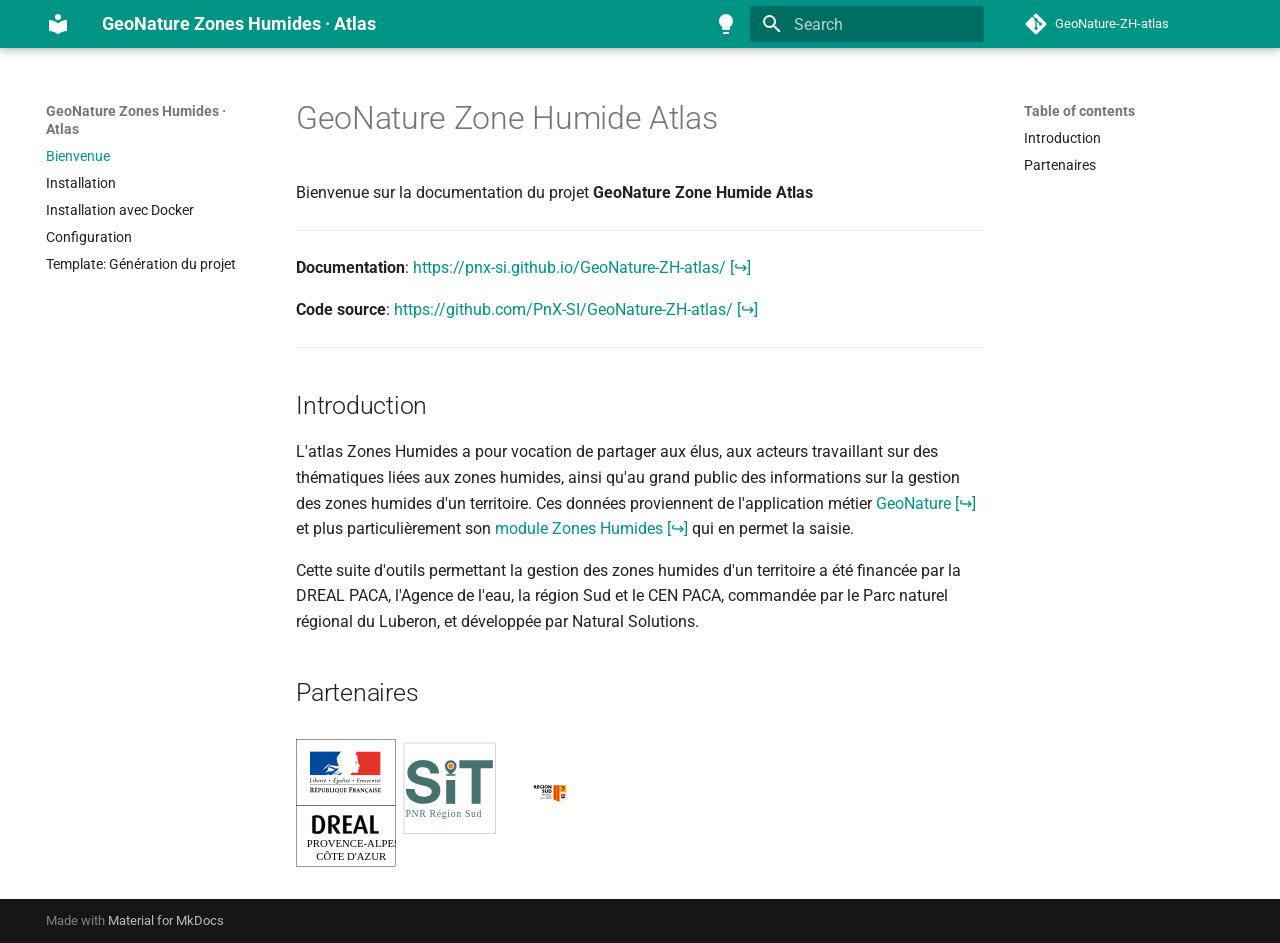
<file: index.html>
<!doctype html>
<html lang="en" class="no-js">
  <head>
    
      <meta charset="utf-8">
      <meta name="viewport" content="width=device-width,initial-scale=1">
      
      
      
      
      
        <link rel="next" href="installation/">
      
      
      <link rel="icon" href="assets/images/favicon.png">
      <meta name="generator" content="mkdocs-1.6.1, mkdocs-material-9.6.23">
    
    
      
        <title>GeoNature Zones Humides · Atlas</title>
      
    
    
      <link rel="stylesheet" href="assets/stylesheets/main.84d31ad4.min.css">
      
        
        <link rel="stylesheet" href="assets/stylesheets/palette.06af60db.min.css">
      
      


    
    
      
    
    
      
        
        
        <link rel="preconnect" href="https://fonts.gstatic.com" crossorigin>
        <link rel="stylesheet" href="https://fonts.googleapis.com/css?family=Roboto:300,300i,400,400i,700,700i%7CRoboto+Mono:400,400i,700,700i&display=fallback">
        <style>:root{--md-text-font:"Roboto";--md-code-font:"Roboto Mono"}</style>
      
    
    
      <link rel="stylesheet" href="css/termynal.css">
    
      <link rel="stylesheet" href="css/custom.css">
    
    <script>__md_scope=new URL(".",location),__md_hash=e=>[...e].reduce(((e,_)=>(e<<5)-e+_.charCodeAt(0)),0),__md_get=(e,_=localStorage,t=__md_scope)=>JSON.parse(_.getItem(t.pathname+"."+e)),__md_set=(e,_,t=localStorage,a=__md_scope)=>{try{t.setItem(a.pathname+"."+e,JSON.stringify(_))}catch(e){}}</script>
    
      

    
    
    
  </head>
  
  
    
    
      
    
    
    
    
    <body dir="ltr" data-md-color-scheme="default" data-md-color-primary="teal" data-md-color-accent="amber">
  
    
    <input class="md-toggle" data-md-toggle="drawer" type="checkbox" id="__drawer" autocomplete="off">
    <input class="md-toggle" data-md-toggle="search" type="checkbox" id="__search" autocomplete="off">
    <label class="md-overlay" for="__drawer"></label>
    <div data-md-component="skip">
      
        
        <a href="#geonature-zone-humide-atlas" class="md-skip">
          Skip to content
        </a>
      
    </div>
    <div data-md-component="announce">
      
    </div>
    
    
      

  

<header class="md-header md-header--shadow" data-md-component="header">
  <nav class="md-header__inner md-grid" aria-label="Header">
    <a href="." title="GeoNature Zones Humides · Atlas" class="md-header__button md-logo" aria-label="GeoNature Zones Humides · Atlas" data-md-component="logo">
      
  
  <svg xmlns="http://www.w3.org/2000/svg" viewBox="0 0 24 24"><path d="M12 8a3 3 0 0 0 3-3 3 3 0 0 0-3-3 3 3 0 0 0-3 3 3 3 0 0 0 3 3m0 3.54C9.64 9.35 6.5 8 3 8v11c3.5 0 6.64 1.35 9 3.54 2.36-2.19 5.5-3.54 9-3.54V8c-3.5 0-6.64 1.35-9 3.54"/></svg>

    </a>
    <label class="md-header__button md-icon" for="__drawer">
      
      <svg xmlns="http://www.w3.org/2000/svg" viewBox="0 0 24 24"><path d="M3 6h18v2H3zm0 5h18v2H3zm0 5h18v2H3z"/></svg>
    </label>
    <div class="md-header__title" data-md-component="header-title">
      <div class="md-header__ellipsis">
        <div class="md-header__topic">
          <span class="md-ellipsis">
            GeoNature Zones Humides · Atlas
          </span>
        </div>
        <div class="md-header__topic" data-md-component="header-topic">
          <span class="md-ellipsis">
            
              Bienvenue
            
          </span>
        </div>
      </div>
    </div>
    
      
        <form class="md-header__option" data-md-component="palette">
  
    
    
    
    <input class="md-option" data-md-color-media="" data-md-color-scheme="default" data-md-color-primary="teal" data-md-color-accent="amber"  aria-label="Switch to light mode"  type="radio" name="__palette" id="__palette_0">
    
      <label class="md-header__button md-icon" title="Switch to light mode" for="__palette_1" hidden>
        <svg xmlns="http://www.w3.org/2000/svg" viewBox="0 0 24 24"><path d="M12 2a7 7 0 0 0-7 7c0 2.38 1.19 4.47 3 5.74V17a1 1 0 0 0 1 1h6a1 1 0 0 0 1-1v-2.26c1.81-1.27 3-3.36 3-5.74a7 7 0 0 0-7-7M9 21a1 1 0 0 0 1 1h4a1 1 0 0 0 1-1v-1H9z"/></svg>
      </label>
    
  
    
    
    
    <input class="md-option" data-md-color-media="" data-md-color-scheme="slate" data-md-color-primary="teal" data-md-color-accent="amber"  aria-label="Switch to dark mode"  type="radio" name="__palette" id="__palette_1">
    
      <label class="md-header__button md-icon" title="Switch to dark mode" for="__palette_0" hidden>
        <svg xmlns="http://www.w3.org/2000/svg" viewBox="0 0 24 24"><path d="M12 2a7 7 0 0 1 7 7c0 2.38-1.19 4.47-3 5.74V17a1 1 0 0 1-1 1H9a1 1 0 0 1-1-1v-2.26C6.19 13.47 5 11.38 5 9a7 7 0 0 1 7-7M9 21v-1h6v1a1 1 0 0 1-1 1h-4a1 1 0 0 1-1-1m3-17a5 5 0 0 0-5 5c0 2.05 1.23 3.81 3 4.58V16h4v-2.42c1.77-.77 3-2.53 3-4.58a5 5 0 0 0-5-5"/></svg>
      </label>
    
  
</form>
      
    
    
      <script>var palette=__md_get("__palette");if(palette&&palette.color){if("(prefers-color-scheme)"===palette.color.media){var media=matchMedia("(prefers-color-scheme: light)"),input=document.querySelector(media.matches?"[data-md-color-media='(prefers-color-scheme: light)']":"[data-md-color-media='(prefers-color-scheme: dark)']");palette.color.media=input.getAttribute("data-md-color-media"),palette.color.scheme=input.getAttribute("data-md-color-scheme"),palette.color.primary=input.getAttribute("data-md-color-primary"),palette.color.accent=input.getAttribute("data-md-color-accent")}for(var[key,value]of Object.entries(palette.color))document.body.setAttribute("data-md-color-"+key,value)}</script>
    
    
    
      
      
        <label class="md-header__button md-icon" for="__search">
          
          <svg xmlns="http://www.w3.org/2000/svg" viewBox="0 0 24 24"><path d="M9.5 3A6.5 6.5 0 0 1 16 9.5c0 1.61-.59 3.09-1.56 4.23l.27.27h.79l5 5-1.5 1.5-5-5v-.79l-.27-.27A6.52 6.52 0 0 1 9.5 16 6.5 6.5 0 0 1 3 9.5 6.5 6.5 0 0 1 9.5 3m0 2C7 5 5 7 5 9.5S7 14 9.5 14 14 12 14 9.5 12 5 9.5 5"/></svg>
        </label>
        <div class="md-search" data-md-component="search" role="dialog">
  <label class="md-search__overlay" for="__search"></label>
  <div class="md-search__inner" role="search">
    <form class="md-search__form" name="search">
      <input type="text" class="md-search__input" name="query" aria-label="Search" placeholder="Search" autocapitalize="off" autocorrect="off" autocomplete="off" spellcheck="false" data-md-component="search-query" required>
      <label class="md-search__icon md-icon" for="__search">
        
        <svg xmlns="http://www.w3.org/2000/svg" viewBox="0 0 24 24"><path d="M9.5 3A6.5 6.5 0 0 1 16 9.5c0 1.61-.59 3.09-1.56 4.23l.27.27h.79l5 5-1.5 1.5-5-5v-.79l-.27-.27A6.52 6.52 0 0 1 9.5 16 6.5 6.5 0 0 1 3 9.5 6.5 6.5 0 0 1 9.5 3m0 2C7 5 5 7 5 9.5S7 14 9.5 14 14 12 14 9.5 12 5 9.5 5"/></svg>
        
        <svg xmlns="http://www.w3.org/2000/svg" viewBox="0 0 24 24"><path d="M20 11v2H8l5.5 5.5-1.42 1.42L4.16 12l7.92-7.92L13.5 5.5 8 11z"/></svg>
      </label>
      <nav class="md-search__options" aria-label="Search">
        
        <button type="reset" class="md-search__icon md-icon" title="Clear" aria-label="Clear" tabindex="-1">
          
          <svg xmlns="http://www.w3.org/2000/svg" viewBox="0 0 24 24"><path d="M19 6.41 17.59 5 12 10.59 6.41 5 5 6.41 10.59 12 5 17.59 6.41 19 12 13.41 17.59 19 19 17.59 13.41 12z"/></svg>
        </button>
      </nav>
      
        <div class="md-search__suggest" data-md-component="search-suggest"></div>
      
    </form>
    <div class="md-search__output">
      <div class="md-search__scrollwrap" tabindex="0" data-md-scrollfix>
        <div class="md-search-result" data-md-component="search-result">
          <div class="md-search-result__meta">
            Initializing search
          </div>
          <ol class="md-search-result__list" role="presentation"></ol>
        </div>
      </div>
    </div>
  </div>
</div>
      
    
    
      <div class="md-header__source">
        <a href="https://github.com/PnX-SI/GeoNature-ZH-atlas" title="Go to repository" class="md-source" data-md-component="source">
  <div class="md-source__icon md-icon">
    
    <svg xmlns="http://www.w3.org/2000/svg" viewBox="0 0 448 512"><!--! Font Awesome Free 7.1.0 by @fontawesome - https://fontawesome.com License - https://fontawesome.com/license/free (Icons: CC BY 4.0, Fonts: SIL OFL 1.1, Code: MIT License) Copyright 2025 Fonticons, Inc.--><path d="M439.6 236.1 244 40.5c-5.4-5.5-12.8-8.5-20.4-8.5s-15 3-20.4 8.4L162.5 81l51.5 51.5c27.1-9.1 52.7 16.8 43.4 43.7l49.7 49.7c34.2-11.8 61.2 31 35.5 56.7-26.5 26.5-70.2-2.9-56-37.3L240.3 199v121.9c25.3 12.5 22.3 41.8 9.1 55-6.4 6.4-15.2 10.1-24.3 10.1s-17.8-3.6-24.3-10.1c-17.6-17.6-11.1-46.9 11.2-56v-123c-20.8-8.5-24.6-30.7-18.6-45L142.6 101 8.5 235.1C3 240.6 0 247.9 0 255.5s3 15 8.5 20.4l195.6 195.7c5.4 5.4 12.7 8.4 20.4 8.4s15-3 20.4-8.4l194.7-194.7c5.4-5.4 8.4-12.8 8.4-20.4s-3-15-8.4-20.4"/></svg>
  </div>
  <div class="md-source__repository">
    GeoNature-ZH-atlas
  </div>
</a>
      </div>
    
  </nav>
  
</header>
    
    <div class="md-container" data-md-component="container">
      
      
        
          
        
      
      <main class="md-main" data-md-component="main">
        <div class="md-main__inner md-grid">
          
            
              
              <div class="md-sidebar md-sidebar--primary" data-md-component="sidebar" data-md-type="navigation" >
                <div class="md-sidebar__scrollwrap">
                  <div class="md-sidebar__inner">
                    



<nav class="md-nav md-nav--primary" aria-label="Navigation" data-md-level="0">
  <label class="md-nav__title" for="__drawer">
    <a href="." title="GeoNature Zones Humides · Atlas" class="md-nav__button md-logo" aria-label="GeoNature Zones Humides · Atlas" data-md-component="logo">
      
  
  <svg xmlns="http://www.w3.org/2000/svg" viewBox="0 0 24 24"><path d="M12 8a3 3 0 0 0 3-3 3 3 0 0 0-3-3 3 3 0 0 0-3 3 3 3 0 0 0 3 3m0 3.54C9.64 9.35 6.5 8 3 8v11c3.5 0 6.64 1.35 9 3.54 2.36-2.19 5.5-3.54 9-3.54V8c-3.5 0-6.64 1.35-9 3.54"/></svg>

    </a>
    GeoNature Zones Humides · Atlas
  </label>
  
    <div class="md-nav__source">
      <a href="https://github.com/PnX-SI/GeoNature-ZH-atlas" title="Go to repository" class="md-source" data-md-component="source">
  <div class="md-source__icon md-icon">
    
    <svg xmlns="http://www.w3.org/2000/svg" viewBox="0 0 448 512"><!--! Font Awesome Free 7.1.0 by @fontawesome - https://fontawesome.com License - https://fontawesome.com/license/free (Icons: CC BY 4.0, Fonts: SIL OFL 1.1, Code: MIT License) Copyright 2025 Fonticons, Inc.--><path d="M439.6 236.1 244 40.5c-5.4-5.5-12.8-8.5-20.4-8.5s-15 3-20.4 8.4L162.5 81l51.5 51.5c27.1-9.1 52.7 16.8 43.4 43.7l49.7 49.7c34.2-11.8 61.2 31 35.5 56.7-26.5 26.5-70.2-2.9-56-37.3L240.3 199v121.9c25.3 12.5 22.3 41.8 9.1 55-6.4 6.4-15.2 10.1-24.3 10.1s-17.8-3.6-24.3-10.1c-17.6-17.6-11.1-46.9 11.2-56v-123c-20.8-8.5-24.6-30.7-18.6-45L142.6 101 8.5 235.1C3 240.6 0 247.9 0 255.5s3 15 8.5 20.4l195.6 195.7c5.4 5.4 12.7 8.4 20.4 8.4s15-3 20.4-8.4l194.7-194.7c5.4-5.4 8.4-12.8 8.4-20.4s-3-15-8.4-20.4"/></svg>
  </div>
  <div class="md-source__repository">
    GeoNature-ZH-atlas
  </div>
</a>
    </div>
  
  <ul class="md-nav__list" data-md-scrollfix>
    
      
      
  
  
    
  
  
  
    <li class="md-nav__item md-nav__item--active">
      
      <input class="md-nav__toggle md-toggle" type="checkbox" id="__toc">
      
      
        
      
      
        <label class="md-nav__link md-nav__link--active" for="__toc">
          
  
  
  <span class="md-ellipsis">
    Bienvenue
    
  </span>
  

          <span class="md-nav__icon md-icon"></span>
        </label>
      
      <a href="." class="md-nav__link md-nav__link--active">
        
  
  
  <span class="md-ellipsis">
    Bienvenue
    
  </span>
  

      </a>
      
        

<nav class="md-nav md-nav--secondary" aria-label="Table of contents">
  
  
  
    
  
  
    <label class="md-nav__title" for="__toc">
      <span class="md-nav__icon md-icon"></span>
      Table of contents
    </label>
    <ul class="md-nav__list" data-md-component="toc" data-md-scrollfix>
      
        <li class="md-nav__item">
  <a href="#introduction" class="md-nav__link">
    <span class="md-ellipsis">
      Introduction
    </span>
  </a>
  
</li>
      
        <li class="md-nav__item">
  <a href="#partenaires" class="md-nav__link">
    <span class="md-ellipsis">
      Partenaires
    </span>
  </a>
  
</li>
      
    </ul>
  
</nav>
      
    </li>
  

    
      
      
  
  
  
  
    <li class="md-nav__item">
      <a href="installation/" class="md-nav__link">
        
  
  
  <span class="md-ellipsis">
    Installation
    
  </span>
  

      </a>
    </li>
  

    
      
      
  
  
  
  
    <li class="md-nav__item">
      <a href="installation_docker/" class="md-nav__link">
        
  
  
  <span class="md-ellipsis">
    Installation avec Docker
    
  </span>
  

      </a>
    </li>
  

    
      
      
  
  
  
  
    <li class="md-nav__item">
      <a href="configuration/" class="md-nav__link">
        
  
  
  <span class="md-ellipsis">
    Configuration
    
  </span>
  

      </a>
    </li>
  

    
      
      
  
  
  
  
    <li class="md-nav__item">
      <a href="template/" class="md-nav__link">
        
  
  
  <span class="md-ellipsis">
    Template: Génération du projet
    
  </span>
  

      </a>
    </li>
  

    
  </ul>
</nav>
                  </div>
                </div>
              </div>
            
            
              
              <div class="md-sidebar md-sidebar--secondary" data-md-component="sidebar" data-md-type="toc" >
                <div class="md-sidebar__scrollwrap">
                  <div class="md-sidebar__inner">
                    

<nav class="md-nav md-nav--secondary" aria-label="Table of contents">
  
  
  
    
  
  
    <label class="md-nav__title" for="__toc">
      <span class="md-nav__icon md-icon"></span>
      Table of contents
    </label>
    <ul class="md-nav__list" data-md-component="toc" data-md-scrollfix>
      
        <li class="md-nav__item">
  <a href="#introduction" class="md-nav__link">
    <span class="md-ellipsis">
      Introduction
    </span>
  </a>
  
</li>
      
        <li class="md-nav__item">
  <a href="#partenaires" class="md-nav__link">
    <span class="md-ellipsis">
      Partenaires
    </span>
  </a>
  
</li>
      
    </ul>
  
</nav>
                  </div>
                </div>
              </div>
            
          
          
            <div class="md-content" data-md-component="content">
              <article class="md-content__inner md-typeset">
                
                  


  
  


<h1 id="geonature-zone-humide-atlas">GeoNature Zone Humide Atlas<a class="headerlink" href="#geonature-zone-humide-atlas" title="Permanent link">&para;</a></h1>
<p>Bienvenue sur la documentation du projet <strong>GeoNature Zone Humide Atlas</strong></p>
<hr />
<p><strong>Documentation</strong>: <a class="external-link" href="https://pnx-si.github.io/GeoNature-ZH-atlas/" target="_blank">https://pnx-si.github.io/GeoNature-ZH-atlas/</a></p>
<p><strong>Code source</strong>: <a class="external-link" href="https://github.com/PnX-SI/GeoNature-ZH-atlas/" target="_blank">https://github.com/PnX-SI/GeoNature-ZH-atlas/</a></p>
<hr />
<h2 id="introduction">Introduction<a class="headerlink" href="#introduction" title="Permanent link">&para;</a></h2>
<p>L'atlas Zones Humides a pour vocation de partager aux élus, aux acteurs travaillant sur des thématiques liées aux zones humides, ainsi qu'au grand public des informations sur la gestion des zones humides d'un territoire. Ces données proviennent de l'application métier <a class="external-link" href="https://geonature.fr" target="_blank">GeoNature</a> et plus particulièrement son <a class="external-link" href="https://github.com/PnX-SI/gn_module_ZH" target="_blank">module Zones Humides</a> qui en permet la saisie.</p>
<p>Cette suite d'outils permettant la gestion des zones humides d'un territoire a été financée par la DREAL PACA, l'Agence de l'eau, la région Sud et le CEN PACA, commandée par le Parc naturel régional du Luberon, et développée par Natural Solutions.</p>
<h2 id="partenaires">Partenaires<a class="headerlink" href="#partenaires" title="Permanent link">&para;</a></h2>
<p><img alt="DREAL PACA" src="images/partenaires/dreal_paca.svg" width="100" />
<img alt="SIT" src="images/partenaires/logo_sit.svg" width="100" />
<img alt="Region Sud" src="images/partenaires/region_sud.svg" width="100" /></p>












                
              </article>
            </div>
          
          
  <script>var tabs=__md_get("__tabs");if(Array.isArray(tabs))e:for(var set of document.querySelectorAll(".tabbed-set")){var labels=set.querySelector(".tabbed-labels");for(var tab of tabs)for(var label of labels.getElementsByTagName("label"))if(label.innerText.trim()===tab){var input=document.getElementById(label.htmlFor);input.checked=!0;continue e}}</script>

<script>var target=document.getElementById(location.hash.slice(1));target&&target.name&&(target.checked=target.name.startsWith("__tabbed_"))</script>
        </div>
        
      </main>
      
        <footer class="md-footer">
  
  <div class="md-footer-meta md-typeset">
    <div class="md-footer-meta__inner md-grid">
      <div class="md-copyright">
  
  
    Made with
    <a href="https://squidfunk.github.io/mkdocs-material/" target="_blank" rel="noopener">
      Material for MkDocs
    </a>
  
</div>
      
    </div>
  </div>
</footer>
      
    </div>
    <div class="md-dialog" data-md-component="dialog">
      <div class="md-dialog__inner md-typeset"></div>
    </div>
    
    
    
      
      <script id="__config" type="application/json">{"base": ".", "features": ["search.suggest", "search.highlight", "content.tabs.link"], "search": "assets/javascripts/workers/search.973d3a69.min.js", "tags": null, "translations": {"clipboard.copied": "Copied to clipboard", "clipboard.copy": "Copy to clipboard", "search.result.more.one": "1 more on this page", "search.result.more.other": "# more on this page", "search.result.none": "No matching documents", "search.result.one": "1 matching document", "search.result.other": "# matching documents", "search.result.placeholder": "Type to start searching", "search.result.term.missing": "Missing", "select.version": "Select version"}, "version": null}</script>
    
    
      <script src="assets/javascripts/bundle.f55a23d4.min.js"></script>
      
        <script src="js/termynal.js"></script>
      
        <script src="js/custom.js"></script>
      
    
  </body>
</html>
</file>
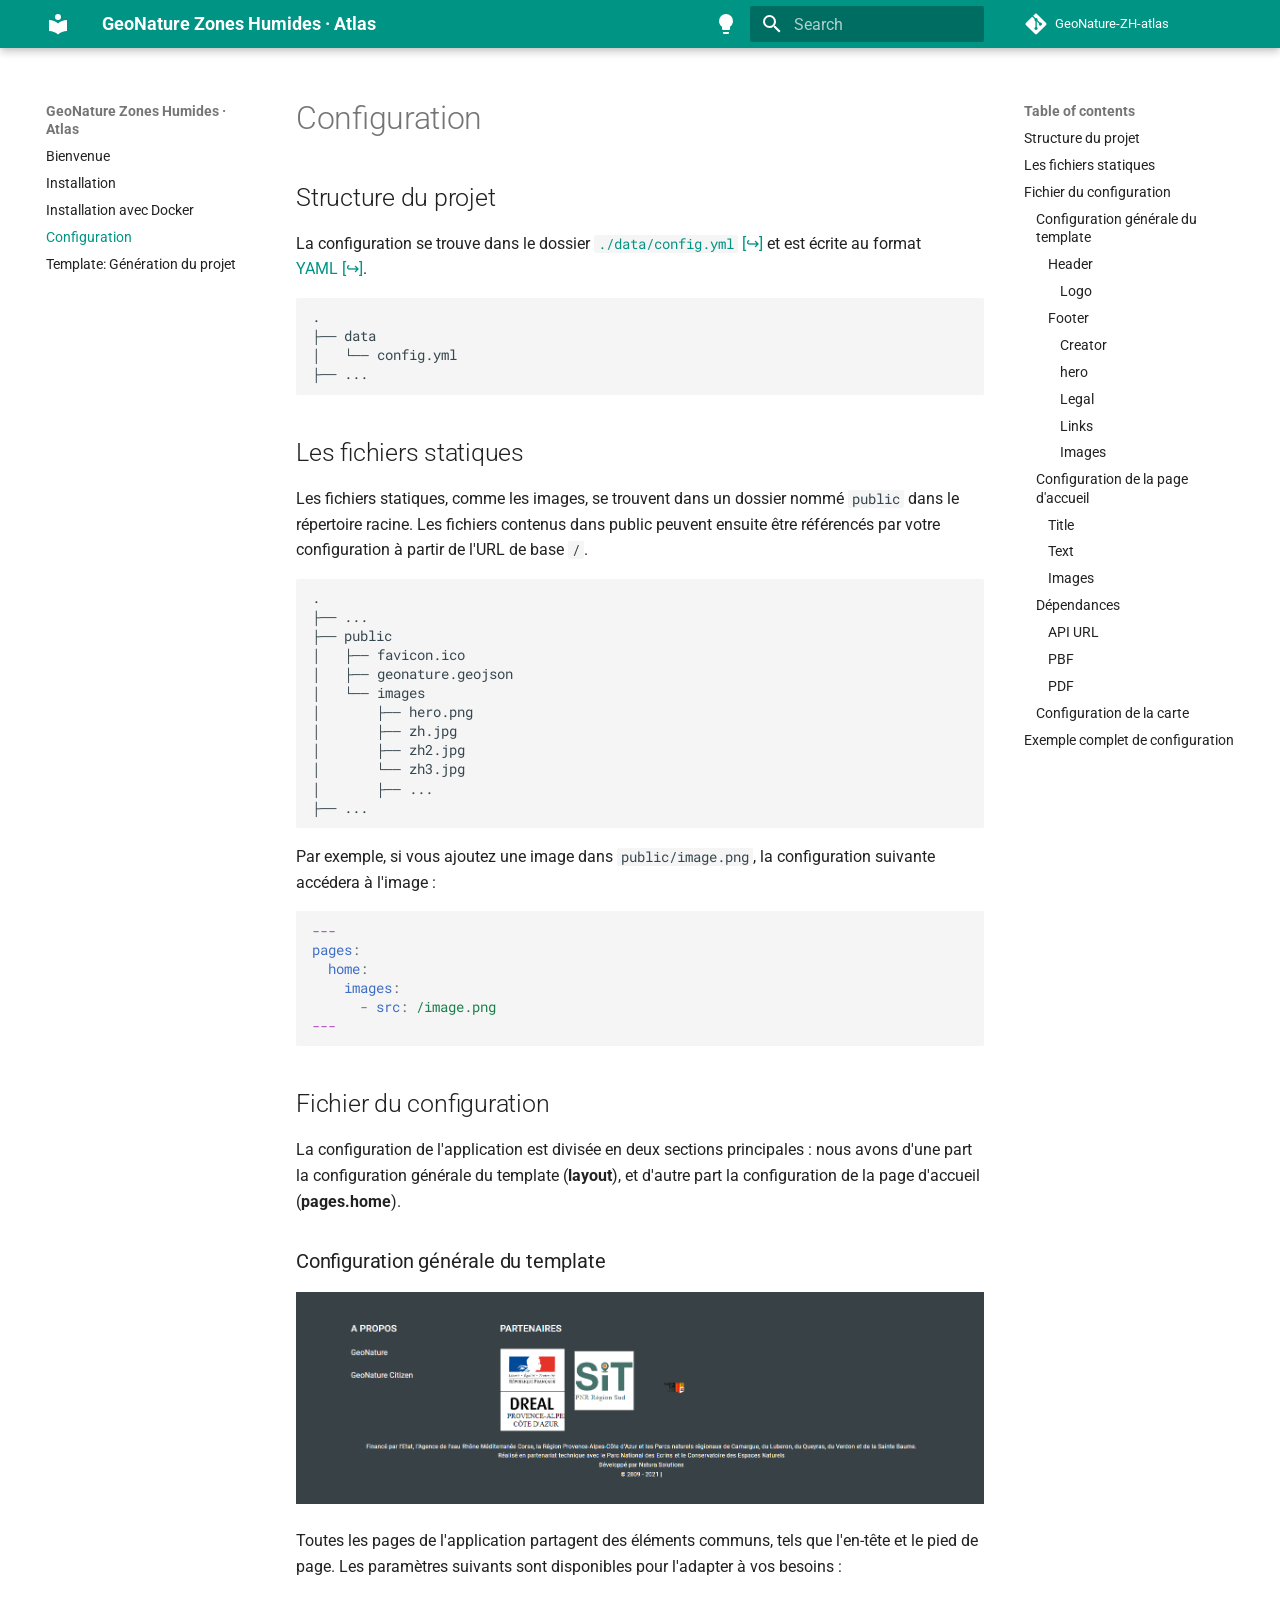
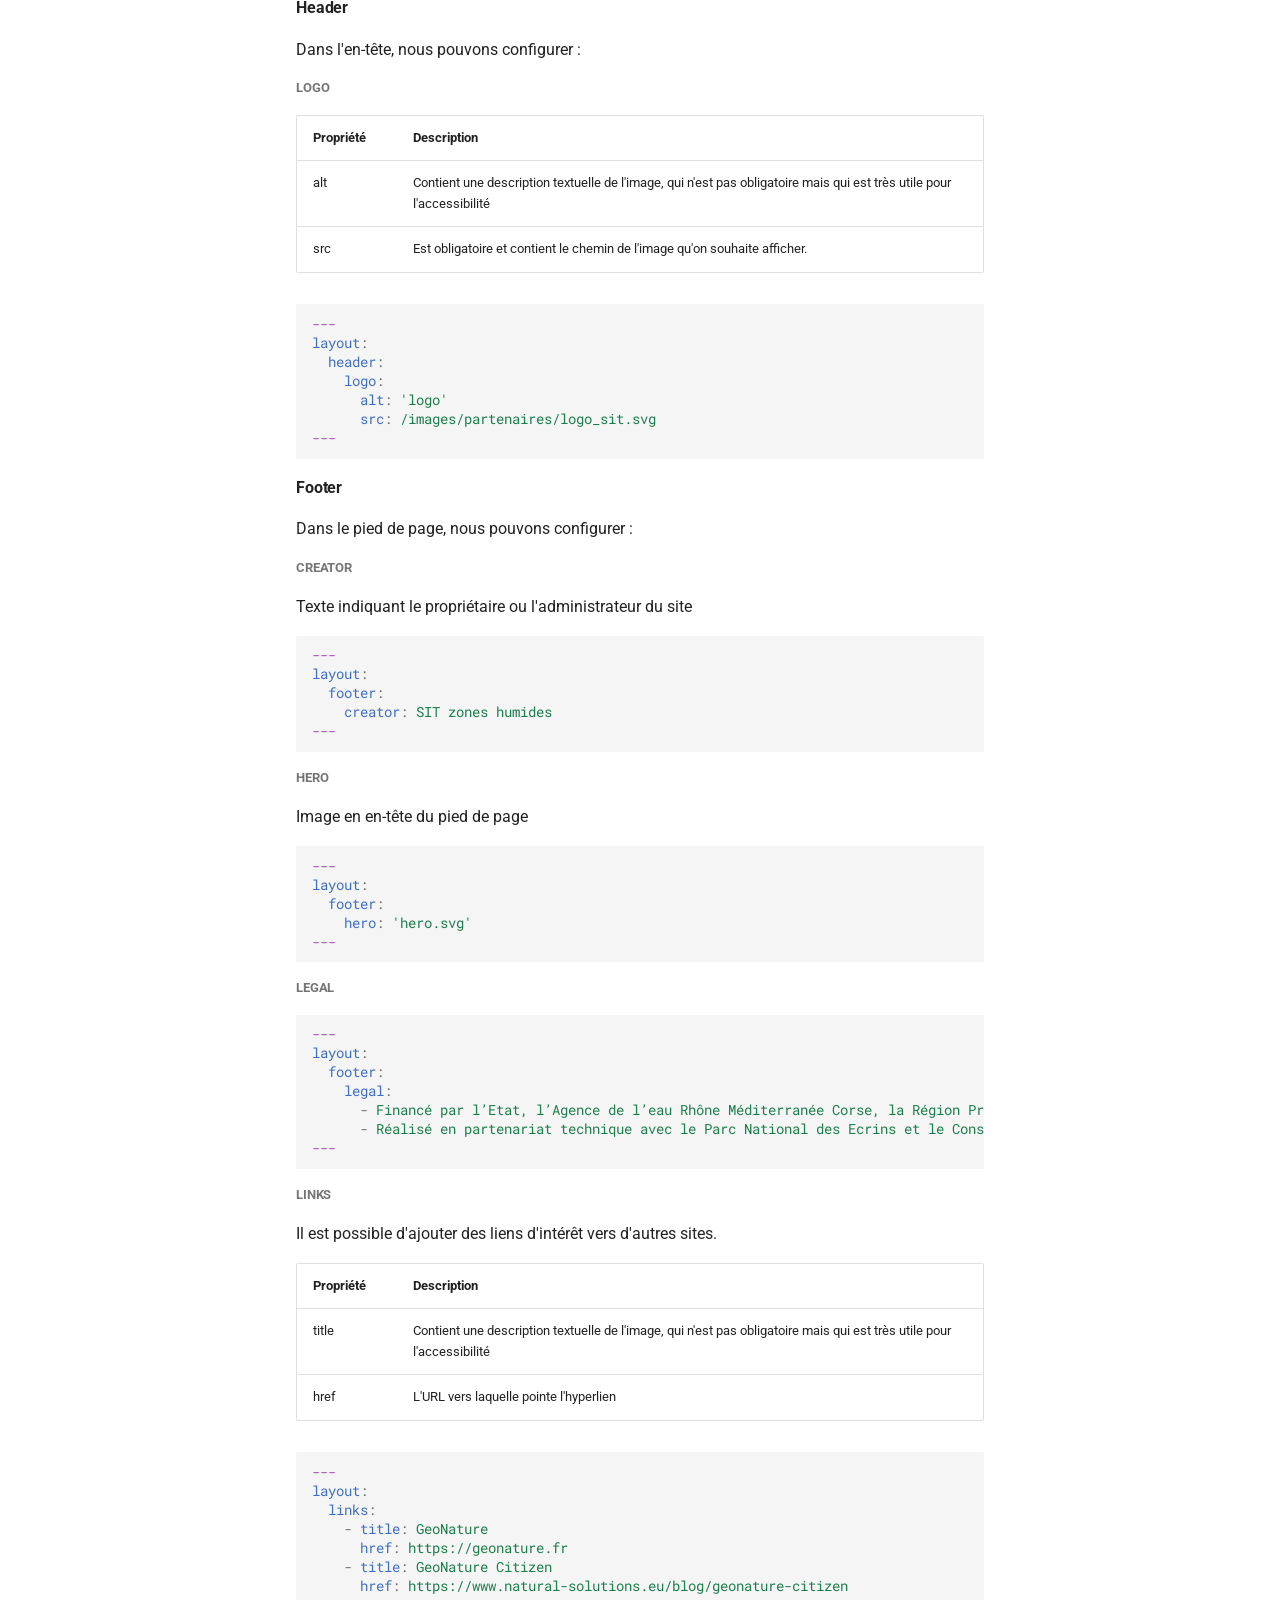
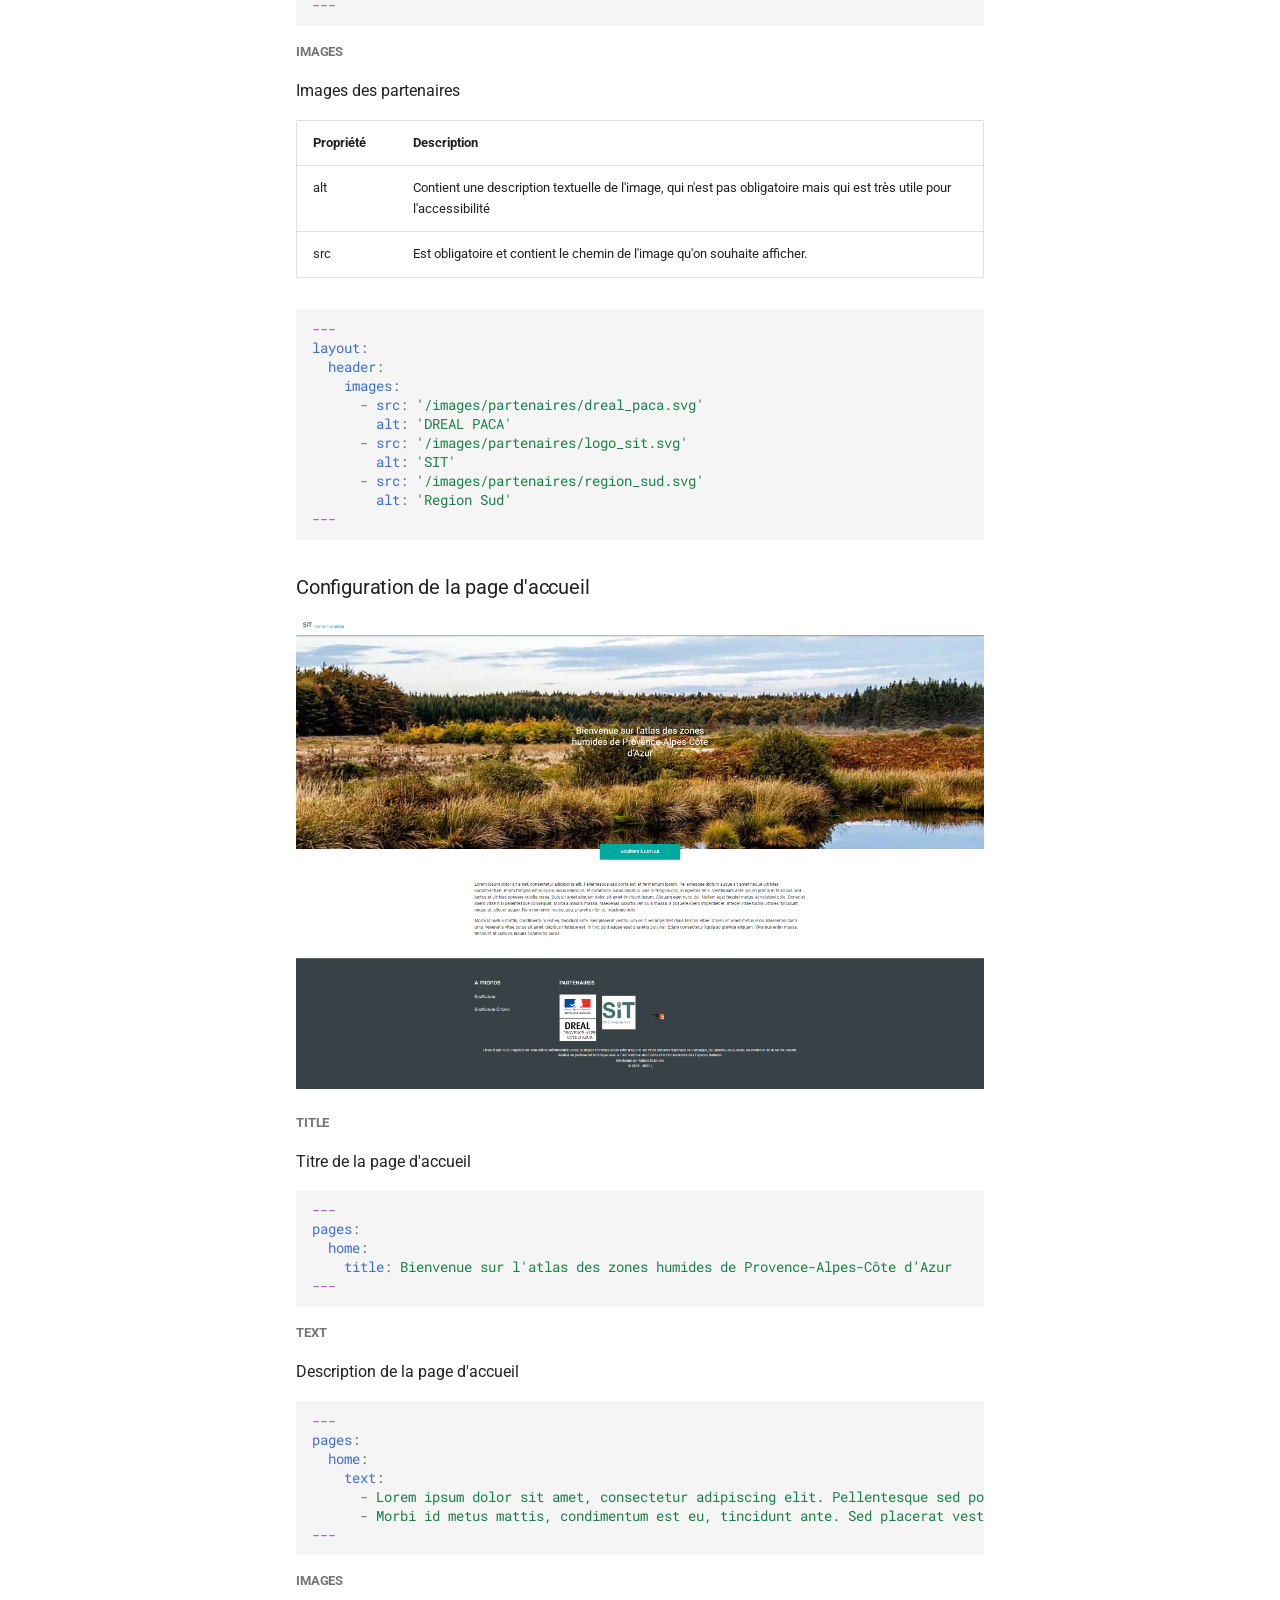
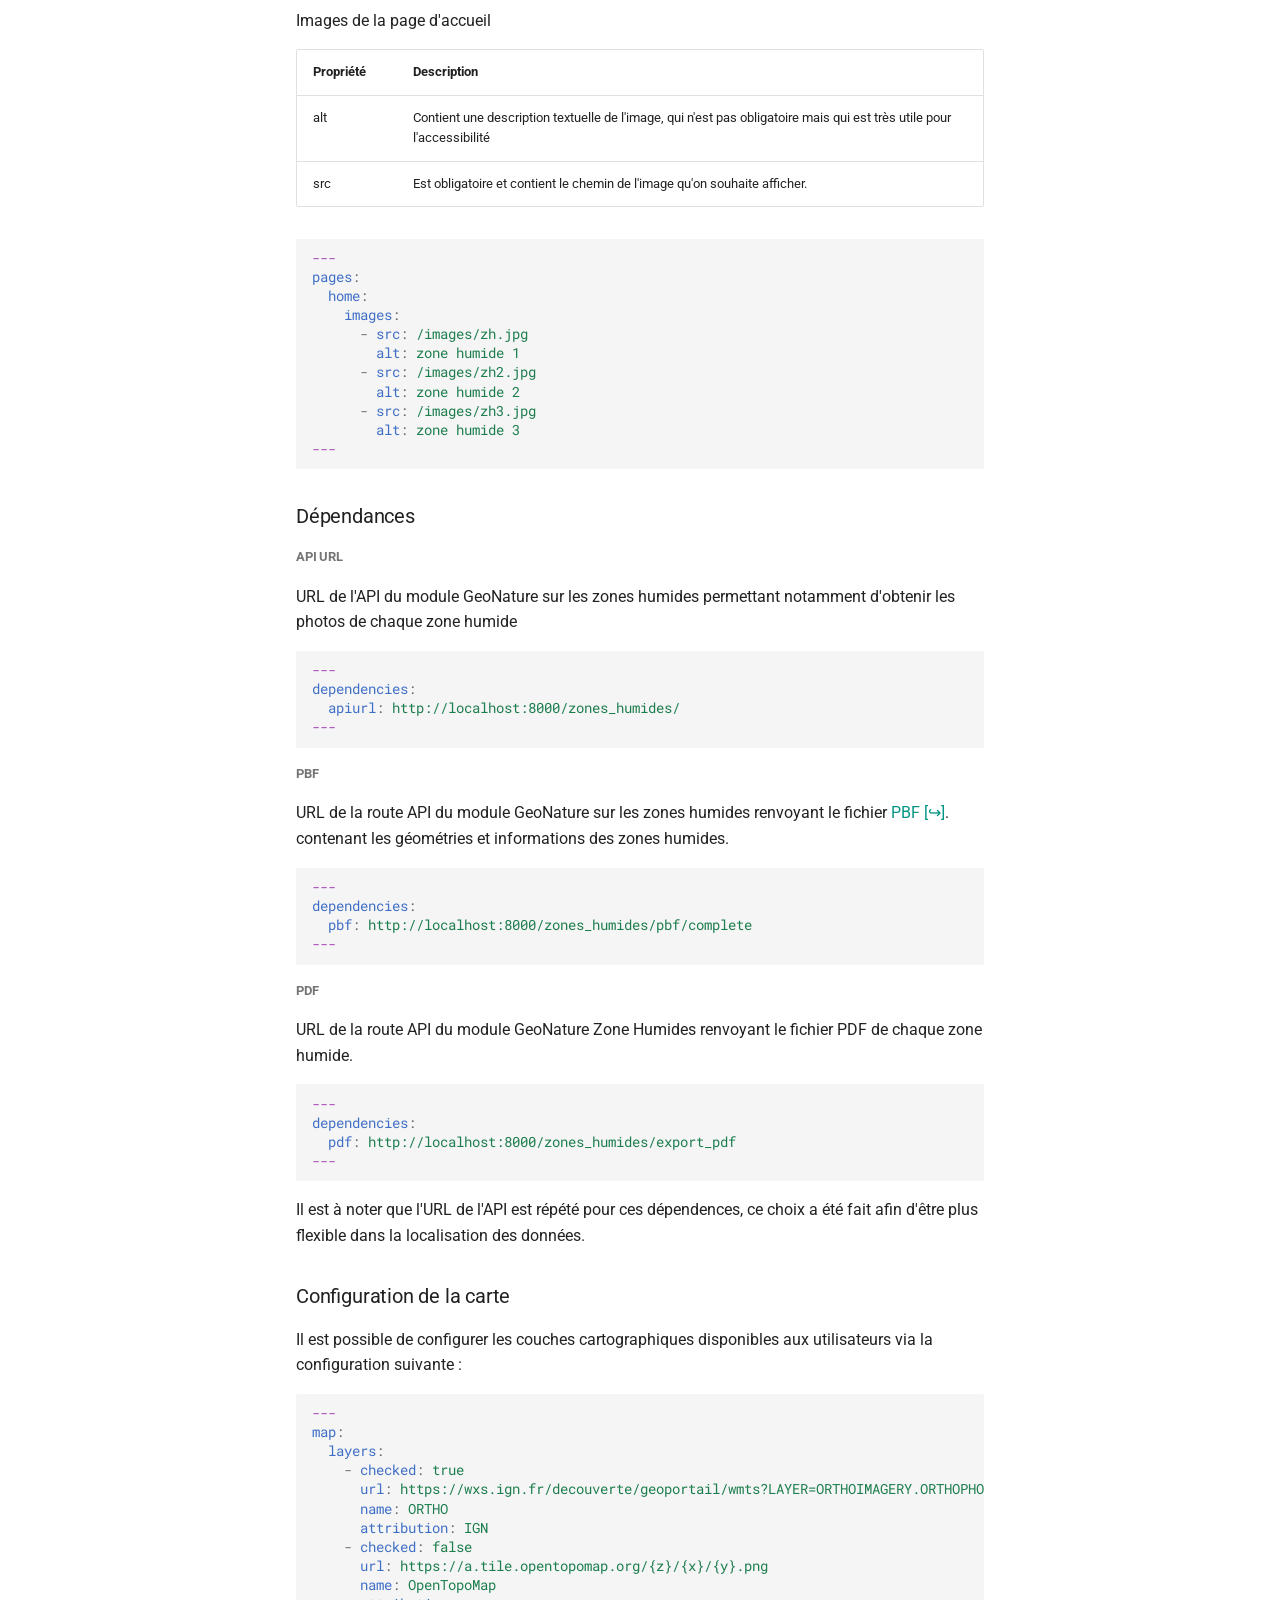
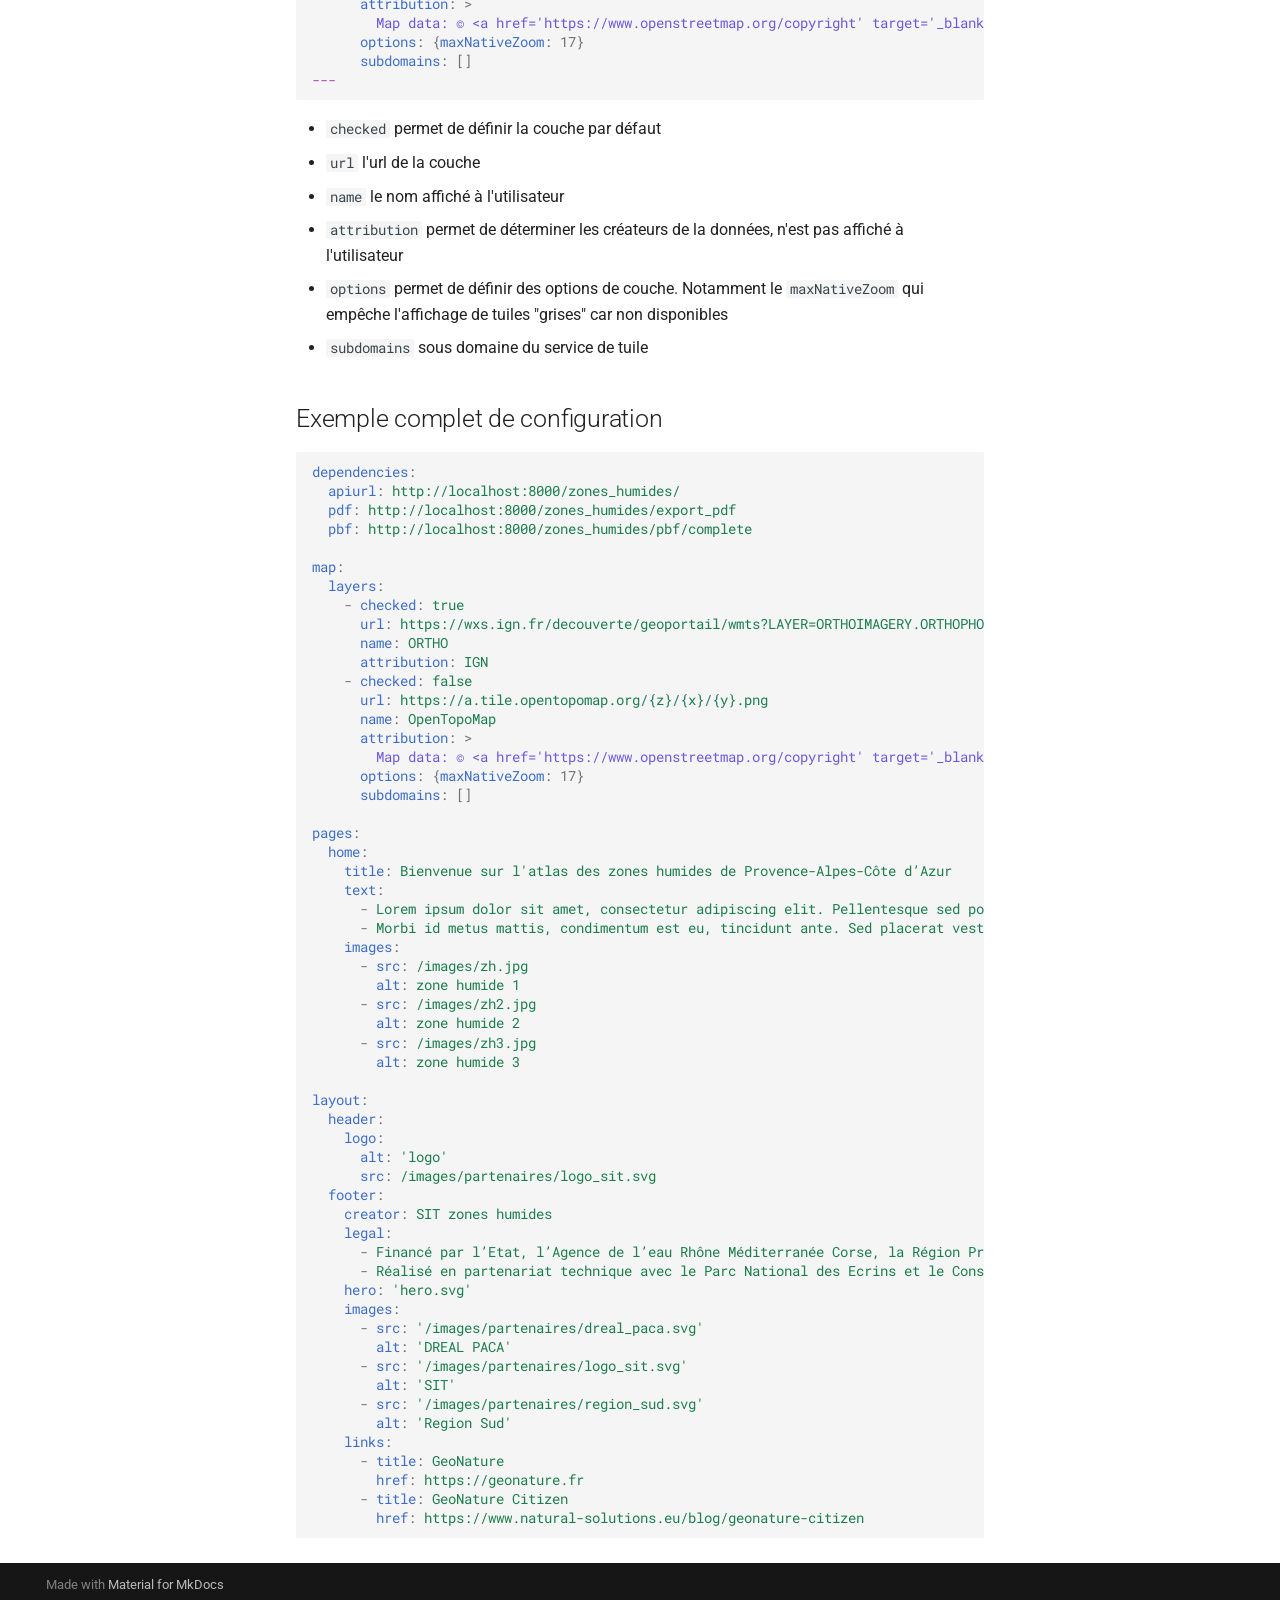
<file: configuration/index.html>
<!doctype html>
<html lang="en" class="no-js">
  <head>
    
      <meta charset="utf-8">
      <meta name="viewport" content="width=device-width,initial-scale=1">
      
      
      
      
        <link rel="prev" href="../installation_docker/">
      
      
        <link rel="next" href="../template/">
      
      
      <link rel="icon" href="../assets/images/favicon.png">
      <meta name="generator" content="mkdocs-1.6.1, mkdocs-material-9.6.23">
    
    
      
        <title>Configuration - GeoNature Zones Humides · Atlas</title>
      
    
    
      <link rel="stylesheet" href="../assets/stylesheets/main.84d31ad4.min.css">
      
        
        <link rel="stylesheet" href="../assets/stylesheets/palette.06af60db.min.css">
      
      


    
    
      
    
    
      
        
        
        <link rel="preconnect" href="https://fonts.gstatic.com" crossorigin>
        <link rel="stylesheet" href="https://fonts.googleapis.com/css?family=Roboto:300,300i,400,400i,700,700i%7CRoboto+Mono:400,400i,700,700i&display=fallback">
        <style>:root{--md-text-font:"Roboto";--md-code-font:"Roboto Mono"}</style>
      
    
    
      <link rel="stylesheet" href="../css/termynal.css">
    
      <link rel="stylesheet" href="../css/custom.css">
    
    <script>__md_scope=new URL("..",location),__md_hash=e=>[...e].reduce(((e,_)=>(e<<5)-e+_.charCodeAt(0)),0),__md_get=(e,_=localStorage,t=__md_scope)=>JSON.parse(_.getItem(t.pathname+"."+e)),__md_set=(e,_,t=localStorage,a=__md_scope)=>{try{t.setItem(a.pathname+"."+e,JSON.stringify(_))}catch(e){}}</script>
    
      

    
    
    
  </head>
  
  
    
    
      
    
    
    
    
    <body dir="ltr" data-md-color-scheme="default" data-md-color-primary="teal" data-md-color-accent="amber">
  
    
    <input class="md-toggle" data-md-toggle="drawer" type="checkbox" id="__drawer" autocomplete="off">
    <input class="md-toggle" data-md-toggle="search" type="checkbox" id="__search" autocomplete="off">
    <label class="md-overlay" for="__drawer"></label>
    <div data-md-component="skip">
      
        
        <a href="#structure-du-projet" class="md-skip">
          Skip to content
        </a>
      
    </div>
    <div data-md-component="announce">
      
    </div>
    
    
      

  

<header class="md-header md-header--shadow" data-md-component="header">
  <nav class="md-header__inner md-grid" aria-label="Header">
    <a href=".." title="GeoNature Zones Humides · Atlas" class="md-header__button md-logo" aria-label="GeoNature Zones Humides · Atlas" data-md-component="logo">
      
  
  <svg xmlns="http://www.w3.org/2000/svg" viewBox="0 0 24 24"><path d="M12 8a3 3 0 0 0 3-3 3 3 0 0 0-3-3 3 3 0 0 0-3 3 3 3 0 0 0 3 3m0 3.54C9.64 9.35 6.5 8 3 8v11c3.5 0 6.64 1.35 9 3.54 2.36-2.19 5.5-3.54 9-3.54V8c-3.5 0-6.64 1.35-9 3.54"/></svg>

    </a>
    <label class="md-header__button md-icon" for="__drawer">
      
      <svg xmlns="http://www.w3.org/2000/svg" viewBox="0 0 24 24"><path d="M3 6h18v2H3zm0 5h18v2H3zm0 5h18v2H3z"/></svg>
    </label>
    <div class="md-header__title" data-md-component="header-title">
      <div class="md-header__ellipsis">
        <div class="md-header__topic">
          <span class="md-ellipsis">
            GeoNature Zones Humides · Atlas
          </span>
        </div>
        <div class="md-header__topic" data-md-component="header-topic">
          <span class="md-ellipsis">
            
              Configuration
            
          </span>
        </div>
      </div>
    </div>
    
      
        <form class="md-header__option" data-md-component="palette">
  
    
    
    
    <input class="md-option" data-md-color-media="" data-md-color-scheme="default" data-md-color-primary="teal" data-md-color-accent="amber"  aria-label="Switch to light mode"  type="radio" name="__palette" id="__palette_0">
    
      <label class="md-header__button md-icon" title="Switch to light mode" for="__palette_1" hidden>
        <svg xmlns="http://www.w3.org/2000/svg" viewBox="0 0 24 24"><path d="M12 2a7 7 0 0 0-7 7c0 2.38 1.19 4.47 3 5.74V17a1 1 0 0 0 1 1h6a1 1 0 0 0 1-1v-2.26c1.81-1.27 3-3.36 3-5.74a7 7 0 0 0-7-7M9 21a1 1 0 0 0 1 1h4a1 1 0 0 0 1-1v-1H9z"/></svg>
      </label>
    
  
    
    
    
    <input class="md-option" data-md-color-media="" data-md-color-scheme="slate" data-md-color-primary="teal" data-md-color-accent="amber"  aria-label="Switch to dark mode"  type="radio" name="__palette" id="__palette_1">
    
      <label class="md-header__button md-icon" title="Switch to dark mode" for="__palette_0" hidden>
        <svg xmlns="http://www.w3.org/2000/svg" viewBox="0 0 24 24"><path d="M12 2a7 7 0 0 1 7 7c0 2.38-1.19 4.47-3 5.74V17a1 1 0 0 1-1 1H9a1 1 0 0 1-1-1v-2.26C6.19 13.47 5 11.38 5 9a7 7 0 0 1 7-7M9 21v-1h6v1a1 1 0 0 1-1 1h-4a1 1 0 0 1-1-1m3-17a5 5 0 0 0-5 5c0 2.05 1.23 3.81 3 4.58V16h4v-2.42c1.77-.77 3-2.53 3-4.58a5 5 0 0 0-5-5"/></svg>
      </label>
    
  
</form>
      
    
    
      <script>var palette=__md_get("__palette");if(palette&&palette.color){if("(prefers-color-scheme)"===palette.color.media){var media=matchMedia("(prefers-color-scheme: light)"),input=document.querySelector(media.matches?"[data-md-color-media='(prefers-color-scheme: light)']":"[data-md-color-media='(prefers-color-scheme: dark)']");palette.color.media=input.getAttribute("data-md-color-media"),palette.color.scheme=input.getAttribute("data-md-color-scheme"),palette.color.primary=input.getAttribute("data-md-color-primary"),palette.color.accent=input.getAttribute("data-md-color-accent")}for(var[key,value]of Object.entries(palette.color))document.body.setAttribute("data-md-color-"+key,value)}</script>
    
    
    
      
      
        <label class="md-header__button md-icon" for="__search">
          
          <svg xmlns="http://www.w3.org/2000/svg" viewBox="0 0 24 24"><path d="M9.5 3A6.5 6.5 0 0 1 16 9.5c0 1.61-.59 3.09-1.56 4.23l.27.27h.79l5 5-1.5 1.5-5-5v-.79l-.27-.27A6.52 6.52 0 0 1 9.5 16 6.5 6.5 0 0 1 3 9.5 6.5 6.5 0 0 1 9.5 3m0 2C7 5 5 7 5 9.5S7 14 9.5 14 14 12 14 9.5 12 5 9.5 5"/></svg>
        </label>
        <div class="md-search" data-md-component="search" role="dialog">
  <label class="md-search__overlay" for="__search"></label>
  <div class="md-search__inner" role="search">
    <form class="md-search__form" name="search">
      <input type="text" class="md-search__input" name="query" aria-label="Search" placeholder="Search" autocapitalize="off" autocorrect="off" autocomplete="off" spellcheck="false" data-md-component="search-query" required>
      <label class="md-search__icon md-icon" for="__search">
        
        <svg xmlns="http://www.w3.org/2000/svg" viewBox="0 0 24 24"><path d="M9.5 3A6.5 6.5 0 0 1 16 9.5c0 1.61-.59 3.09-1.56 4.23l.27.27h.79l5 5-1.5 1.5-5-5v-.79l-.27-.27A6.52 6.52 0 0 1 9.5 16 6.5 6.5 0 0 1 3 9.5 6.5 6.5 0 0 1 9.5 3m0 2C7 5 5 7 5 9.5S7 14 9.5 14 14 12 14 9.5 12 5 9.5 5"/></svg>
        
        <svg xmlns="http://www.w3.org/2000/svg" viewBox="0 0 24 24"><path d="M20 11v2H8l5.5 5.5-1.42 1.42L4.16 12l7.92-7.92L13.5 5.5 8 11z"/></svg>
      </label>
      <nav class="md-search__options" aria-label="Search">
        
        <button type="reset" class="md-search__icon md-icon" title="Clear" aria-label="Clear" tabindex="-1">
          
          <svg xmlns="http://www.w3.org/2000/svg" viewBox="0 0 24 24"><path d="M19 6.41 17.59 5 12 10.59 6.41 5 5 6.41 10.59 12 5 17.59 6.41 19 12 13.41 17.59 19 19 17.59 13.41 12z"/></svg>
        </button>
      </nav>
      
        <div class="md-search__suggest" data-md-component="search-suggest"></div>
      
    </form>
    <div class="md-search__output">
      <div class="md-search__scrollwrap" tabindex="0" data-md-scrollfix>
        <div class="md-search-result" data-md-component="search-result">
          <div class="md-search-result__meta">
            Initializing search
          </div>
          <ol class="md-search-result__list" role="presentation"></ol>
        </div>
      </div>
    </div>
  </div>
</div>
      
    
    
      <div class="md-header__source">
        <a href="https://github.com/PnX-SI/GeoNature-ZH-atlas" title="Go to repository" class="md-source" data-md-component="source">
  <div class="md-source__icon md-icon">
    
    <svg xmlns="http://www.w3.org/2000/svg" viewBox="0 0 448 512"><!--! Font Awesome Free 7.1.0 by @fontawesome - https://fontawesome.com License - https://fontawesome.com/license/free (Icons: CC BY 4.0, Fonts: SIL OFL 1.1, Code: MIT License) Copyright 2025 Fonticons, Inc.--><path d="M439.6 236.1 244 40.5c-5.4-5.5-12.8-8.5-20.4-8.5s-15 3-20.4 8.4L162.5 81l51.5 51.5c27.1-9.1 52.7 16.8 43.4 43.7l49.7 49.7c34.2-11.8 61.2 31 35.5 56.7-26.5 26.5-70.2-2.9-56-37.3L240.3 199v121.9c25.3 12.5 22.3 41.8 9.1 55-6.4 6.4-15.2 10.1-24.3 10.1s-17.8-3.6-24.3-10.1c-17.6-17.6-11.1-46.9 11.2-56v-123c-20.8-8.5-24.6-30.7-18.6-45L142.6 101 8.5 235.1C3 240.6 0 247.9 0 255.5s3 15 8.5 20.4l195.6 195.7c5.4 5.4 12.7 8.4 20.4 8.4s15-3 20.4-8.4l194.7-194.7c5.4-5.4 8.4-12.8 8.4-20.4s-3-15-8.4-20.4"/></svg>
  </div>
  <div class="md-source__repository">
    GeoNature-ZH-atlas
  </div>
</a>
      </div>
    
  </nav>
  
</header>
    
    <div class="md-container" data-md-component="container">
      
      
        
          
        
      
      <main class="md-main" data-md-component="main">
        <div class="md-main__inner md-grid">
          
            
              
              <div class="md-sidebar md-sidebar--primary" data-md-component="sidebar" data-md-type="navigation" >
                <div class="md-sidebar__scrollwrap">
                  <div class="md-sidebar__inner">
                    



<nav class="md-nav md-nav--primary" aria-label="Navigation" data-md-level="0">
  <label class="md-nav__title" for="__drawer">
    <a href=".." title="GeoNature Zones Humides · Atlas" class="md-nav__button md-logo" aria-label="GeoNature Zones Humides · Atlas" data-md-component="logo">
      
  
  <svg xmlns="http://www.w3.org/2000/svg" viewBox="0 0 24 24"><path d="M12 8a3 3 0 0 0 3-3 3 3 0 0 0-3-3 3 3 0 0 0-3 3 3 3 0 0 0 3 3m0 3.54C9.64 9.35 6.5 8 3 8v11c3.5 0 6.64 1.35 9 3.54 2.36-2.19 5.5-3.54 9-3.54V8c-3.5 0-6.64 1.35-9 3.54"/></svg>

    </a>
    GeoNature Zones Humides · Atlas
  </label>
  
    <div class="md-nav__source">
      <a href="https://github.com/PnX-SI/GeoNature-ZH-atlas" title="Go to repository" class="md-source" data-md-component="source">
  <div class="md-source__icon md-icon">
    
    <svg xmlns="http://www.w3.org/2000/svg" viewBox="0 0 448 512"><!--! Font Awesome Free 7.1.0 by @fontawesome - https://fontawesome.com License - https://fontawesome.com/license/free (Icons: CC BY 4.0, Fonts: SIL OFL 1.1, Code: MIT License) Copyright 2025 Fonticons, Inc.--><path d="M439.6 236.1 244 40.5c-5.4-5.5-12.8-8.5-20.4-8.5s-15 3-20.4 8.4L162.5 81l51.5 51.5c27.1-9.1 52.7 16.8 43.4 43.7l49.7 49.7c34.2-11.8 61.2 31 35.5 56.7-26.5 26.5-70.2-2.9-56-37.3L240.3 199v121.9c25.3 12.5 22.3 41.8 9.1 55-6.4 6.4-15.2 10.1-24.3 10.1s-17.8-3.6-24.3-10.1c-17.6-17.6-11.1-46.9 11.2-56v-123c-20.8-8.5-24.6-30.7-18.6-45L142.6 101 8.5 235.1C3 240.6 0 247.9 0 255.5s3 15 8.5 20.4l195.6 195.7c5.4 5.4 12.7 8.4 20.4 8.4s15-3 20.4-8.4l194.7-194.7c5.4-5.4 8.4-12.8 8.4-20.4s-3-15-8.4-20.4"/></svg>
  </div>
  <div class="md-source__repository">
    GeoNature-ZH-atlas
  </div>
</a>
    </div>
  
  <ul class="md-nav__list" data-md-scrollfix>
    
      
      
  
  
  
  
    <li class="md-nav__item">
      <a href=".." class="md-nav__link">
        
  
  
  <span class="md-ellipsis">
    Bienvenue
    
  </span>
  

      </a>
    </li>
  

    
      
      
  
  
  
  
    <li class="md-nav__item">
      <a href="../installation/" class="md-nav__link">
        
  
  
  <span class="md-ellipsis">
    Installation
    
  </span>
  

      </a>
    </li>
  

    
      
      
  
  
  
  
    <li class="md-nav__item">
      <a href="../installation_docker/" class="md-nav__link">
        
  
  
  <span class="md-ellipsis">
    Installation avec Docker
    
  </span>
  

      </a>
    </li>
  

    
      
      
  
  
    
  
  
  
    <li class="md-nav__item md-nav__item--active">
      
      <input class="md-nav__toggle md-toggle" type="checkbox" id="__toc">
      
      
      
        <label class="md-nav__link md-nav__link--active" for="__toc">
          
  
  
  <span class="md-ellipsis">
    Configuration
    
  </span>
  

          <span class="md-nav__icon md-icon"></span>
        </label>
      
      <a href="./" class="md-nav__link md-nav__link--active">
        
  
  
  <span class="md-ellipsis">
    Configuration
    
  </span>
  

      </a>
      
        

<nav class="md-nav md-nav--secondary" aria-label="Table of contents">
  
  
  
  
    <label class="md-nav__title" for="__toc">
      <span class="md-nav__icon md-icon"></span>
      Table of contents
    </label>
    <ul class="md-nav__list" data-md-component="toc" data-md-scrollfix>
      
        <li class="md-nav__item">
  <a href="#structure-du-projet" class="md-nav__link">
    <span class="md-ellipsis">
      Structure du projet
    </span>
  </a>
  
</li>
      
        <li class="md-nav__item">
  <a href="#les-fichiers-statiques" class="md-nav__link">
    <span class="md-ellipsis">
      Les fichiers statiques
    </span>
  </a>
  
</li>
      
        <li class="md-nav__item">
  <a href="#fichier-du-configuration" class="md-nav__link">
    <span class="md-ellipsis">
      Fichier du configuration
    </span>
  </a>
  
    <nav class="md-nav" aria-label="Fichier du configuration">
      <ul class="md-nav__list">
        
          <li class="md-nav__item">
  <a href="#configuration-generale-du-template" class="md-nav__link">
    <span class="md-ellipsis">
      Configuration générale du template
    </span>
  </a>
  
    <nav class="md-nav" aria-label="Configuration générale du template">
      <ul class="md-nav__list">
        
          <li class="md-nav__item">
  <a href="#header" class="md-nav__link">
    <span class="md-ellipsis">
      Header
    </span>
  </a>
  
    <nav class="md-nav" aria-label="Header">
      <ul class="md-nav__list">
        
          <li class="md-nav__item">
  <a href="#logo" class="md-nav__link">
    <span class="md-ellipsis">
      Logo
    </span>
  </a>
  
</li>
        
      </ul>
    </nav>
  
</li>
        
          <li class="md-nav__item">
  <a href="#footer" class="md-nav__link">
    <span class="md-ellipsis">
      Footer
    </span>
  </a>
  
    <nav class="md-nav" aria-label="Footer">
      <ul class="md-nav__list">
        
          <li class="md-nav__item">
  <a href="#creator" class="md-nav__link">
    <span class="md-ellipsis">
      Creator
    </span>
  </a>
  
</li>
        
          <li class="md-nav__item">
  <a href="#hero" class="md-nav__link">
    <span class="md-ellipsis">
      hero
    </span>
  </a>
  
</li>
        
          <li class="md-nav__item">
  <a href="#legal" class="md-nav__link">
    <span class="md-ellipsis">
      Legal
    </span>
  </a>
  
</li>
        
          <li class="md-nav__item">
  <a href="#links" class="md-nav__link">
    <span class="md-ellipsis">
      Links
    </span>
  </a>
  
</li>
        
          <li class="md-nav__item">
  <a href="#images" class="md-nav__link">
    <span class="md-ellipsis">
      Images
    </span>
  </a>
  
</li>
        
      </ul>
    </nav>
  
</li>
        
      </ul>
    </nav>
  
</li>
        
          <li class="md-nav__item">
  <a href="#configuration-de-la-page-daccueil" class="md-nav__link">
    <span class="md-ellipsis">
      Configuration de la page d'accueil
    </span>
  </a>
  
    <nav class="md-nav" aria-label="Configuration de la page d&#39;accueil">
      <ul class="md-nav__list">
        
          <li class="md-nav__item">
  <a href="#title" class="md-nav__link">
    <span class="md-ellipsis">
      Title
    </span>
  </a>
  
</li>
        
          <li class="md-nav__item">
  <a href="#text" class="md-nav__link">
    <span class="md-ellipsis">
      Text
    </span>
  </a>
  
</li>
        
          <li class="md-nav__item">
  <a href="#images_1" class="md-nav__link">
    <span class="md-ellipsis">
      Images
    </span>
  </a>
  
</li>
        
      </ul>
    </nav>
  
</li>
        
          <li class="md-nav__item">
  <a href="#dependances" class="md-nav__link">
    <span class="md-ellipsis">
      Dépendances
    </span>
  </a>
  
    <nav class="md-nav" aria-label="Dépendances">
      <ul class="md-nav__list">
        
          <li class="md-nav__item">
  <a href="#api-url" class="md-nav__link">
    <span class="md-ellipsis">
      API URL
    </span>
  </a>
  
</li>
        
          <li class="md-nav__item">
  <a href="#pbf" class="md-nav__link">
    <span class="md-ellipsis">
      PBF
    </span>
  </a>
  
</li>
        
          <li class="md-nav__item">
  <a href="#pdf" class="md-nav__link">
    <span class="md-ellipsis">
      PDF
    </span>
  </a>
  
</li>
        
      </ul>
    </nav>
  
</li>
        
          <li class="md-nav__item">
  <a href="#configuration-de-la-carte" class="md-nav__link">
    <span class="md-ellipsis">
      Configuration de la carte
    </span>
  </a>
  
</li>
        
      </ul>
    </nav>
  
</li>
      
        <li class="md-nav__item">
  <a href="#exemple-complet-de-configuration" class="md-nav__link">
    <span class="md-ellipsis">
      Exemple complet de configuration
    </span>
  </a>
  
</li>
      
    </ul>
  
</nav>
      
    </li>
  

    
      
      
  
  
  
  
    <li class="md-nav__item">
      <a href="../template/" class="md-nav__link">
        
  
  
  <span class="md-ellipsis">
    Template: Génération du projet
    
  </span>
  

      </a>
    </li>
  

    
  </ul>
</nav>
                  </div>
                </div>
              </div>
            
            
              
              <div class="md-sidebar md-sidebar--secondary" data-md-component="sidebar" data-md-type="toc" >
                <div class="md-sidebar__scrollwrap">
                  <div class="md-sidebar__inner">
                    

<nav class="md-nav md-nav--secondary" aria-label="Table of contents">
  
  
  
  
    <label class="md-nav__title" for="__toc">
      <span class="md-nav__icon md-icon"></span>
      Table of contents
    </label>
    <ul class="md-nav__list" data-md-component="toc" data-md-scrollfix>
      
        <li class="md-nav__item">
  <a href="#structure-du-projet" class="md-nav__link">
    <span class="md-ellipsis">
      Structure du projet
    </span>
  </a>
  
</li>
      
        <li class="md-nav__item">
  <a href="#les-fichiers-statiques" class="md-nav__link">
    <span class="md-ellipsis">
      Les fichiers statiques
    </span>
  </a>
  
</li>
      
        <li class="md-nav__item">
  <a href="#fichier-du-configuration" class="md-nav__link">
    <span class="md-ellipsis">
      Fichier du configuration
    </span>
  </a>
  
    <nav class="md-nav" aria-label="Fichier du configuration">
      <ul class="md-nav__list">
        
          <li class="md-nav__item">
  <a href="#configuration-generale-du-template" class="md-nav__link">
    <span class="md-ellipsis">
      Configuration générale du template
    </span>
  </a>
  
    <nav class="md-nav" aria-label="Configuration générale du template">
      <ul class="md-nav__list">
        
          <li class="md-nav__item">
  <a href="#header" class="md-nav__link">
    <span class="md-ellipsis">
      Header
    </span>
  </a>
  
    <nav class="md-nav" aria-label="Header">
      <ul class="md-nav__list">
        
          <li class="md-nav__item">
  <a href="#logo" class="md-nav__link">
    <span class="md-ellipsis">
      Logo
    </span>
  </a>
  
</li>
        
      </ul>
    </nav>
  
</li>
        
          <li class="md-nav__item">
  <a href="#footer" class="md-nav__link">
    <span class="md-ellipsis">
      Footer
    </span>
  </a>
  
    <nav class="md-nav" aria-label="Footer">
      <ul class="md-nav__list">
        
          <li class="md-nav__item">
  <a href="#creator" class="md-nav__link">
    <span class="md-ellipsis">
      Creator
    </span>
  </a>
  
</li>
        
          <li class="md-nav__item">
  <a href="#hero" class="md-nav__link">
    <span class="md-ellipsis">
      hero
    </span>
  </a>
  
</li>
        
          <li class="md-nav__item">
  <a href="#legal" class="md-nav__link">
    <span class="md-ellipsis">
      Legal
    </span>
  </a>
  
</li>
        
          <li class="md-nav__item">
  <a href="#links" class="md-nav__link">
    <span class="md-ellipsis">
      Links
    </span>
  </a>
  
</li>
        
          <li class="md-nav__item">
  <a href="#images" class="md-nav__link">
    <span class="md-ellipsis">
      Images
    </span>
  </a>
  
</li>
        
      </ul>
    </nav>
  
</li>
        
      </ul>
    </nav>
  
</li>
        
          <li class="md-nav__item">
  <a href="#configuration-de-la-page-daccueil" class="md-nav__link">
    <span class="md-ellipsis">
      Configuration de la page d'accueil
    </span>
  </a>
  
    <nav class="md-nav" aria-label="Configuration de la page d&#39;accueil">
      <ul class="md-nav__list">
        
          <li class="md-nav__item">
  <a href="#title" class="md-nav__link">
    <span class="md-ellipsis">
      Title
    </span>
  </a>
  
</li>
        
          <li class="md-nav__item">
  <a href="#text" class="md-nav__link">
    <span class="md-ellipsis">
      Text
    </span>
  </a>
  
</li>
        
          <li class="md-nav__item">
  <a href="#images_1" class="md-nav__link">
    <span class="md-ellipsis">
      Images
    </span>
  </a>
  
</li>
        
      </ul>
    </nav>
  
</li>
        
          <li class="md-nav__item">
  <a href="#dependances" class="md-nav__link">
    <span class="md-ellipsis">
      Dépendances
    </span>
  </a>
  
    <nav class="md-nav" aria-label="Dépendances">
      <ul class="md-nav__list">
        
          <li class="md-nav__item">
  <a href="#api-url" class="md-nav__link">
    <span class="md-ellipsis">
      API URL
    </span>
  </a>
  
</li>
        
          <li class="md-nav__item">
  <a href="#pbf" class="md-nav__link">
    <span class="md-ellipsis">
      PBF
    </span>
  </a>
  
</li>
        
          <li class="md-nav__item">
  <a href="#pdf" class="md-nav__link">
    <span class="md-ellipsis">
      PDF
    </span>
  </a>
  
</li>
        
      </ul>
    </nav>
  
</li>
        
          <li class="md-nav__item">
  <a href="#configuration-de-la-carte" class="md-nav__link">
    <span class="md-ellipsis">
      Configuration de la carte
    </span>
  </a>
  
</li>
        
      </ul>
    </nav>
  
</li>
      
        <li class="md-nav__item">
  <a href="#exemple-complet-de-configuration" class="md-nav__link">
    <span class="md-ellipsis">
      Exemple complet de configuration
    </span>
  </a>
  
</li>
      
    </ul>
  
</nav>
                  </div>
                </div>
              </div>
            
          
          
            <div class="md-content" data-md-component="content">
              <article class="md-content__inner md-typeset">
                
                  


  
  


  <h1>Configuration</h1>

<h2 id="structure-du-projet">Structure du projet<a class="headerlink" href="#structure-du-projet" title="Permanent link">&para;</a></h2>
<p>La configuration se trouve dans le dossier <a class="external-link" href="https://github.com/PnX-SI/GeoNature-ZH-atlas/blob/main/data/config.yml" target="_blank"><code>./data/config.yml</code></a> et est écrite au format <a class="external-link" href="https://fr.wikipedia.org/wiki/YAML" target="_blank">YAML</a>.</p>
<div class="highlight"><pre><span></span><code>.
├──<span class="w"> </span>data
│<span class="w">   </span>└──<span class="w"> </span>config.yml
├──<span class="w"> </span>...
</code></pre></div>
<h2 id="les-fichiers-statiques">Les fichiers statiques<a class="headerlink" href="#les-fichiers-statiques" title="Permanent link">&para;</a></h2>
<p>Les fichiers statiques, comme les images, se trouvent dans un dossier nommé <code>public</code> dans le répertoire racine. Les fichiers contenus dans public peuvent ensuite être référencés par votre configuration à partir de l'URL de base <code>/</code>.</p>
<div class="highlight"><pre><span></span><code>.
├──<span class="w"> </span>...
├──<span class="w"> </span>public
│<span class="w">   </span>├──<span class="w"> </span>favicon.ico
│<span class="w">   </span>├──<span class="w"> </span>geonature.geojson
│<span class="w">   </span>└──<span class="w"> </span>images
│<span class="w">       </span>├──<span class="w"> </span>hero.png
│<span class="w">       </span>├──<span class="w"> </span>zh.jpg
│<span class="w">       </span>├──<span class="w"> </span>zh2.jpg
│<span class="w">       </span>└──<span class="w"> </span>zh3.jpg
│<span class="w">       </span>├──<span class="w"> </span>...
├──<span class="w"> </span>...
</code></pre></div>
<p>Par exemple, si vous ajoutez une image dans <code>public/image.png</code>, la configuration suivante accédera à l'image :</p>
<div class="highlight"><pre><span></span><code><span class="nn">---</span>
<span class="nt">pages</span><span class="p">:</span>
<span class="w">  </span><span class="nt">home</span><span class="p">:</span>
<span class="w">    </span><span class="nt">images</span><span class="p">:</span>
<span class="w">      </span><span class="p p-Indicator">-</span><span class="w"> </span><span class="nt">src</span><span class="p">:</span><span class="w"> </span><span class="l l-Scalar l-Scalar-Plain">/image.png</span>
<span class="nn">---</span>
</code></pre></div>
<h2 id="fichier-du-configuration">Fichier du configuration<a class="headerlink" href="#fichier-du-configuration" title="Permanent link">&para;</a></h2>
<p>La configuration de l'application est divisée en deux sections principales : nous avons d'une part la configuration générale du template (<strong>layout</strong>), et d'autre part la configuration de la page d'accueil (<strong>pages.home</strong>).</p>
<h3 id="configuration-generale-du-template">Configuration générale du template<a class="headerlink" href="#configuration-generale-du-template" title="Permanent link">&para;</a></h3>
<p><img alt="image" src="../images/footer.png" /></p>
<p>Toutes les pages de l'application partagent des éléments communs, tels que l'en-tête et le pied de page. Les paramètres suivants sont disponibles pour l'adapter à vos besoins :</p>
<h4 id="header">Header<a class="headerlink" href="#header" title="Permanent link">&para;</a></h4>
<p>Dans l'en-tête, nous pouvons configurer :</p>
<h5 id="logo">Logo<a class="headerlink" href="#logo" title="Permanent link">&para;</a></h5>
<table>
<thead>
<tr>
<th>Propriété</th>
<th>Description</th>
</tr>
</thead>
<tbody>
<tr>
<td>alt</td>
<td>Contient une description textuelle de l'image, qui n'est pas obligatoire mais qui est très utile pour l'accessibilité</td>
</tr>
<tr>
<td>src</td>
<td>Est obligatoire et contient le chemin de l'image qu'on souhaite afficher.</td>
</tr>
</tbody>
</table>
<div class="highlight"><pre><span></span><code><span class="nn">---</span>
<span class="nt">layout</span><span class="p">:</span>
<span class="w">  </span><span class="nt">header</span><span class="p">:</span>
<span class="w">    </span><span class="nt">logo</span><span class="p">:</span>
<span class="w">      </span><span class="nt">alt</span><span class="p">:</span><span class="w"> </span><span class="s">&#39;logo&#39;</span>
<span class="w">      </span><span class="nt">src</span><span class="p">:</span><span class="w"> </span><span class="l l-Scalar l-Scalar-Plain">/images/partenaires/logo_sit.svg</span>
<span class="nn">---</span>
</code></pre></div>
<h4 id="footer">Footer<a class="headerlink" href="#footer" title="Permanent link">&para;</a></h4>
<p>Dans le pied de page, nous pouvons configurer :</p>
<h5 id="creator">Creator<a class="headerlink" href="#creator" title="Permanent link">&para;</a></h5>
<p>Texte indiquant le propriétaire ou l'administrateur du site</p>
<div class="highlight"><pre><span></span><code><span class="nn">---</span>
<span class="nt">layout</span><span class="p">:</span>
<span class="w">  </span><span class="nt">footer</span><span class="p">:</span>
<span class="w">    </span><span class="nt">creator</span><span class="p">:</span><span class="w"> </span><span class="l l-Scalar l-Scalar-Plain">SIT zones humides</span>
<span class="nn">---</span>
</code></pre></div>
<h5 id="hero">hero<a class="headerlink" href="#hero" title="Permanent link">&para;</a></h5>
<p>Image en en-tête du pied de page</p>
<div class="highlight"><pre><span></span><code><span class="nn">---</span>
<span class="nt">layout</span><span class="p">:</span>
<span class="w">  </span><span class="nt">footer</span><span class="p">:</span>
<span class="w">    </span><span class="nt">hero</span><span class="p">:</span><span class="w"> </span><span class="s">&#39;hero.svg&#39;</span>
<span class="nn">---</span>
</code></pre></div>
<h5 id="legal">Legal<a class="headerlink" href="#legal" title="Permanent link">&para;</a></h5>
<div class="highlight"><pre><span></span><code><span class="nn">---</span>
<span class="nt">layout</span><span class="p">:</span>
<span class="w">  </span><span class="nt">footer</span><span class="p">:</span>
<span class="w">    </span><span class="nt">legal</span><span class="p">:</span>
<span class="w">      </span><span class="p p-Indicator">-</span><span class="w"> </span><span class="l l-Scalar l-Scalar-Plain">Financé par l’Etat, l’Agence de l’eau Rhône Méditerranée Corse, la Région Provence-Alpes-Côte d’Azur et les Parcs naturels régionaux de Camargue, du Luberon, du Queyras, du Verdon et de la Sainte Baume.</span>
<span class="w">      </span><span class="p p-Indicator">-</span><span class="w"> </span><span class="l l-Scalar l-Scalar-Plain">Réalisé en partenariat technique avec le Parc National des Ecrins et le Conservatoire des Espaces Naturels</span>
<span class="nn">---</span>
</code></pre></div>
<h5 id="links">Links<a class="headerlink" href="#links" title="Permanent link">&para;</a></h5>
<p>Il est possible d'ajouter des liens d'intérêt vers d'autres sites.</p>
<table>
<thead>
<tr>
<th>Propriété</th>
<th>Description</th>
</tr>
</thead>
<tbody>
<tr>
<td>title</td>
<td>Contient une description textuelle de l'image, qui n'est pas obligatoire mais qui est très utile pour l'accessibilité</td>
</tr>
<tr>
<td>href</td>
<td>L'URL vers laquelle pointe l'hyperlien</td>
</tr>
</tbody>
</table>
<div class="highlight"><pre><span></span><code><span class="nn">---</span>
<span class="nt">layout</span><span class="p">:</span>
<span class="w">  </span><span class="nt">links</span><span class="p">:</span>
<span class="w">    </span><span class="p p-Indicator">-</span><span class="w"> </span><span class="nt">title</span><span class="p">:</span><span class="w"> </span><span class="l l-Scalar l-Scalar-Plain">GeoNature</span>
<span class="w">      </span><span class="nt">href</span><span class="p">:</span><span class="w"> </span><span class="l l-Scalar l-Scalar-Plain">https://geonature.fr</span>
<span class="w">    </span><span class="p p-Indicator">-</span><span class="w"> </span><span class="nt">title</span><span class="p">:</span><span class="w"> </span><span class="l l-Scalar l-Scalar-Plain">GeoNature Citizen</span>
<span class="w">      </span><span class="nt">href</span><span class="p">:</span><span class="w"> </span><span class="l l-Scalar l-Scalar-Plain">https://www.natural-solutions.eu/blog/geonature-citizen</span>
<span class="nn">---</span>
</code></pre></div>
<h5 id="images">Images<a class="headerlink" href="#images" title="Permanent link">&para;</a></h5>
<p>Images des partenaires</p>
<table>
<thead>
<tr>
<th>Propriété</th>
<th>Description</th>
</tr>
</thead>
<tbody>
<tr>
<td>alt</td>
<td>Contient une description textuelle de l'image, qui n'est pas obligatoire mais qui est très utile pour l'accessibilité</td>
</tr>
<tr>
<td>src</td>
<td>Est obligatoire et contient le chemin de l'image qu'on souhaite afficher.</td>
</tr>
</tbody>
</table>
<div class="highlight"><pre><span></span><code><span class="nn">---</span>
<span class="nt">layout</span><span class="p">:</span>
<span class="w">  </span><span class="nt">header</span><span class="p">:</span>
<span class="w">    </span><span class="nt">images</span><span class="p">:</span>
<span class="w">      </span><span class="p p-Indicator">-</span><span class="w"> </span><span class="nt">src</span><span class="p">:</span><span class="w"> </span><span class="s">&#39;/images/partenaires/dreal_paca.svg&#39;</span>
<span class="w">        </span><span class="nt">alt</span><span class="p">:</span><span class="w"> </span><span class="s">&#39;DREAL</span><span class="nv"> </span><span class="s">PACA&#39;</span>
<span class="w">      </span><span class="p p-Indicator">-</span><span class="w"> </span><span class="nt">src</span><span class="p">:</span><span class="w"> </span><span class="s">&#39;/images/partenaires/logo_sit.svg&#39;</span>
<span class="w">        </span><span class="nt">alt</span><span class="p">:</span><span class="w"> </span><span class="s">&#39;SIT&#39;</span>
<span class="w">      </span><span class="p p-Indicator">-</span><span class="w"> </span><span class="nt">src</span><span class="p">:</span><span class="w"> </span><span class="s">&#39;/images/partenaires/region_sud.svg&#39;</span>
<span class="w">        </span><span class="nt">alt</span><span class="p">:</span><span class="w"> </span><span class="s">&#39;Region</span><span class="nv"> </span><span class="s">Sud&#39;</span>
<span class="nn">---</span>
</code></pre></div>
<h3 id="configuration-de-la-page-daccueil">Configuration de la page d'accueil<a class="headerlink" href="#configuration-de-la-page-daccueil" title="Permanent link">&para;</a></h3>
<p><img alt="image" src="../images/home.png" /></p>
<h5 id="title">Title<a class="headerlink" href="#title" title="Permanent link">&para;</a></h5>
<p>Titre de la page d'accueil</p>
<div class="highlight"><pre><span></span><code><span class="nn">---</span>
<span class="nt">pages</span><span class="p">:</span>
<span class="w">  </span><span class="nt">home</span><span class="p">:</span>
<span class="w">    </span><span class="nt">title</span><span class="p">:</span><span class="w"> </span><span class="l l-Scalar l-Scalar-Plain">Bienvenue sur l&#39;atlas des zones humides de Provence-Alpes-Côte d’Azur</span>
<span class="nn">---</span>
</code></pre></div>
<h5 id="text">Text<a class="headerlink" href="#text" title="Permanent link">&para;</a></h5>
<p>Description de la page d'accueil</p>
<div class="highlight"><pre><span></span><code><span class="nn">---</span>
<span class="nt">pages</span><span class="p">:</span>
<span class="w">  </span><span class="nt">home</span><span class="p">:</span>
<span class="w">    </span><span class="nt">text</span><span class="p">:</span>
<span class="w">      </span><span class="p p-Indicator">-</span><span class="w"> </span><span class="l l-Scalar l-Scalar-Plain">Lorem ipsum dolor sit amet, consectetur adipiscing elit. Pellentesque sed porta est, et fermentum ipsum. Pellentesque dictum augue sit amet neque ultricies condimentum. Etiam fringilla est aliquam lacus interdum, et commodo purus dapibus. Sed in fringilla orci, in egestas felis. Vestibulum ante ipsum primis in faucibus orci luctus et ultrices posuere cubilia curae; Duis sit amet aliquam dolor, sit amet tincidunt ipsum. Aliquam eget nunc dui. Nullam eget feugiat metus, et volutpat odio. Donec et libero vitae nisl pellentesque consequat. Morbi a mauris massa. Maecenas lobortis vehicula massa, a posuere libero imperdiet et. Integer vitae turpis ultrices, tincidunt neque at, aliquet augue. Nam non enim malesuada, pharetra nibh ut, maximus odio.</span>
<span class="w">      </span><span class="p p-Indicator">-</span><span class="w"> </span><span class="l l-Scalar l-Scalar-Plain">Morbi id metus mattis, condimentum est eu, tincidunt ante. Sed placerat vestibulum velit, vel imperdiet risus tempor vitae. Donec sit amet metus eros. Maecenas diam urna, venenatis vitae purus sit amet, dapibus tristique est. In tincidunt augue eget pharetra pulvinar. Etiam consectetur ligula ac gravida aliquam. Vivamus enim massa, tincidunt at justo id, iaculis commodo purus.</span>
<span class="nn">---</span>
</code></pre></div>
<h5 id="images_1">Images<a class="headerlink" href="#images_1" title="Permanent link">&para;</a></h5>
<p>Images de la page d'accueil</p>
<table>
<thead>
<tr>
<th>Propriété</th>
<th>Description</th>
</tr>
</thead>
<tbody>
<tr>
<td>alt</td>
<td>Contient une description textuelle de l'image, qui n'est pas obligatoire mais qui est très utile pour l'accessibilité</td>
</tr>
<tr>
<td>src</td>
<td>Est obligatoire et contient le chemin de l'image qu'on souhaite afficher.</td>
</tr>
</tbody>
</table>
<div class="highlight"><pre><span></span><code><span class="nn">---</span>
<span class="nt">pages</span><span class="p">:</span>
<span class="w">  </span><span class="nt">home</span><span class="p">:</span>
<span class="w">    </span><span class="nt">images</span><span class="p">:</span>
<span class="w">      </span><span class="p p-Indicator">-</span><span class="w"> </span><span class="nt">src</span><span class="p">:</span><span class="w"> </span><span class="l l-Scalar l-Scalar-Plain">/images/zh.jpg</span>
<span class="w">        </span><span class="nt">alt</span><span class="p">:</span><span class="w"> </span><span class="l l-Scalar l-Scalar-Plain">zone humide 1</span>
<span class="w">      </span><span class="p p-Indicator">-</span><span class="w"> </span><span class="nt">src</span><span class="p">:</span><span class="w"> </span><span class="l l-Scalar l-Scalar-Plain">/images/zh2.jpg</span>
<span class="w">        </span><span class="nt">alt</span><span class="p">:</span><span class="w"> </span><span class="l l-Scalar l-Scalar-Plain">zone humide 2</span>
<span class="w">      </span><span class="p p-Indicator">-</span><span class="w"> </span><span class="nt">src</span><span class="p">:</span><span class="w"> </span><span class="l l-Scalar l-Scalar-Plain">/images/zh3.jpg</span>
<span class="w">        </span><span class="nt">alt</span><span class="p">:</span><span class="w"> </span><span class="l l-Scalar l-Scalar-Plain">zone humide 3</span>
<span class="nn">---</span>
</code></pre></div>
<h3 id="dependances">Dépendances<a class="headerlink" href="#dependances" title="Permanent link">&para;</a></h3>
<h5 id="api-url">API URL<a class="headerlink" href="#api-url" title="Permanent link">&para;</a></h5>
<p>URL de l'API du module GeoNature sur les zones humides permettant 
notamment d'obtenir les photos de chaque zone humide</p>
<div class="highlight"><pre><span></span><code><span class="nn">---</span>
<span class="nt">dependencies</span><span class="p">:</span>
<span class="w">  </span><span class="nt">apiurl</span><span class="p">:</span><span class="w"> </span><span class="l l-Scalar l-Scalar-Plain">http://localhost:8000/zones_humides/</span>
<span class="nn">---</span>
</code></pre></div>
<h5 id="pbf">PBF<a class="headerlink" href="#pbf" title="Permanent link">&para;</a></h5>
<p>URL de la route API du module GeoNature sur les zones humides renvoyant le 
fichier <a class="external-link" href="https://wiki.openstreetmap.org/wiki/PBF_Format" target="_blank">PBF</a>. contenant les 
géométries et informations des zones humides.</p>
<div class="highlight"><pre><span></span><code><span class="nn">---</span>
<span class="nt">dependencies</span><span class="p">:</span>
<span class="w">  </span><span class="nt">pbf</span><span class="p">:</span><span class="w"> </span><span class="l l-Scalar l-Scalar-Plain">http://localhost:8000/zones_humides/pbf/complete</span>
<span class="nn">---</span>
</code></pre></div>
<h5 id="pdf">PDF<a class="headerlink" href="#pdf" title="Permanent link">&para;</a></h5>
<p>URL de la route API du module GeoNature Zone Humides renvoyant le fichier
PDF de chaque zone humide.</p>
<div class="highlight"><pre><span></span><code><span class="nn">---</span>
<span class="nt">dependencies</span><span class="p">:</span>
<span class="w">  </span><span class="nt">pdf</span><span class="p">:</span><span class="w"> </span><span class="l l-Scalar l-Scalar-Plain">http://localhost:8000/zones_humides/export_pdf</span>
<span class="nn">---</span>
</code></pre></div>
<p>Il est à noter que l'URL de l'API est répété pour ces dépendences, ce 
choix a été fait afin d'être plus flexible dans la localisation des 
données.</p>
<h3 id="configuration-de-la-carte">Configuration de la carte<a class="headerlink" href="#configuration-de-la-carte" title="Permanent link">&para;</a></h3>
<p>Il est possible de configurer les couches cartographiques disponibles aux
utilisateurs via la configuration suivante :</p>
<div class="highlight"><pre><span></span><code><span class="nn">---</span>
<span class="nt">map</span><span class="p">:</span>
<span class="w">  </span><span class="nt">layers</span><span class="p">:</span>
<span class="w">    </span><span class="p p-Indicator">-</span><span class="w"> </span><span class="nt">checked</span><span class="p">:</span><span class="w"> </span><span class="l l-Scalar l-Scalar-Plain">true</span>
<span class="w">      </span><span class="nt">url</span><span class="p">:</span><span class="w"> </span><span class="l l-Scalar l-Scalar-Plain">https://wxs.ign.fr/decouverte/geoportail/wmts?LAYER=ORTHOIMAGERY.ORTHOPHOTOS&amp;EXCEPTIONS=text/xml&amp;FORMAT=image/jpeg&amp;SERVICE=WMTS&amp;VERSION=1.0.0&amp;REQUEST=GetTile&amp;STYLE=normal&amp;TILEMATRIXSET=PM&amp;TILEMATRIX={z}&amp;TILEROW={y}&amp;TILECOL={x}</span>
<span class="w">      </span><span class="nt">name</span><span class="p">:</span><span class="w"> </span><span class="l l-Scalar l-Scalar-Plain">ORTHO</span>
<span class="w">      </span><span class="nt">attribution</span><span class="p">:</span><span class="w"> </span><span class="l l-Scalar l-Scalar-Plain">IGN</span>
<span class="w">    </span><span class="p p-Indicator">-</span><span class="w"> </span><span class="nt">checked</span><span class="p">:</span><span class="w"> </span><span class="l l-Scalar l-Scalar-Plain">false</span>
<span class="w">      </span><span class="nt">url</span><span class="p">:</span><span class="w"> </span><span class="l l-Scalar l-Scalar-Plain">https://a.tile.opentopomap.org/{z}/{x}/{y}.png</span>
<span class="w">      </span><span class="nt">name</span><span class="p">:</span><span class="w"> </span><span class="l l-Scalar l-Scalar-Plain">OpenTopoMap</span>
<span class="w">      </span><span class="nt">attribution</span><span class="p">:</span><span class="w"> </span><span class="p p-Indicator">&gt;</span><span class="w"> </span>
<span class="w">        </span><span class="no">Map data: © &lt;a href=&#39;https://www.openstreetmap.org/copyright&#39; target=&#39;_blank&#39;&gt;OpenStreetMap contributors&lt;/a&gt;, SRTM | Map style: © &lt;a href=&#39;https://opentopomap.org&#39; target=&#39;_blank&#39;&gt;OpenTopoMap&lt;/a&gt; (&lt;a href=&#39;https://creativecommons.org/licenses/by-sa/3.0/&#39; target=&#39;_blank&#39;&gt;CC-BY-SA&lt;/a&gt;)</span>
<span class="w">      </span><span class="nt">options</span><span class="p">:</span><span class="w"> </span><span class="p p-Indicator">{</span><span class="nt">maxNativeZoom</span><span class="p">:</span><span class="w"> </span><span class="nv">17</span><span class="p p-Indicator">}</span>
<span class="w">      </span><span class="nt">subdomains</span><span class="p">:</span><span class="w"> </span><span class="p p-Indicator">[]</span>
<span class="nn">---</span>
</code></pre></div>
<ul>
<li><code>checked</code> permet de définir la couche par défaut</li>
<li><code>url</code> l'url de la couche</li>
<li><code>name</code> le nom affiché à l'utilisateur</li>
<li><code>attribution</code> permet de déterminer les créateurs de la données, n'est pas
  affiché à l'utilisateur</li>
<li><code>options</code> permet de définir des options de couche. Notamment le <code>maxNativeZoom</code>
  qui empêche l'affichage de tuiles "grises" car non disponibles</li>
<li><code>subdomains</code> sous domaine du service de tuile</li>
</ul>
<h2 id="exemple-complet-de-configuration">Exemple complet de configuration<a class="headerlink" href="#exemple-complet-de-configuration" title="Permanent link">&para;</a></h2>
<div class="highlight"><pre><span></span><code><span class="nt">dependencies</span><span class="p">:</span>
<span class="w">  </span><span class="nt">apiurl</span><span class="p">:</span><span class="w"> </span><span class="l l-Scalar l-Scalar-Plain">http://localhost:8000/zones_humides/</span>
<span class="w">  </span><span class="nt">pdf</span><span class="p">:</span><span class="w"> </span><span class="l l-Scalar l-Scalar-Plain">http://localhost:8000/zones_humides/export_pdf</span>
<span class="w">  </span><span class="nt">pbf</span><span class="p">:</span><span class="w"> </span><span class="l l-Scalar l-Scalar-Plain">http://localhost:8000/zones_humides/pbf/complete</span>

<span class="nt">map</span><span class="p">:</span>
<span class="w">  </span><span class="nt">layers</span><span class="p">:</span>
<span class="w">    </span><span class="p p-Indicator">-</span><span class="w"> </span><span class="nt">checked</span><span class="p">:</span><span class="w"> </span><span class="l l-Scalar l-Scalar-Plain">true</span>
<span class="w">      </span><span class="nt">url</span><span class="p">:</span><span class="w"> </span><span class="l l-Scalar l-Scalar-Plain">https://wxs.ign.fr/decouverte/geoportail/wmts?LAYER=ORTHOIMAGERY.ORTHOPHOTOS&amp;EXCEPTIONS=text/xml&amp;FORMAT=image/jpeg&amp;SERVICE=WMTS&amp;VERSION=1.0.0&amp;REQUEST=GetTile&amp;STYLE=normal&amp;TILEMATRIXSET=PM&amp;TILEMATRIX={z}&amp;TILEROW={y}&amp;TILECOL={x}</span>
<span class="w">      </span><span class="nt">name</span><span class="p">:</span><span class="w"> </span><span class="l l-Scalar l-Scalar-Plain">ORTHO</span>
<span class="w">      </span><span class="nt">attribution</span><span class="p">:</span><span class="w"> </span><span class="l l-Scalar l-Scalar-Plain">IGN</span>
<span class="w">    </span><span class="p p-Indicator">-</span><span class="w"> </span><span class="nt">checked</span><span class="p">:</span><span class="w"> </span><span class="l l-Scalar l-Scalar-Plain">false</span>
<span class="w">      </span><span class="nt">url</span><span class="p">:</span><span class="w"> </span><span class="l l-Scalar l-Scalar-Plain">https://a.tile.opentopomap.org/{z}/{x}/{y}.png</span>
<span class="w">      </span><span class="nt">name</span><span class="p">:</span><span class="w"> </span><span class="l l-Scalar l-Scalar-Plain">OpenTopoMap</span>
<span class="w">      </span><span class="nt">attribution</span><span class="p">:</span><span class="w"> </span><span class="p p-Indicator">&gt;</span>
<span class="w">        </span><span class="no">Map data: © &lt;a href=&#39;https://www.openstreetmap.org/copyright&#39; target=&#39;_blank&#39;&gt;OpenStreetMap contributors&lt;/a&gt;, SRTM | Map style: © &lt;a href=&#39;https://opentopomap.org&#39; target=&#39;_blank&#39;&gt;OpenTopoMap&lt;/a&gt; (&lt;a href=&#39;https://creativecommons.org/licenses/by-sa/3.0/&#39; target=&#39;_blank&#39;&gt;CC-BY-SA&lt;/a&gt;)</span>
<span class="w">      </span><span class="nt">options</span><span class="p">:</span><span class="w"> </span><span class="p p-Indicator">{</span><span class="nt">maxNativeZoom</span><span class="p">:</span><span class="w"> </span><span class="nv">17</span><span class="p p-Indicator">}</span>
<span class="w">      </span><span class="nt">subdomains</span><span class="p">:</span><span class="w"> </span><span class="p p-Indicator">[]</span>

<span class="nt">pages</span><span class="p">:</span>
<span class="w">  </span><span class="nt">home</span><span class="p">:</span>
<span class="w">    </span><span class="nt">title</span><span class="p">:</span><span class="w"> </span><span class="l l-Scalar l-Scalar-Plain">Bienvenue sur l&#39;atlas des zones humides de Provence-Alpes-Côte d’Azur</span>
<span class="w">    </span><span class="nt">text</span><span class="p">:</span>
<span class="w">      </span><span class="p p-Indicator">-</span><span class="w"> </span><span class="l l-Scalar l-Scalar-Plain">Lorem ipsum dolor sit amet, consectetur adipiscing elit. Pellentesque sed porta est, et fermentum ipsum. Pellentesque dictum augue sit amet neque ultricies condimentum. Etiam fringilla est aliquam lacus interdum, et commodo purus dapibus. Sed in fringilla orci, in egestas felis. Vestibulum ante ipsum primis in faucibus orci luctus et ultrices posuere cubilia curae; Duis sit amet aliquam dolor, sit amet tincidunt ipsum. Aliquam eget nunc dui. Nullam eget feugiat metus, et volutpat odio. Donec et libero vitae nisl pellentesque consequat. Morbi a mauris massa. Maecenas lobortis vehicula massa, a posuere libero imperdiet et. Integer vitae turpis ultrices, tincidunt neque at, aliquet augue. Nam non enim malesuada, pharetra nibh ut, maximus odio.</span>
<span class="w">      </span><span class="p p-Indicator">-</span><span class="w"> </span><span class="l l-Scalar l-Scalar-Plain">Morbi id metus mattis, condimentum est eu, tincidunt ante. Sed placerat vestibulum velit, vel imperdiet risus tempor vitae. Donec sit amet metus eros. Maecenas diam urna, venenatis vitae purus sit amet, dapibus tristique est. In tincidunt augue eget pharetra pulvinar. Etiam consectetur ligula ac gravida aliquam. Vivamus enim massa, tincidunt at justo id, iaculis commodo purus.</span>
<span class="w">    </span><span class="nt">images</span><span class="p">:</span>
<span class="w">      </span><span class="p p-Indicator">-</span><span class="w"> </span><span class="nt">src</span><span class="p">:</span><span class="w"> </span><span class="l l-Scalar l-Scalar-Plain">/images/zh.jpg</span>
<span class="w">        </span><span class="nt">alt</span><span class="p">:</span><span class="w"> </span><span class="l l-Scalar l-Scalar-Plain">zone humide 1</span>
<span class="w">      </span><span class="p p-Indicator">-</span><span class="w"> </span><span class="nt">src</span><span class="p">:</span><span class="w"> </span><span class="l l-Scalar l-Scalar-Plain">/images/zh2.jpg</span>
<span class="w">        </span><span class="nt">alt</span><span class="p">:</span><span class="w"> </span><span class="l l-Scalar l-Scalar-Plain">zone humide 2</span>
<span class="w">      </span><span class="p p-Indicator">-</span><span class="w"> </span><span class="nt">src</span><span class="p">:</span><span class="w"> </span><span class="l l-Scalar l-Scalar-Plain">/images/zh3.jpg</span>
<span class="w">        </span><span class="nt">alt</span><span class="p">:</span><span class="w"> </span><span class="l l-Scalar l-Scalar-Plain">zone humide 3</span>

<span class="nt">layout</span><span class="p">:</span>
<span class="w">  </span><span class="nt">header</span><span class="p">:</span>
<span class="w">    </span><span class="nt">logo</span><span class="p">:</span>
<span class="w">      </span><span class="nt">alt</span><span class="p">:</span><span class="w"> </span><span class="s">&#39;logo&#39;</span>
<span class="w">      </span><span class="nt">src</span><span class="p">:</span><span class="w"> </span><span class="l l-Scalar l-Scalar-Plain">/images/partenaires/logo_sit.svg</span>
<span class="w">  </span><span class="nt">footer</span><span class="p">:</span>
<span class="w">    </span><span class="nt">creator</span><span class="p">:</span><span class="w"> </span><span class="l l-Scalar l-Scalar-Plain">SIT zones humides</span>
<span class="w">    </span><span class="nt">legal</span><span class="p">:</span>
<span class="w">      </span><span class="p p-Indicator">-</span><span class="w"> </span><span class="l l-Scalar l-Scalar-Plain">Financé par l’Etat, l’Agence de l’eau Rhône Méditerranée Corse, la Région Provence-Alpes-Côte d’Azur et les Parcs naturels régionaux de Camargue, du Luberon, du Queyras, du Verdon et de la Sainte Baume.</span>
<span class="w">      </span><span class="p p-Indicator">-</span><span class="w"> </span><span class="l l-Scalar l-Scalar-Plain">Réalisé en partenariat technique avec le Parc National des Ecrins et le Conservatoire des Espaces Naturels</span>
<span class="w">    </span><span class="nt">hero</span><span class="p">:</span><span class="w"> </span><span class="s">&#39;hero.svg&#39;</span>
<span class="w">    </span><span class="nt">images</span><span class="p">:</span>
<span class="w">      </span><span class="p p-Indicator">-</span><span class="w"> </span><span class="nt">src</span><span class="p">:</span><span class="w"> </span><span class="s">&#39;/images/partenaires/dreal_paca.svg&#39;</span>
<span class="w">        </span><span class="nt">alt</span><span class="p">:</span><span class="w"> </span><span class="s">&#39;DREAL</span><span class="nv"> </span><span class="s">PACA&#39;</span>
<span class="w">      </span><span class="p p-Indicator">-</span><span class="w"> </span><span class="nt">src</span><span class="p">:</span><span class="w"> </span><span class="s">&#39;/images/partenaires/logo_sit.svg&#39;</span>
<span class="w">        </span><span class="nt">alt</span><span class="p">:</span><span class="w"> </span><span class="s">&#39;SIT&#39;</span>
<span class="w">      </span><span class="p p-Indicator">-</span><span class="w"> </span><span class="nt">src</span><span class="p">:</span><span class="w"> </span><span class="s">&#39;/images/partenaires/region_sud.svg&#39;</span>
<span class="w">        </span><span class="nt">alt</span><span class="p">:</span><span class="w"> </span><span class="s">&#39;Region</span><span class="nv"> </span><span class="s">Sud&#39;</span>
<span class="w">    </span><span class="nt">links</span><span class="p">:</span>
<span class="w">      </span><span class="p p-Indicator">-</span><span class="w"> </span><span class="nt">title</span><span class="p">:</span><span class="w"> </span><span class="l l-Scalar l-Scalar-Plain">GeoNature</span>
<span class="w">        </span><span class="nt">href</span><span class="p">:</span><span class="w"> </span><span class="l l-Scalar l-Scalar-Plain">https://geonature.fr</span>
<span class="w">      </span><span class="p p-Indicator">-</span><span class="w"> </span><span class="nt">title</span><span class="p">:</span><span class="w"> </span><span class="l l-Scalar l-Scalar-Plain">GeoNature Citizen</span>
<span class="w">        </span><span class="nt">href</span><span class="p">:</span><span class="w"> </span><span class="l l-Scalar l-Scalar-Plain">https://www.natural-solutions.eu/blog/geonature-citizen</span>
</code></pre></div>












                
              </article>
            </div>
          
          
  <script>var tabs=__md_get("__tabs");if(Array.isArray(tabs))e:for(var set of document.querySelectorAll(".tabbed-set")){var labels=set.querySelector(".tabbed-labels");for(var tab of tabs)for(var label of labels.getElementsByTagName("label"))if(label.innerText.trim()===tab){var input=document.getElementById(label.htmlFor);input.checked=!0;continue e}}</script>

<script>var target=document.getElementById(location.hash.slice(1));target&&target.name&&(target.checked=target.name.startsWith("__tabbed_"))</script>
        </div>
        
      </main>
      
        <footer class="md-footer">
  
  <div class="md-footer-meta md-typeset">
    <div class="md-footer-meta__inner md-grid">
      <div class="md-copyright">
  
  
    Made with
    <a href="https://squidfunk.github.io/mkdocs-material/" target="_blank" rel="noopener">
      Material for MkDocs
    </a>
  
</div>
      
    </div>
  </div>
</footer>
      
    </div>
    <div class="md-dialog" data-md-component="dialog">
      <div class="md-dialog__inner md-typeset"></div>
    </div>
    
    
    
      
      <script id="__config" type="application/json">{"base": "..", "features": ["search.suggest", "search.highlight", "content.tabs.link"], "search": "../assets/javascripts/workers/search.973d3a69.min.js", "tags": null, "translations": {"clipboard.copied": "Copied to clipboard", "clipboard.copy": "Copy to clipboard", "search.result.more.one": "1 more on this page", "search.result.more.other": "# more on this page", "search.result.none": "No matching documents", "search.result.one": "1 matching document", "search.result.other": "# matching documents", "search.result.placeholder": "Type to start searching", "search.result.term.missing": "Missing", "select.version": "Select version"}, "version": null}</script>
    
    
      <script src="../assets/javascripts/bundle.f55a23d4.min.js"></script>
      
        <script src="../js/termynal.js"></script>
      
        <script src="../js/custom.js"></script>
      
    
  </body>
</html>
</file>
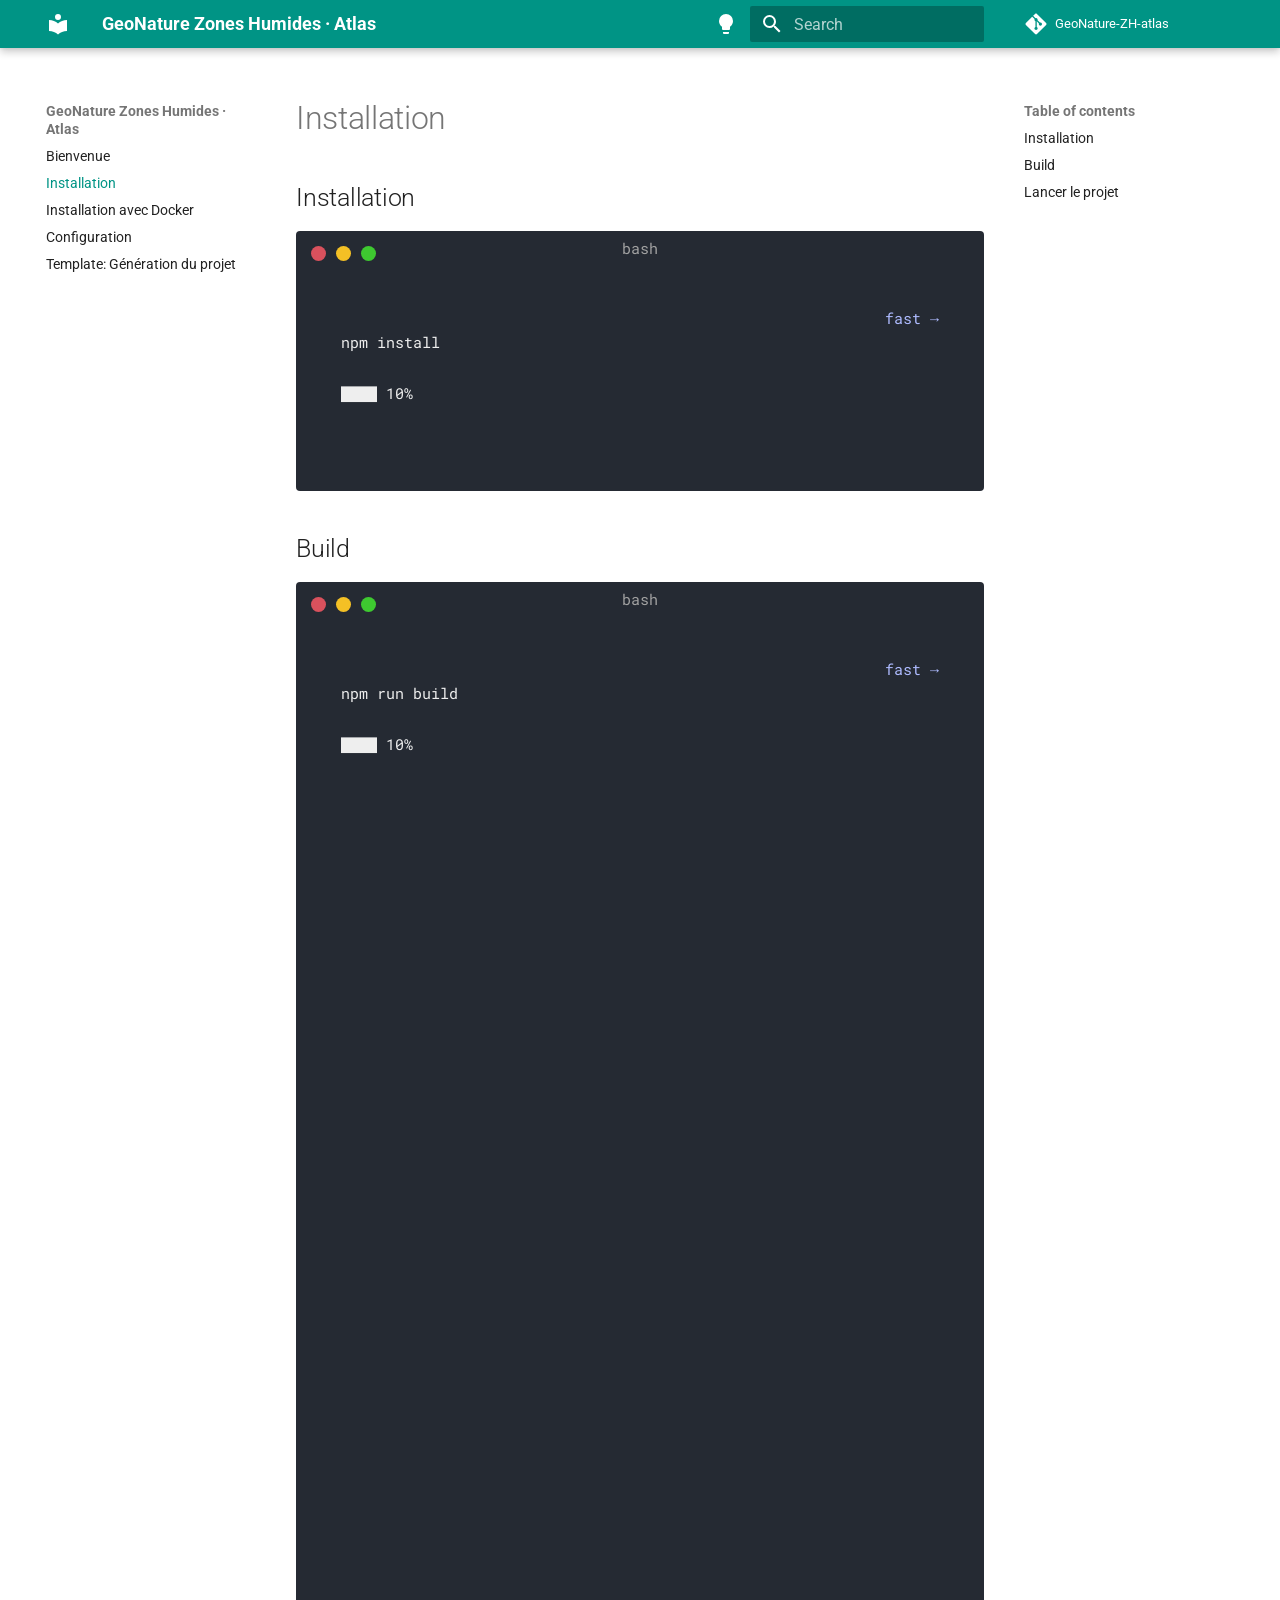
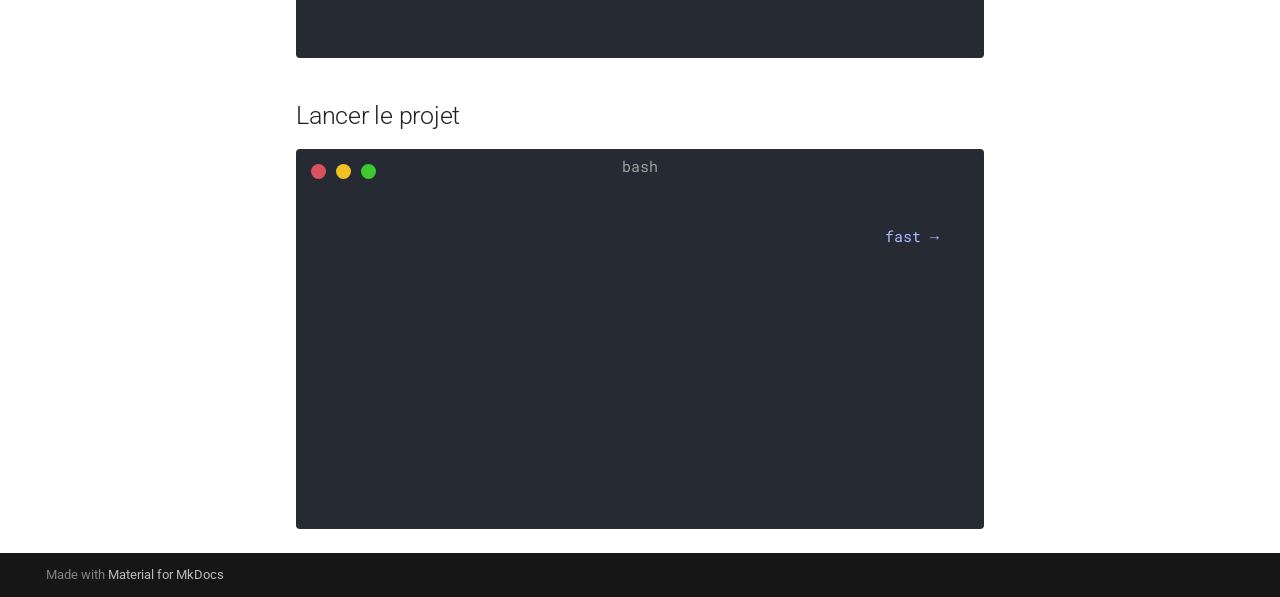
<file: installation/index.html>
<!doctype html>
<html lang="en" class="no-js">
  <head>
    
      <meta charset="utf-8">
      <meta name="viewport" content="width=device-width,initial-scale=1">
      
      
      
      
        <link rel="prev" href="..">
      
      
        <link rel="next" href="../installation_docker/">
      
      
      <link rel="icon" href="../assets/images/favicon.png">
      <meta name="generator" content="mkdocs-1.6.1, mkdocs-material-9.6.23">
    
    
      
        <title>Installation - GeoNature Zones Humides · Atlas</title>
      
    
    
      <link rel="stylesheet" href="../assets/stylesheets/main.84d31ad4.min.css">
      
        
        <link rel="stylesheet" href="../assets/stylesheets/palette.06af60db.min.css">
      
      


    
    
      
    
    
      
        
        
        <link rel="preconnect" href="https://fonts.gstatic.com" crossorigin>
        <link rel="stylesheet" href="https://fonts.googleapis.com/css?family=Roboto:300,300i,400,400i,700,700i%7CRoboto+Mono:400,400i,700,700i&display=fallback">
        <style>:root{--md-text-font:"Roboto";--md-code-font:"Roboto Mono"}</style>
      
    
    
      <link rel="stylesheet" href="../css/termynal.css">
    
      <link rel="stylesheet" href="../css/custom.css">
    
    <script>__md_scope=new URL("..",location),__md_hash=e=>[...e].reduce(((e,_)=>(e<<5)-e+_.charCodeAt(0)),0),__md_get=(e,_=localStorage,t=__md_scope)=>JSON.parse(_.getItem(t.pathname+"."+e)),__md_set=(e,_,t=localStorage,a=__md_scope)=>{try{t.setItem(a.pathname+"."+e,JSON.stringify(_))}catch(e){}}</script>
    
      

    
    
    
  </head>
  
  
    
    
      
    
    
    
    
    <body dir="ltr" data-md-color-scheme="default" data-md-color-primary="teal" data-md-color-accent="amber">
  
    
    <input class="md-toggle" data-md-toggle="drawer" type="checkbox" id="__drawer" autocomplete="off">
    <input class="md-toggle" data-md-toggle="search" type="checkbox" id="__search" autocomplete="off">
    <label class="md-overlay" for="__drawer"></label>
    <div data-md-component="skip">
      
        
        <a href="#installation" class="md-skip">
          Skip to content
        </a>
      
    </div>
    <div data-md-component="announce">
      
    </div>
    
    
      

  

<header class="md-header md-header--shadow" data-md-component="header">
  <nav class="md-header__inner md-grid" aria-label="Header">
    <a href=".." title="GeoNature Zones Humides · Atlas" class="md-header__button md-logo" aria-label="GeoNature Zones Humides · Atlas" data-md-component="logo">
      
  
  <svg xmlns="http://www.w3.org/2000/svg" viewBox="0 0 24 24"><path d="M12 8a3 3 0 0 0 3-3 3 3 0 0 0-3-3 3 3 0 0 0-3 3 3 3 0 0 0 3 3m0 3.54C9.64 9.35 6.5 8 3 8v11c3.5 0 6.64 1.35 9 3.54 2.36-2.19 5.5-3.54 9-3.54V8c-3.5 0-6.64 1.35-9 3.54"/></svg>

    </a>
    <label class="md-header__button md-icon" for="__drawer">
      
      <svg xmlns="http://www.w3.org/2000/svg" viewBox="0 0 24 24"><path d="M3 6h18v2H3zm0 5h18v2H3zm0 5h18v2H3z"/></svg>
    </label>
    <div class="md-header__title" data-md-component="header-title">
      <div class="md-header__ellipsis">
        <div class="md-header__topic">
          <span class="md-ellipsis">
            GeoNature Zones Humides · Atlas
          </span>
        </div>
        <div class="md-header__topic" data-md-component="header-topic">
          <span class="md-ellipsis">
            
              Installation
            
          </span>
        </div>
      </div>
    </div>
    
      
        <form class="md-header__option" data-md-component="palette">
  
    
    
    
    <input class="md-option" data-md-color-media="" data-md-color-scheme="default" data-md-color-primary="teal" data-md-color-accent="amber"  aria-label="Switch to light mode"  type="radio" name="__palette" id="__palette_0">
    
      <label class="md-header__button md-icon" title="Switch to light mode" for="__palette_1" hidden>
        <svg xmlns="http://www.w3.org/2000/svg" viewBox="0 0 24 24"><path d="M12 2a7 7 0 0 0-7 7c0 2.38 1.19 4.47 3 5.74V17a1 1 0 0 0 1 1h6a1 1 0 0 0 1-1v-2.26c1.81-1.27 3-3.36 3-5.74a7 7 0 0 0-7-7M9 21a1 1 0 0 0 1 1h4a1 1 0 0 0 1-1v-1H9z"/></svg>
      </label>
    
  
    
    
    
    <input class="md-option" data-md-color-media="" data-md-color-scheme="slate" data-md-color-primary="teal" data-md-color-accent="amber"  aria-label="Switch to dark mode"  type="radio" name="__palette" id="__palette_1">
    
      <label class="md-header__button md-icon" title="Switch to dark mode" for="__palette_0" hidden>
        <svg xmlns="http://www.w3.org/2000/svg" viewBox="0 0 24 24"><path d="M12 2a7 7 0 0 1 7 7c0 2.38-1.19 4.47-3 5.74V17a1 1 0 0 1-1 1H9a1 1 0 0 1-1-1v-2.26C6.19 13.47 5 11.38 5 9a7 7 0 0 1 7-7M9 21v-1h6v1a1 1 0 0 1-1 1h-4a1 1 0 0 1-1-1m3-17a5 5 0 0 0-5 5c0 2.05 1.23 3.81 3 4.58V16h4v-2.42c1.77-.77 3-2.53 3-4.58a5 5 0 0 0-5-5"/></svg>
      </label>
    
  
</form>
      
    
    
      <script>var palette=__md_get("__palette");if(palette&&palette.color){if("(prefers-color-scheme)"===palette.color.media){var media=matchMedia("(prefers-color-scheme: light)"),input=document.querySelector(media.matches?"[data-md-color-media='(prefers-color-scheme: light)']":"[data-md-color-media='(prefers-color-scheme: dark)']");palette.color.media=input.getAttribute("data-md-color-media"),palette.color.scheme=input.getAttribute("data-md-color-scheme"),palette.color.primary=input.getAttribute("data-md-color-primary"),palette.color.accent=input.getAttribute("data-md-color-accent")}for(var[key,value]of Object.entries(palette.color))document.body.setAttribute("data-md-color-"+key,value)}</script>
    
    
    
      
      
        <label class="md-header__button md-icon" for="__search">
          
          <svg xmlns="http://www.w3.org/2000/svg" viewBox="0 0 24 24"><path d="M9.5 3A6.5 6.5 0 0 1 16 9.5c0 1.61-.59 3.09-1.56 4.23l.27.27h.79l5 5-1.5 1.5-5-5v-.79l-.27-.27A6.52 6.52 0 0 1 9.5 16 6.5 6.5 0 0 1 3 9.5 6.5 6.5 0 0 1 9.5 3m0 2C7 5 5 7 5 9.5S7 14 9.5 14 14 12 14 9.5 12 5 9.5 5"/></svg>
        </label>
        <div class="md-search" data-md-component="search" role="dialog">
  <label class="md-search__overlay" for="__search"></label>
  <div class="md-search__inner" role="search">
    <form class="md-search__form" name="search">
      <input type="text" class="md-search__input" name="query" aria-label="Search" placeholder="Search" autocapitalize="off" autocorrect="off" autocomplete="off" spellcheck="false" data-md-component="search-query" required>
      <label class="md-search__icon md-icon" for="__search">
        
        <svg xmlns="http://www.w3.org/2000/svg" viewBox="0 0 24 24"><path d="M9.5 3A6.5 6.5 0 0 1 16 9.5c0 1.61-.59 3.09-1.56 4.23l.27.27h.79l5 5-1.5 1.5-5-5v-.79l-.27-.27A6.52 6.52 0 0 1 9.5 16 6.5 6.5 0 0 1 3 9.5 6.5 6.5 0 0 1 9.5 3m0 2C7 5 5 7 5 9.5S7 14 9.5 14 14 12 14 9.5 12 5 9.5 5"/></svg>
        
        <svg xmlns="http://www.w3.org/2000/svg" viewBox="0 0 24 24"><path d="M20 11v2H8l5.5 5.5-1.42 1.42L4.16 12l7.92-7.92L13.5 5.5 8 11z"/></svg>
      </label>
      <nav class="md-search__options" aria-label="Search">
        
        <button type="reset" class="md-search__icon md-icon" title="Clear" aria-label="Clear" tabindex="-1">
          
          <svg xmlns="http://www.w3.org/2000/svg" viewBox="0 0 24 24"><path d="M19 6.41 17.59 5 12 10.59 6.41 5 5 6.41 10.59 12 5 17.59 6.41 19 12 13.41 17.59 19 19 17.59 13.41 12z"/></svg>
        </button>
      </nav>
      
        <div class="md-search__suggest" data-md-component="search-suggest"></div>
      
    </form>
    <div class="md-search__output">
      <div class="md-search__scrollwrap" tabindex="0" data-md-scrollfix>
        <div class="md-search-result" data-md-component="search-result">
          <div class="md-search-result__meta">
            Initializing search
          </div>
          <ol class="md-search-result__list" role="presentation"></ol>
        </div>
      </div>
    </div>
  </div>
</div>
      
    
    
      <div class="md-header__source">
        <a href="https://github.com/PnX-SI/GeoNature-ZH-atlas" title="Go to repository" class="md-source" data-md-component="source">
  <div class="md-source__icon md-icon">
    
    <svg xmlns="http://www.w3.org/2000/svg" viewBox="0 0 448 512"><!--! Font Awesome Free 7.1.0 by @fontawesome - https://fontawesome.com License - https://fontawesome.com/license/free (Icons: CC BY 4.0, Fonts: SIL OFL 1.1, Code: MIT License) Copyright 2025 Fonticons, Inc.--><path d="M439.6 236.1 244 40.5c-5.4-5.5-12.8-8.5-20.4-8.5s-15 3-20.4 8.4L162.5 81l51.5 51.5c27.1-9.1 52.7 16.8 43.4 43.7l49.7 49.7c34.2-11.8 61.2 31 35.5 56.7-26.5 26.5-70.2-2.9-56-37.3L240.3 199v121.9c25.3 12.5 22.3 41.8 9.1 55-6.4 6.4-15.2 10.1-24.3 10.1s-17.8-3.6-24.3-10.1c-17.6-17.6-11.1-46.9 11.2-56v-123c-20.8-8.5-24.6-30.7-18.6-45L142.6 101 8.5 235.1C3 240.6 0 247.9 0 255.5s3 15 8.5 20.4l195.6 195.7c5.4 5.4 12.7 8.4 20.4 8.4s15-3 20.4-8.4l194.7-194.7c5.4-5.4 8.4-12.8 8.4-20.4s-3-15-8.4-20.4"/></svg>
  </div>
  <div class="md-source__repository">
    GeoNature-ZH-atlas
  </div>
</a>
      </div>
    
  </nav>
  
</header>
    
    <div class="md-container" data-md-component="container">
      
      
        
          
        
      
      <main class="md-main" data-md-component="main">
        <div class="md-main__inner md-grid">
          
            
              
              <div class="md-sidebar md-sidebar--primary" data-md-component="sidebar" data-md-type="navigation" >
                <div class="md-sidebar__scrollwrap">
                  <div class="md-sidebar__inner">
                    



<nav class="md-nav md-nav--primary" aria-label="Navigation" data-md-level="0">
  <label class="md-nav__title" for="__drawer">
    <a href=".." title="GeoNature Zones Humides · Atlas" class="md-nav__button md-logo" aria-label="GeoNature Zones Humides · Atlas" data-md-component="logo">
      
  
  <svg xmlns="http://www.w3.org/2000/svg" viewBox="0 0 24 24"><path d="M12 8a3 3 0 0 0 3-3 3 3 0 0 0-3-3 3 3 0 0 0-3 3 3 3 0 0 0 3 3m0 3.54C9.64 9.35 6.5 8 3 8v11c3.5 0 6.64 1.35 9 3.54 2.36-2.19 5.5-3.54 9-3.54V8c-3.5 0-6.64 1.35-9 3.54"/></svg>

    </a>
    GeoNature Zones Humides · Atlas
  </label>
  
    <div class="md-nav__source">
      <a href="https://github.com/PnX-SI/GeoNature-ZH-atlas" title="Go to repository" class="md-source" data-md-component="source">
  <div class="md-source__icon md-icon">
    
    <svg xmlns="http://www.w3.org/2000/svg" viewBox="0 0 448 512"><!--! Font Awesome Free 7.1.0 by @fontawesome - https://fontawesome.com License - https://fontawesome.com/license/free (Icons: CC BY 4.0, Fonts: SIL OFL 1.1, Code: MIT License) Copyright 2025 Fonticons, Inc.--><path d="M439.6 236.1 244 40.5c-5.4-5.5-12.8-8.5-20.4-8.5s-15 3-20.4 8.4L162.5 81l51.5 51.5c27.1-9.1 52.7 16.8 43.4 43.7l49.7 49.7c34.2-11.8 61.2 31 35.5 56.7-26.5 26.5-70.2-2.9-56-37.3L240.3 199v121.9c25.3 12.5 22.3 41.8 9.1 55-6.4 6.4-15.2 10.1-24.3 10.1s-17.8-3.6-24.3-10.1c-17.6-17.6-11.1-46.9 11.2-56v-123c-20.8-8.5-24.6-30.7-18.6-45L142.6 101 8.5 235.1C3 240.6 0 247.9 0 255.5s3 15 8.5 20.4l195.6 195.7c5.4 5.4 12.7 8.4 20.4 8.4s15-3 20.4-8.4l194.7-194.7c5.4-5.4 8.4-12.8 8.4-20.4s-3-15-8.4-20.4"/></svg>
  </div>
  <div class="md-source__repository">
    GeoNature-ZH-atlas
  </div>
</a>
    </div>
  
  <ul class="md-nav__list" data-md-scrollfix>
    
      
      
  
  
  
  
    <li class="md-nav__item">
      <a href=".." class="md-nav__link">
        
  
  
  <span class="md-ellipsis">
    Bienvenue
    
  </span>
  

      </a>
    </li>
  

    
      
      
  
  
    
  
  
  
    <li class="md-nav__item md-nav__item--active">
      
      <input class="md-nav__toggle md-toggle" type="checkbox" id="__toc">
      
      
      
        <label class="md-nav__link md-nav__link--active" for="__toc">
          
  
  
  <span class="md-ellipsis">
    Installation
    
  </span>
  

          <span class="md-nav__icon md-icon"></span>
        </label>
      
      <a href="./" class="md-nav__link md-nav__link--active">
        
  
  
  <span class="md-ellipsis">
    Installation
    
  </span>
  

      </a>
      
        

<nav class="md-nav md-nav--secondary" aria-label="Table of contents">
  
  
  
  
    <label class="md-nav__title" for="__toc">
      <span class="md-nav__icon md-icon"></span>
      Table of contents
    </label>
    <ul class="md-nav__list" data-md-component="toc" data-md-scrollfix>
      
        <li class="md-nav__item">
  <a href="#installation" class="md-nav__link">
    <span class="md-ellipsis">
      Installation
    </span>
  </a>
  
</li>
      
        <li class="md-nav__item">
  <a href="#build" class="md-nav__link">
    <span class="md-ellipsis">
      Build
    </span>
  </a>
  
</li>
      
        <li class="md-nav__item">
  <a href="#lancer-le-projet" class="md-nav__link">
    <span class="md-ellipsis">
      Lancer le projet
    </span>
  </a>
  
</li>
      
    </ul>
  
</nav>
      
    </li>
  

    
      
      
  
  
  
  
    <li class="md-nav__item">
      <a href="../installation_docker/" class="md-nav__link">
        
  
  
  <span class="md-ellipsis">
    Installation avec Docker
    
  </span>
  

      </a>
    </li>
  

    
      
      
  
  
  
  
    <li class="md-nav__item">
      <a href="../configuration/" class="md-nav__link">
        
  
  
  <span class="md-ellipsis">
    Configuration
    
  </span>
  

      </a>
    </li>
  

    
      
      
  
  
  
  
    <li class="md-nav__item">
      <a href="../template/" class="md-nav__link">
        
  
  
  <span class="md-ellipsis">
    Template: Génération du projet
    
  </span>
  

      </a>
    </li>
  

    
  </ul>
</nav>
                  </div>
                </div>
              </div>
            
            
              
              <div class="md-sidebar md-sidebar--secondary" data-md-component="sidebar" data-md-type="toc" >
                <div class="md-sidebar__scrollwrap">
                  <div class="md-sidebar__inner">
                    

<nav class="md-nav md-nav--secondary" aria-label="Table of contents">
  
  
  
  
    <label class="md-nav__title" for="__toc">
      <span class="md-nav__icon md-icon"></span>
      Table of contents
    </label>
    <ul class="md-nav__list" data-md-component="toc" data-md-scrollfix>
      
        <li class="md-nav__item">
  <a href="#installation" class="md-nav__link">
    <span class="md-ellipsis">
      Installation
    </span>
  </a>
  
</li>
      
        <li class="md-nav__item">
  <a href="#build" class="md-nav__link">
    <span class="md-ellipsis">
      Build
    </span>
  </a>
  
</li>
      
        <li class="md-nav__item">
  <a href="#lancer-le-projet" class="md-nav__link">
    <span class="md-ellipsis">
      Lancer le projet
    </span>
  </a>
  
</li>
      
    </ul>
  
</nav>
                  </div>
                </div>
              </div>
            
          
          
            <div class="md-content" data-md-component="content">
              <article class="md-content__inner md-typeset">
                
                  


  
  


  <h1>Installation</h1>

<h2 id="installation">Installation<a class="headerlink" href="#installation" title="Permanent link">&para;</a></h2>
<div class="termy">

<div class="highlight"><pre><span></span><code><span class="go">npm install</span>

<span class="go">---&gt; 100%</span>
</code></pre></div>

</div>

<h2 id="build">Build<a class="headerlink" href="#build" title="Permanent link">&para;</a></h2>
<div class="termy">

<div class="highlight"><pre><span></span><code><span class="go">npm run build</span>

<span class="go">---&gt; 100%</span>

<span class="go">&gt; atlas@1.0.0 build /geonature/atlas</span>
<span class="go">&gt; next build</span>

<span class="go">info  - Using webpack 5. Reason: Enabled by default https://nextjs.org/docs/messages/webpack5</span>
<span class="go">info  - Checking validity of types</span>
<span class="go">info  - Creating an optimized production build</span>
<span class="go">info  - Compiled successfully</span>
<span class="go">info  - Collecting page data</span>
<span class="go">info  - Generating static pages (4/4)</span>
<span class="go">info  - Finalizing page optimization</span>

<span class="go">Page                              Size     First Load JS</span>
<span class="go">┌ ○ /                             4.22 kB         122 kB</span>
<span class="go">├   /_app                         0 B            82.5 kB</span>
<span class="go">├ ○ /404                          194 B          82.7 kB</span>
<span class="go">├ ○ /map                          27.8 kB         141 kB</span>
<span class="go">└ λ /map/[slug]                   5.59 kB         129 kB</span>
<span class="go">+ First Load JS shared by all     82.5 kB</span>
<span class="go">  ├ chunks/framework.1eefeb.js    42.6 kB</span>
<span class="go">  ├ chunks/main.f881ac.js         23.6 kB</span>
<span class="go">  ├ chunks/pages/_app.57d825.js   14.4 kB</span>
<span class="go">  ├ chunks/webpack.7cb7ed.js      1.94 kB</span>
<span class="go">  └ css/27d968ccce4b3fdeec32.css  277 B</span>

<span class="go">λ  (Server)  server-side renders at runtime (uses getInitialProps or getServerSideProps)</span>
<span class="go">○  (Static)  automatically rendered as static HTML (uses no initial props)</span>
<span class="go">●  (SSG)     automatically generated as static HTML + JSON (uses getStaticProps)</span>
<span class="go">   (ISR)     incremental static regeneration (uses revalidate in getStaticProps)</span>
</code></pre></div>

</div>

<h2 id="lancer-le-projet">Lancer le projet<a class="headerlink" href="#lancer-le-projet" title="Permanent link">&para;</a></h2>
<div class="termy">

<div class="highlight"><pre><span></span><code><span class="go">npm start</span>

<span class="go">---&gt; 100%</span>

<span class="go">&gt; atlas@1.0.0 start /geonature/atlas</span>
<span class="go">&gt; next start</span>

<span class="go">ready - started server on 0.0.0.0:3000, url: http://localhost:3000</span>
</code></pre></div>

</div>












                
              </article>
            </div>
          
          
  <script>var tabs=__md_get("__tabs");if(Array.isArray(tabs))e:for(var set of document.querySelectorAll(".tabbed-set")){var labels=set.querySelector(".tabbed-labels");for(var tab of tabs)for(var label of labels.getElementsByTagName("label"))if(label.innerText.trim()===tab){var input=document.getElementById(label.htmlFor);input.checked=!0;continue e}}</script>

<script>var target=document.getElementById(location.hash.slice(1));target&&target.name&&(target.checked=target.name.startsWith("__tabbed_"))</script>
        </div>
        
      </main>
      
        <footer class="md-footer">
  
  <div class="md-footer-meta md-typeset">
    <div class="md-footer-meta__inner md-grid">
      <div class="md-copyright">
  
  
    Made with
    <a href="https://squidfunk.github.io/mkdocs-material/" target="_blank" rel="noopener">
      Material for MkDocs
    </a>
  
</div>
      
    </div>
  </div>
</footer>
      
    </div>
    <div class="md-dialog" data-md-component="dialog">
      <div class="md-dialog__inner md-typeset"></div>
    </div>
    
    
    
      
      <script id="__config" type="application/json">{"base": "..", "features": ["search.suggest", "search.highlight", "content.tabs.link"], "search": "../assets/javascripts/workers/search.973d3a69.min.js", "tags": null, "translations": {"clipboard.copied": "Copied to clipboard", "clipboard.copy": "Copy to clipboard", "search.result.more.one": "1 more on this page", "search.result.more.other": "# more on this page", "search.result.none": "No matching documents", "search.result.one": "1 matching document", "search.result.other": "# matching documents", "search.result.placeholder": "Type to start searching", "search.result.term.missing": "Missing", "select.version": "Select version"}, "version": null}</script>
    
    
      <script src="../assets/javascripts/bundle.f55a23d4.min.js"></script>
      
        <script src="../js/termynal.js"></script>
      
        <script src="../js/custom.js"></script>
      
    
  </body>
</html>
</file>
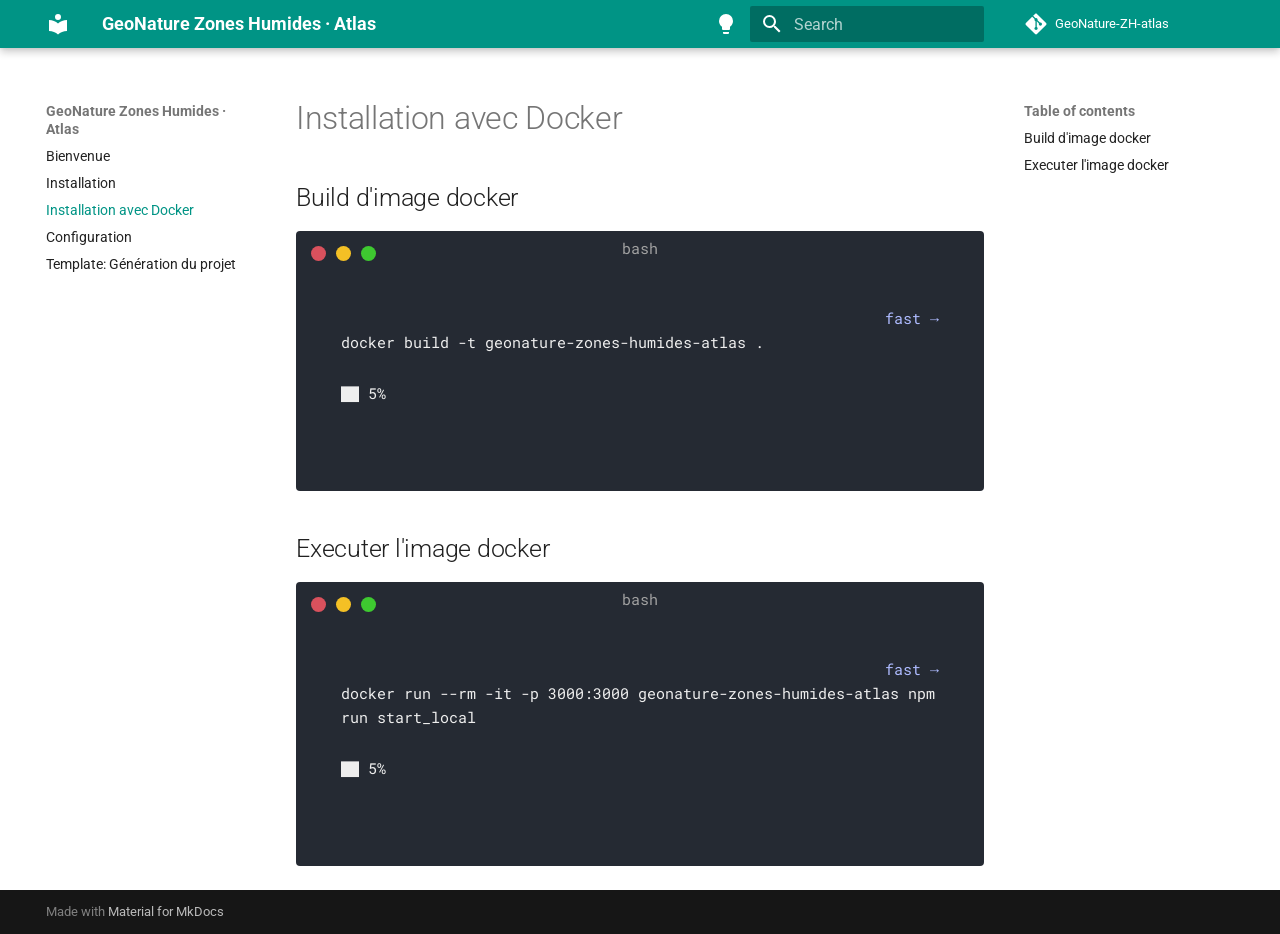
<file: installation_docker/index.html>
<!doctype html>
<html lang="en" class="no-js">
  <head>
    
      <meta charset="utf-8">
      <meta name="viewport" content="width=device-width,initial-scale=1">
      
      
      
      
        <link rel="prev" href="../installation/">
      
      
        <link rel="next" href="../configuration/">
      
      
      <link rel="icon" href="../assets/images/favicon.png">
      <meta name="generator" content="mkdocs-1.6.1, mkdocs-material-9.6.23">
    
    
      
        <title>Installation avec Docker - GeoNature Zones Humides · Atlas</title>
      
    
    
      <link rel="stylesheet" href="../assets/stylesheets/main.84d31ad4.min.css">
      
        
        <link rel="stylesheet" href="../assets/stylesheets/palette.06af60db.min.css">
      
      


    
    
      
    
    
      
        
        
        <link rel="preconnect" href="https://fonts.gstatic.com" crossorigin>
        <link rel="stylesheet" href="https://fonts.googleapis.com/css?family=Roboto:300,300i,400,400i,700,700i%7CRoboto+Mono:400,400i,700,700i&display=fallback">
        <style>:root{--md-text-font:"Roboto";--md-code-font:"Roboto Mono"}</style>
      
    
    
      <link rel="stylesheet" href="../css/termynal.css">
    
      <link rel="stylesheet" href="../css/custom.css">
    
    <script>__md_scope=new URL("..",location),__md_hash=e=>[...e].reduce(((e,_)=>(e<<5)-e+_.charCodeAt(0)),0),__md_get=(e,_=localStorage,t=__md_scope)=>JSON.parse(_.getItem(t.pathname+"."+e)),__md_set=(e,_,t=localStorage,a=__md_scope)=>{try{t.setItem(a.pathname+"."+e,JSON.stringify(_))}catch(e){}}</script>
    
      

    
    
    
  </head>
  
  
    
    
      
    
    
    
    
    <body dir="ltr" data-md-color-scheme="default" data-md-color-primary="teal" data-md-color-accent="amber">
  
    
    <input class="md-toggle" data-md-toggle="drawer" type="checkbox" id="__drawer" autocomplete="off">
    <input class="md-toggle" data-md-toggle="search" type="checkbox" id="__search" autocomplete="off">
    <label class="md-overlay" for="__drawer"></label>
    <div data-md-component="skip">
      
        
        <a href="#build-dimage-docker" class="md-skip">
          Skip to content
        </a>
      
    </div>
    <div data-md-component="announce">
      
    </div>
    
    
      

  

<header class="md-header md-header--shadow" data-md-component="header">
  <nav class="md-header__inner md-grid" aria-label="Header">
    <a href=".." title="GeoNature Zones Humides · Atlas" class="md-header__button md-logo" aria-label="GeoNature Zones Humides · Atlas" data-md-component="logo">
      
  
  <svg xmlns="http://www.w3.org/2000/svg" viewBox="0 0 24 24"><path d="M12 8a3 3 0 0 0 3-3 3 3 0 0 0-3-3 3 3 0 0 0-3 3 3 3 0 0 0 3 3m0 3.54C9.64 9.35 6.5 8 3 8v11c3.5 0 6.64 1.35 9 3.54 2.36-2.19 5.5-3.54 9-3.54V8c-3.5 0-6.64 1.35-9 3.54"/></svg>

    </a>
    <label class="md-header__button md-icon" for="__drawer">
      
      <svg xmlns="http://www.w3.org/2000/svg" viewBox="0 0 24 24"><path d="M3 6h18v2H3zm0 5h18v2H3zm0 5h18v2H3z"/></svg>
    </label>
    <div class="md-header__title" data-md-component="header-title">
      <div class="md-header__ellipsis">
        <div class="md-header__topic">
          <span class="md-ellipsis">
            GeoNature Zones Humides · Atlas
          </span>
        </div>
        <div class="md-header__topic" data-md-component="header-topic">
          <span class="md-ellipsis">
            
              Installation avec Docker
            
          </span>
        </div>
      </div>
    </div>
    
      
        <form class="md-header__option" data-md-component="palette">
  
    
    
    
    <input class="md-option" data-md-color-media="" data-md-color-scheme="default" data-md-color-primary="teal" data-md-color-accent="amber"  aria-label="Switch to light mode"  type="radio" name="__palette" id="__palette_0">
    
      <label class="md-header__button md-icon" title="Switch to light mode" for="__palette_1" hidden>
        <svg xmlns="http://www.w3.org/2000/svg" viewBox="0 0 24 24"><path d="M12 2a7 7 0 0 0-7 7c0 2.38 1.19 4.47 3 5.74V17a1 1 0 0 0 1 1h6a1 1 0 0 0 1-1v-2.26c1.81-1.27 3-3.36 3-5.74a7 7 0 0 0-7-7M9 21a1 1 0 0 0 1 1h4a1 1 0 0 0 1-1v-1H9z"/></svg>
      </label>
    
  
    
    
    
    <input class="md-option" data-md-color-media="" data-md-color-scheme="slate" data-md-color-primary="teal" data-md-color-accent="amber"  aria-label="Switch to dark mode"  type="radio" name="__palette" id="__palette_1">
    
      <label class="md-header__button md-icon" title="Switch to dark mode" for="__palette_0" hidden>
        <svg xmlns="http://www.w3.org/2000/svg" viewBox="0 0 24 24"><path d="M12 2a7 7 0 0 1 7 7c0 2.38-1.19 4.47-3 5.74V17a1 1 0 0 1-1 1H9a1 1 0 0 1-1-1v-2.26C6.19 13.47 5 11.38 5 9a7 7 0 0 1 7-7M9 21v-1h6v1a1 1 0 0 1-1 1h-4a1 1 0 0 1-1-1m3-17a5 5 0 0 0-5 5c0 2.05 1.23 3.81 3 4.58V16h4v-2.42c1.77-.77 3-2.53 3-4.58a5 5 0 0 0-5-5"/></svg>
      </label>
    
  
</form>
      
    
    
      <script>var palette=__md_get("__palette");if(palette&&palette.color){if("(prefers-color-scheme)"===palette.color.media){var media=matchMedia("(prefers-color-scheme: light)"),input=document.querySelector(media.matches?"[data-md-color-media='(prefers-color-scheme: light)']":"[data-md-color-media='(prefers-color-scheme: dark)']");palette.color.media=input.getAttribute("data-md-color-media"),palette.color.scheme=input.getAttribute("data-md-color-scheme"),palette.color.primary=input.getAttribute("data-md-color-primary"),palette.color.accent=input.getAttribute("data-md-color-accent")}for(var[key,value]of Object.entries(palette.color))document.body.setAttribute("data-md-color-"+key,value)}</script>
    
    
    
      
      
        <label class="md-header__button md-icon" for="__search">
          
          <svg xmlns="http://www.w3.org/2000/svg" viewBox="0 0 24 24"><path d="M9.5 3A6.5 6.5 0 0 1 16 9.5c0 1.61-.59 3.09-1.56 4.23l.27.27h.79l5 5-1.5 1.5-5-5v-.79l-.27-.27A6.52 6.52 0 0 1 9.5 16 6.5 6.5 0 0 1 3 9.5 6.5 6.5 0 0 1 9.5 3m0 2C7 5 5 7 5 9.5S7 14 9.5 14 14 12 14 9.5 12 5 9.5 5"/></svg>
        </label>
        <div class="md-search" data-md-component="search" role="dialog">
  <label class="md-search__overlay" for="__search"></label>
  <div class="md-search__inner" role="search">
    <form class="md-search__form" name="search">
      <input type="text" class="md-search__input" name="query" aria-label="Search" placeholder="Search" autocapitalize="off" autocorrect="off" autocomplete="off" spellcheck="false" data-md-component="search-query" required>
      <label class="md-search__icon md-icon" for="__search">
        
        <svg xmlns="http://www.w3.org/2000/svg" viewBox="0 0 24 24"><path d="M9.5 3A6.5 6.5 0 0 1 16 9.5c0 1.61-.59 3.09-1.56 4.23l.27.27h.79l5 5-1.5 1.5-5-5v-.79l-.27-.27A6.52 6.52 0 0 1 9.5 16 6.5 6.5 0 0 1 3 9.5 6.5 6.5 0 0 1 9.5 3m0 2C7 5 5 7 5 9.5S7 14 9.5 14 14 12 14 9.5 12 5 9.5 5"/></svg>
        
        <svg xmlns="http://www.w3.org/2000/svg" viewBox="0 0 24 24"><path d="M20 11v2H8l5.5 5.5-1.42 1.42L4.16 12l7.92-7.92L13.5 5.5 8 11z"/></svg>
      </label>
      <nav class="md-search__options" aria-label="Search">
        
        <button type="reset" class="md-search__icon md-icon" title="Clear" aria-label="Clear" tabindex="-1">
          
          <svg xmlns="http://www.w3.org/2000/svg" viewBox="0 0 24 24"><path d="M19 6.41 17.59 5 12 10.59 6.41 5 5 6.41 10.59 12 5 17.59 6.41 19 12 13.41 17.59 19 19 17.59 13.41 12z"/></svg>
        </button>
      </nav>
      
        <div class="md-search__suggest" data-md-component="search-suggest"></div>
      
    </form>
    <div class="md-search__output">
      <div class="md-search__scrollwrap" tabindex="0" data-md-scrollfix>
        <div class="md-search-result" data-md-component="search-result">
          <div class="md-search-result__meta">
            Initializing search
          </div>
          <ol class="md-search-result__list" role="presentation"></ol>
        </div>
      </div>
    </div>
  </div>
</div>
      
    
    
      <div class="md-header__source">
        <a href="https://github.com/PnX-SI/GeoNature-ZH-atlas" title="Go to repository" class="md-source" data-md-component="source">
  <div class="md-source__icon md-icon">
    
    <svg xmlns="http://www.w3.org/2000/svg" viewBox="0 0 448 512"><!--! Font Awesome Free 7.1.0 by @fontawesome - https://fontawesome.com License - https://fontawesome.com/license/free (Icons: CC BY 4.0, Fonts: SIL OFL 1.1, Code: MIT License) Copyright 2025 Fonticons, Inc.--><path d="M439.6 236.1 244 40.5c-5.4-5.5-12.8-8.5-20.4-8.5s-15 3-20.4 8.4L162.5 81l51.5 51.5c27.1-9.1 52.7 16.8 43.4 43.7l49.7 49.7c34.2-11.8 61.2 31 35.5 56.7-26.5 26.5-70.2-2.9-56-37.3L240.3 199v121.9c25.3 12.5 22.3 41.8 9.1 55-6.4 6.4-15.2 10.1-24.3 10.1s-17.8-3.6-24.3-10.1c-17.6-17.6-11.1-46.9 11.2-56v-123c-20.8-8.5-24.6-30.7-18.6-45L142.6 101 8.5 235.1C3 240.6 0 247.9 0 255.5s3 15 8.5 20.4l195.6 195.7c5.4 5.4 12.7 8.4 20.4 8.4s15-3 20.4-8.4l194.7-194.7c5.4-5.4 8.4-12.8 8.4-20.4s-3-15-8.4-20.4"/></svg>
  </div>
  <div class="md-source__repository">
    GeoNature-ZH-atlas
  </div>
</a>
      </div>
    
  </nav>
  
</header>
    
    <div class="md-container" data-md-component="container">
      
      
        
          
        
      
      <main class="md-main" data-md-component="main">
        <div class="md-main__inner md-grid">
          
            
              
              <div class="md-sidebar md-sidebar--primary" data-md-component="sidebar" data-md-type="navigation" >
                <div class="md-sidebar__scrollwrap">
                  <div class="md-sidebar__inner">
                    



<nav class="md-nav md-nav--primary" aria-label="Navigation" data-md-level="0">
  <label class="md-nav__title" for="__drawer">
    <a href=".." title="GeoNature Zones Humides · Atlas" class="md-nav__button md-logo" aria-label="GeoNature Zones Humides · Atlas" data-md-component="logo">
      
  
  <svg xmlns="http://www.w3.org/2000/svg" viewBox="0 0 24 24"><path d="M12 8a3 3 0 0 0 3-3 3 3 0 0 0-3-3 3 3 0 0 0-3 3 3 3 0 0 0 3 3m0 3.54C9.64 9.35 6.5 8 3 8v11c3.5 0 6.64 1.35 9 3.54 2.36-2.19 5.5-3.54 9-3.54V8c-3.5 0-6.64 1.35-9 3.54"/></svg>

    </a>
    GeoNature Zones Humides · Atlas
  </label>
  
    <div class="md-nav__source">
      <a href="https://github.com/PnX-SI/GeoNature-ZH-atlas" title="Go to repository" class="md-source" data-md-component="source">
  <div class="md-source__icon md-icon">
    
    <svg xmlns="http://www.w3.org/2000/svg" viewBox="0 0 448 512"><!--! Font Awesome Free 7.1.0 by @fontawesome - https://fontawesome.com License - https://fontawesome.com/license/free (Icons: CC BY 4.0, Fonts: SIL OFL 1.1, Code: MIT License) Copyright 2025 Fonticons, Inc.--><path d="M439.6 236.1 244 40.5c-5.4-5.5-12.8-8.5-20.4-8.5s-15 3-20.4 8.4L162.5 81l51.5 51.5c27.1-9.1 52.7 16.8 43.4 43.7l49.7 49.7c34.2-11.8 61.2 31 35.5 56.7-26.5 26.5-70.2-2.9-56-37.3L240.3 199v121.9c25.3 12.5 22.3 41.8 9.1 55-6.4 6.4-15.2 10.1-24.3 10.1s-17.8-3.6-24.3-10.1c-17.6-17.6-11.1-46.9 11.2-56v-123c-20.8-8.5-24.6-30.7-18.6-45L142.6 101 8.5 235.1C3 240.6 0 247.9 0 255.5s3 15 8.5 20.4l195.6 195.7c5.4 5.4 12.7 8.4 20.4 8.4s15-3 20.4-8.4l194.7-194.7c5.4-5.4 8.4-12.8 8.4-20.4s-3-15-8.4-20.4"/></svg>
  </div>
  <div class="md-source__repository">
    GeoNature-ZH-atlas
  </div>
</a>
    </div>
  
  <ul class="md-nav__list" data-md-scrollfix>
    
      
      
  
  
  
  
    <li class="md-nav__item">
      <a href=".." class="md-nav__link">
        
  
  
  <span class="md-ellipsis">
    Bienvenue
    
  </span>
  

      </a>
    </li>
  

    
      
      
  
  
  
  
    <li class="md-nav__item">
      <a href="../installation/" class="md-nav__link">
        
  
  
  <span class="md-ellipsis">
    Installation
    
  </span>
  

      </a>
    </li>
  

    
      
      
  
  
    
  
  
  
    <li class="md-nav__item md-nav__item--active">
      
      <input class="md-nav__toggle md-toggle" type="checkbox" id="__toc">
      
      
      
        <label class="md-nav__link md-nav__link--active" for="__toc">
          
  
  
  <span class="md-ellipsis">
    Installation avec Docker
    
  </span>
  

          <span class="md-nav__icon md-icon"></span>
        </label>
      
      <a href="./" class="md-nav__link md-nav__link--active">
        
  
  
  <span class="md-ellipsis">
    Installation avec Docker
    
  </span>
  

      </a>
      
        

<nav class="md-nav md-nav--secondary" aria-label="Table of contents">
  
  
  
  
    <label class="md-nav__title" for="__toc">
      <span class="md-nav__icon md-icon"></span>
      Table of contents
    </label>
    <ul class="md-nav__list" data-md-component="toc" data-md-scrollfix>
      
        <li class="md-nav__item">
  <a href="#build-dimage-docker" class="md-nav__link">
    <span class="md-ellipsis">
      Build d'image docker
    </span>
  </a>
  
</li>
      
        <li class="md-nav__item">
  <a href="#executer-limage-docker" class="md-nav__link">
    <span class="md-ellipsis">
      Executer l'image docker
    </span>
  </a>
  
</li>
      
    </ul>
  
</nav>
      
    </li>
  

    
      
      
  
  
  
  
    <li class="md-nav__item">
      <a href="../configuration/" class="md-nav__link">
        
  
  
  <span class="md-ellipsis">
    Configuration
    
  </span>
  

      </a>
    </li>
  

    
      
      
  
  
  
  
    <li class="md-nav__item">
      <a href="../template/" class="md-nav__link">
        
  
  
  <span class="md-ellipsis">
    Template: Génération du projet
    
  </span>
  

      </a>
    </li>
  

    
  </ul>
</nav>
                  </div>
                </div>
              </div>
            
            
              
              <div class="md-sidebar md-sidebar--secondary" data-md-component="sidebar" data-md-type="toc" >
                <div class="md-sidebar__scrollwrap">
                  <div class="md-sidebar__inner">
                    

<nav class="md-nav md-nav--secondary" aria-label="Table of contents">
  
  
  
  
    <label class="md-nav__title" for="__toc">
      <span class="md-nav__icon md-icon"></span>
      Table of contents
    </label>
    <ul class="md-nav__list" data-md-component="toc" data-md-scrollfix>
      
        <li class="md-nav__item">
  <a href="#build-dimage-docker" class="md-nav__link">
    <span class="md-ellipsis">
      Build d'image docker
    </span>
  </a>
  
</li>
      
        <li class="md-nav__item">
  <a href="#executer-limage-docker" class="md-nav__link">
    <span class="md-ellipsis">
      Executer l'image docker
    </span>
  </a>
  
</li>
      
    </ul>
  
</nav>
                  </div>
                </div>
              </div>
            
          
          
            <div class="md-content" data-md-component="content">
              <article class="md-content__inner md-typeset">
                
                  


  
  


  <h1>Installation avec Docker</h1>

<h2 id="build-dimage-docker">Build d'image docker<a class="headerlink" href="#build-dimage-docker" title="Permanent link">&para;</a></h2>
<div class="termy">

<div class="highlight"><pre><span></span><code><span class="go">docker build -t geonature-zones-humides-atlas .</span>

<span class="go">---&gt; 100%</span>
</code></pre></div>

</div>

<h2 id="executer-limage-docker">Executer l'image docker<a class="headerlink" href="#executer-limage-docker" title="Permanent link">&para;</a></h2>
<div class="termy">

<div class="highlight"><pre><span></span><code><span class="go">docker run --rm -it -p 3000:3000 geonature-zones-humides-atlas npm run start_local</span>

<span class="go">---&gt; 100%</span>
</code></pre></div>

</div>












                
              </article>
            </div>
          
          
  <script>var tabs=__md_get("__tabs");if(Array.isArray(tabs))e:for(var set of document.querySelectorAll(".tabbed-set")){var labels=set.querySelector(".tabbed-labels");for(var tab of tabs)for(var label of labels.getElementsByTagName("label"))if(label.innerText.trim()===tab){var input=document.getElementById(label.htmlFor);input.checked=!0;continue e}}</script>

<script>var target=document.getElementById(location.hash.slice(1));target&&target.name&&(target.checked=target.name.startsWith("__tabbed_"))</script>
        </div>
        
      </main>
      
        <footer class="md-footer">
  
  <div class="md-footer-meta md-typeset">
    <div class="md-footer-meta__inner md-grid">
      <div class="md-copyright">
  
  
    Made with
    <a href="https://squidfunk.github.io/mkdocs-material/" target="_blank" rel="noopener">
      Material for MkDocs
    </a>
  
</div>
      
    </div>
  </div>
</footer>
      
    </div>
    <div class="md-dialog" data-md-component="dialog">
      <div class="md-dialog__inner md-typeset"></div>
    </div>
    
    
    
      
      <script id="__config" type="application/json">{"base": "..", "features": ["search.suggest", "search.highlight", "content.tabs.link"], "search": "../assets/javascripts/workers/search.973d3a69.min.js", "tags": null, "translations": {"clipboard.copied": "Copied to clipboard", "clipboard.copy": "Copy to clipboard", "search.result.more.one": "1 more on this page", "search.result.more.other": "# more on this page", "search.result.none": "No matching documents", "search.result.one": "1 matching document", "search.result.other": "# matching documents", "search.result.placeholder": "Type to start searching", "search.result.term.missing": "Missing", "select.version": "Select version"}, "version": null}</script>
    
    
      <script src="../assets/javascripts/bundle.f55a23d4.min.js"></script>
      
        <script src="../js/termynal.js"></script>
      
        <script src="../js/custom.js"></script>
      
    
  </body>
</html>
</file>
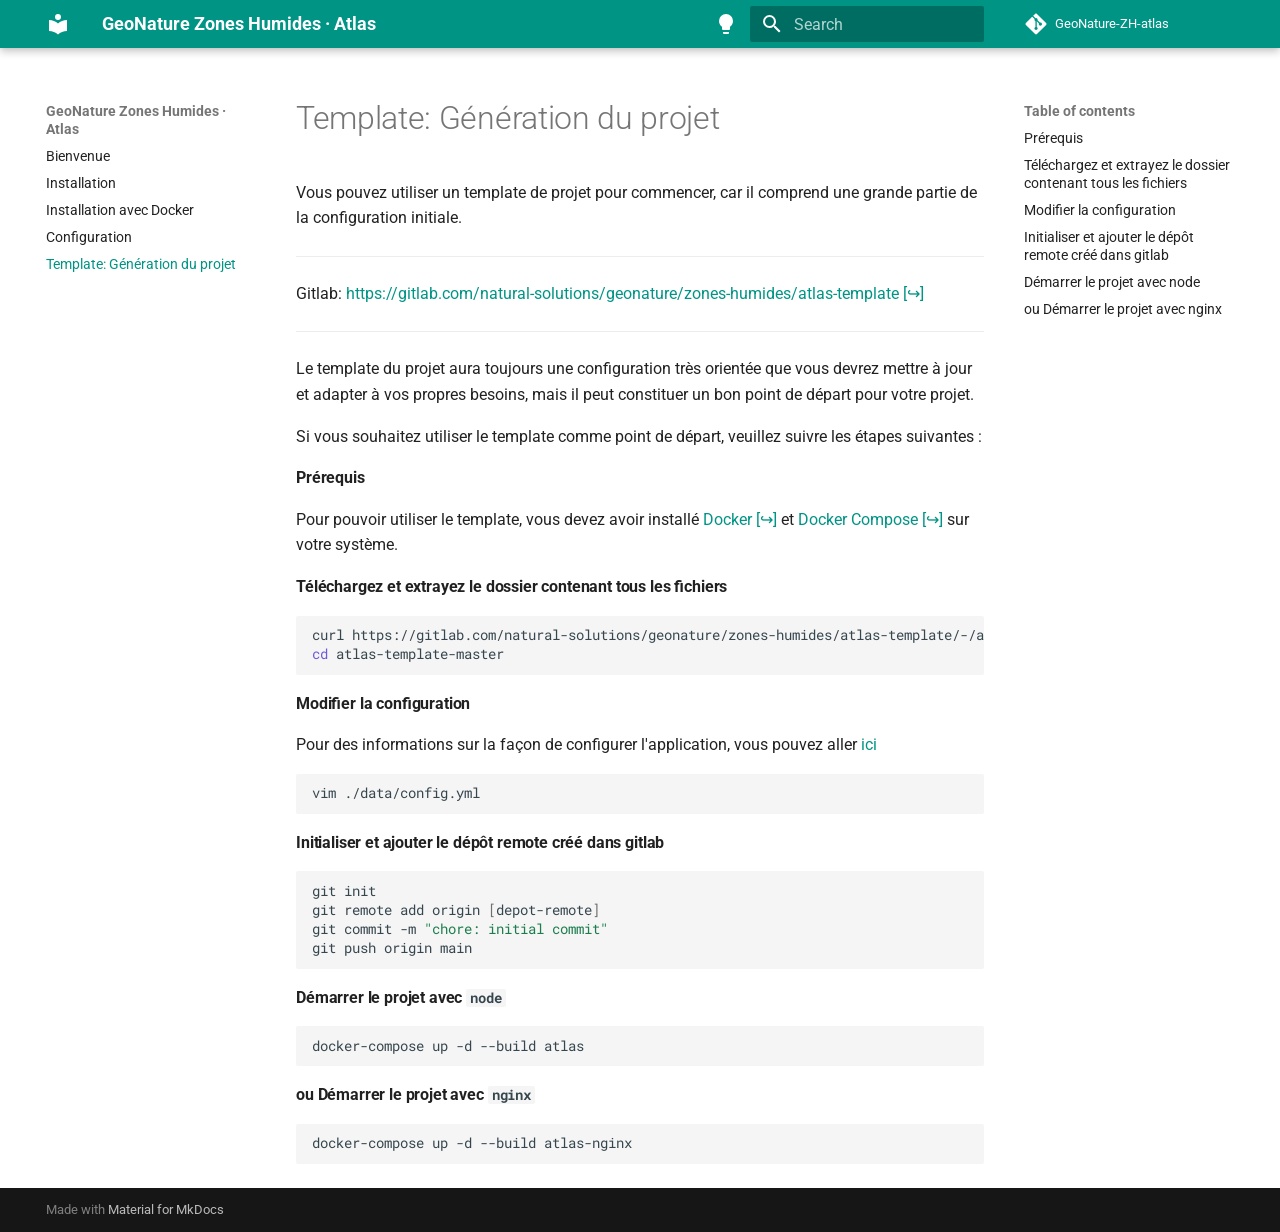
<file: template/index.html>
<!doctype html>
<html lang="en" class="no-js">
  <head>
    
      <meta charset="utf-8">
      <meta name="viewport" content="width=device-width,initial-scale=1">
      
      
      
      
        <link rel="prev" href="../configuration/">
      
      
      
      <link rel="icon" href="../assets/images/favicon.png">
      <meta name="generator" content="mkdocs-1.6.1, mkdocs-material-9.6.23">
    
    
      
        <title>Template: Génération du projet - GeoNature Zones Humides · Atlas</title>
      
    
    
      <link rel="stylesheet" href="../assets/stylesheets/main.84d31ad4.min.css">
      
        
        <link rel="stylesheet" href="../assets/stylesheets/palette.06af60db.min.css">
      
      


    
    
      
    
    
      
        
        
        <link rel="preconnect" href="https://fonts.gstatic.com" crossorigin>
        <link rel="stylesheet" href="https://fonts.googleapis.com/css?family=Roboto:300,300i,400,400i,700,700i%7CRoboto+Mono:400,400i,700,700i&display=fallback">
        <style>:root{--md-text-font:"Roboto";--md-code-font:"Roboto Mono"}</style>
      
    
    
      <link rel="stylesheet" href="../css/termynal.css">
    
      <link rel="stylesheet" href="../css/custom.css">
    
    <script>__md_scope=new URL("..",location),__md_hash=e=>[...e].reduce(((e,_)=>(e<<5)-e+_.charCodeAt(0)),0),__md_get=(e,_=localStorage,t=__md_scope)=>JSON.parse(_.getItem(t.pathname+"."+e)),__md_set=(e,_,t=localStorage,a=__md_scope)=>{try{t.setItem(a.pathname+"."+e,JSON.stringify(_))}catch(e){}}</script>
    
      

    
    
    
  </head>
  
  
    
    
      
    
    
    
    
    <body dir="ltr" data-md-color-scheme="default" data-md-color-primary="teal" data-md-color-accent="amber">
  
    
    <input class="md-toggle" data-md-toggle="drawer" type="checkbox" id="__drawer" autocomplete="off">
    <input class="md-toggle" data-md-toggle="search" type="checkbox" id="__search" autocomplete="off">
    <label class="md-overlay" for="__drawer"></label>
    <div data-md-component="skip">
      
        
        <a href="#prerequis" class="md-skip">
          Skip to content
        </a>
      
    </div>
    <div data-md-component="announce">
      
    </div>
    
    
      

  

<header class="md-header md-header--shadow" data-md-component="header">
  <nav class="md-header__inner md-grid" aria-label="Header">
    <a href=".." title="GeoNature Zones Humides · Atlas" class="md-header__button md-logo" aria-label="GeoNature Zones Humides · Atlas" data-md-component="logo">
      
  
  <svg xmlns="http://www.w3.org/2000/svg" viewBox="0 0 24 24"><path d="M12 8a3 3 0 0 0 3-3 3 3 0 0 0-3-3 3 3 0 0 0-3 3 3 3 0 0 0 3 3m0 3.54C9.64 9.35 6.5 8 3 8v11c3.5 0 6.64 1.35 9 3.54 2.36-2.19 5.5-3.54 9-3.54V8c-3.5 0-6.64 1.35-9 3.54"/></svg>

    </a>
    <label class="md-header__button md-icon" for="__drawer">
      
      <svg xmlns="http://www.w3.org/2000/svg" viewBox="0 0 24 24"><path d="M3 6h18v2H3zm0 5h18v2H3zm0 5h18v2H3z"/></svg>
    </label>
    <div class="md-header__title" data-md-component="header-title">
      <div class="md-header__ellipsis">
        <div class="md-header__topic">
          <span class="md-ellipsis">
            GeoNature Zones Humides · Atlas
          </span>
        </div>
        <div class="md-header__topic" data-md-component="header-topic">
          <span class="md-ellipsis">
            
              Template: Génération du projet
            
          </span>
        </div>
      </div>
    </div>
    
      
        <form class="md-header__option" data-md-component="palette">
  
    
    
    
    <input class="md-option" data-md-color-media="" data-md-color-scheme="default" data-md-color-primary="teal" data-md-color-accent="amber"  aria-label="Switch to light mode"  type="radio" name="__palette" id="__palette_0">
    
      <label class="md-header__button md-icon" title="Switch to light mode" for="__palette_1" hidden>
        <svg xmlns="http://www.w3.org/2000/svg" viewBox="0 0 24 24"><path d="M12 2a7 7 0 0 0-7 7c0 2.38 1.19 4.47 3 5.74V17a1 1 0 0 0 1 1h6a1 1 0 0 0 1-1v-2.26c1.81-1.27 3-3.36 3-5.74a7 7 0 0 0-7-7M9 21a1 1 0 0 0 1 1h4a1 1 0 0 0 1-1v-1H9z"/></svg>
      </label>
    
  
    
    
    
    <input class="md-option" data-md-color-media="" data-md-color-scheme="slate" data-md-color-primary="teal" data-md-color-accent="amber"  aria-label="Switch to dark mode"  type="radio" name="__palette" id="__palette_1">
    
      <label class="md-header__button md-icon" title="Switch to dark mode" for="__palette_0" hidden>
        <svg xmlns="http://www.w3.org/2000/svg" viewBox="0 0 24 24"><path d="M12 2a7 7 0 0 1 7 7c0 2.38-1.19 4.47-3 5.74V17a1 1 0 0 1-1 1H9a1 1 0 0 1-1-1v-2.26C6.19 13.47 5 11.38 5 9a7 7 0 0 1 7-7M9 21v-1h6v1a1 1 0 0 1-1 1h-4a1 1 0 0 1-1-1m3-17a5 5 0 0 0-5 5c0 2.05 1.23 3.81 3 4.58V16h4v-2.42c1.77-.77 3-2.53 3-4.58a5 5 0 0 0-5-5"/></svg>
      </label>
    
  
</form>
      
    
    
      <script>var palette=__md_get("__palette");if(palette&&palette.color){if("(prefers-color-scheme)"===palette.color.media){var media=matchMedia("(prefers-color-scheme: light)"),input=document.querySelector(media.matches?"[data-md-color-media='(prefers-color-scheme: light)']":"[data-md-color-media='(prefers-color-scheme: dark)']");palette.color.media=input.getAttribute("data-md-color-media"),palette.color.scheme=input.getAttribute("data-md-color-scheme"),palette.color.primary=input.getAttribute("data-md-color-primary"),palette.color.accent=input.getAttribute("data-md-color-accent")}for(var[key,value]of Object.entries(palette.color))document.body.setAttribute("data-md-color-"+key,value)}</script>
    
    
    
      
      
        <label class="md-header__button md-icon" for="__search">
          
          <svg xmlns="http://www.w3.org/2000/svg" viewBox="0 0 24 24"><path d="M9.5 3A6.5 6.5 0 0 1 16 9.5c0 1.61-.59 3.09-1.56 4.23l.27.27h.79l5 5-1.5 1.5-5-5v-.79l-.27-.27A6.52 6.52 0 0 1 9.5 16 6.5 6.5 0 0 1 3 9.5 6.5 6.5 0 0 1 9.5 3m0 2C7 5 5 7 5 9.5S7 14 9.5 14 14 12 14 9.5 12 5 9.5 5"/></svg>
        </label>
        <div class="md-search" data-md-component="search" role="dialog">
  <label class="md-search__overlay" for="__search"></label>
  <div class="md-search__inner" role="search">
    <form class="md-search__form" name="search">
      <input type="text" class="md-search__input" name="query" aria-label="Search" placeholder="Search" autocapitalize="off" autocorrect="off" autocomplete="off" spellcheck="false" data-md-component="search-query" required>
      <label class="md-search__icon md-icon" for="__search">
        
        <svg xmlns="http://www.w3.org/2000/svg" viewBox="0 0 24 24"><path d="M9.5 3A6.5 6.5 0 0 1 16 9.5c0 1.61-.59 3.09-1.56 4.23l.27.27h.79l5 5-1.5 1.5-5-5v-.79l-.27-.27A6.52 6.52 0 0 1 9.5 16 6.5 6.5 0 0 1 3 9.5 6.5 6.5 0 0 1 9.5 3m0 2C7 5 5 7 5 9.5S7 14 9.5 14 14 12 14 9.5 12 5 9.5 5"/></svg>
        
        <svg xmlns="http://www.w3.org/2000/svg" viewBox="0 0 24 24"><path d="M20 11v2H8l5.5 5.5-1.42 1.42L4.16 12l7.92-7.92L13.5 5.5 8 11z"/></svg>
      </label>
      <nav class="md-search__options" aria-label="Search">
        
        <button type="reset" class="md-search__icon md-icon" title="Clear" aria-label="Clear" tabindex="-1">
          
          <svg xmlns="http://www.w3.org/2000/svg" viewBox="0 0 24 24"><path d="M19 6.41 17.59 5 12 10.59 6.41 5 5 6.41 10.59 12 5 17.59 6.41 19 12 13.41 17.59 19 19 17.59 13.41 12z"/></svg>
        </button>
      </nav>
      
        <div class="md-search__suggest" data-md-component="search-suggest"></div>
      
    </form>
    <div class="md-search__output">
      <div class="md-search__scrollwrap" tabindex="0" data-md-scrollfix>
        <div class="md-search-result" data-md-component="search-result">
          <div class="md-search-result__meta">
            Initializing search
          </div>
          <ol class="md-search-result__list" role="presentation"></ol>
        </div>
      </div>
    </div>
  </div>
</div>
      
    
    
      <div class="md-header__source">
        <a href="https://github.com/PnX-SI/GeoNature-ZH-atlas" title="Go to repository" class="md-source" data-md-component="source">
  <div class="md-source__icon md-icon">
    
    <svg xmlns="http://www.w3.org/2000/svg" viewBox="0 0 448 512"><!--! Font Awesome Free 7.1.0 by @fontawesome - https://fontawesome.com License - https://fontawesome.com/license/free (Icons: CC BY 4.0, Fonts: SIL OFL 1.1, Code: MIT License) Copyright 2025 Fonticons, Inc.--><path d="M439.6 236.1 244 40.5c-5.4-5.5-12.8-8.5-20.4-8.5s-15 3-20.4 8.4L162.5 81l51.5 51.5c27.1-9.1 52.7 16.8 43.4 43.7l49.7 49.7c34.2-11.8 61.2 31 35.5 56.7-26.5 26.5-70.2-2.9-56-37.3L240.3 199v121.9c25.3 12.5 22.3 41.8 9.1 55-6.4 6.4-15.2 10.1-24.3 10.1s-17.8-3.6-24.3-10.1c-17.6-17.6-11.1-46.9 11.2-56v-123c-20.8-8.5-24.6-30.7-18.6-45L142.6 101 8.5 235.1C3 240.6 0 247.9 0 255.5s3 15 8.5 20.4l195.6 195.7c5.4 5.4 12.7 8.4 20.4 8.4s15-3 20.4-8.4l194.7-194.7c5.4-5.4 8.4-12.8 8.4-20.4s-3-15-8.4-20.4"/></svg>
  </div>
  <div class="md-source__repository">
    GeoNature-ZH-atlas
  </div>
</a>
      </div>
    
  </nav>
  
</header>
    
    <div class="md-container" data-md-component="container">
      
      
        
          
        
      
      <main class="md-main" data-md-component="main">
        <div class="md-main__inner md-grid">
          
            
              
              <div class="md-sidebar md-sidebar--primary" data-md-component="sidebar" data-md-type="navigation" >
                <div class="md-sidebar__scrollwrap">
                  <div class="md-sidebar__inner">
                    



<nav class="md-nav md-nav--primary" aria-label="Navigation" data-md-level="0">
  <label class="md-nav__title" for="__drawer">
    <a href=".." title="GeoNature Zones Humides · Atlas" class="md-nav__button md-logo" aria-label="GeoNature Zones Humides · Atlas" data-md-component="logo">
      
  
  <svg xmlns="http://www.w3.org/2000/svg" viewBox="0 0 24 24"><path d="M12 8a3 3 0 0 0 3-3 3 3 0 0 0-3-3 3 3 0 0 0-3 3 3 3 0 0 0 3 3m0 3.54C9.64 9.35 6.5 8 3 8v11c3.5 0 6.64 1.35 9 3.54 2.36-2.19 5.5-3.54 9-3.54V8c-3.5 0-6.64 1.35-9 3.54"/></svg>

    </a>
    GeoNature Zones Humides · Atlas
  </label>
  
    <div class="md-nav__source">
      <a href="https://github.com/PnX-SI/GeoNature-ZH-atlas" title="Go to repository" class="md-source" data-md-component="source">
  <div class="md-source__icon md-icon">
    
    <svg xmlns="http://www.w3.org/2000/svg" viewBox="0 0 448 512"><!--! Font Awesome Free 7.1.0 by @fontawesome - https://fontawesome.com License - https://fontawesome.com/license/free (Icons: CC BY 4.0, Fonts: SIL OFL 1.1, Code: MIT License) Copyright 2025 Fonticons, Inc.--><path d="M439.6 236.1 244 40.5c-5.4-5.5-12.8-8.5-20.4-8.5s-15 3-20.4 8.4L162.5 81l51.5 51.5c27.1-9.1 52.7 16.8 43.4 43.7l49.7 49.7c34.2-11.8 61.2 31 35.5 56.7-26.5 26.5-70.2-2.9-56-37.3L240.3 199v121.9c25.3 12.5 22.3 41.8 9.1 55-6.4 6.4-15.2 10.1-24.3 10.1s-17.8-3.6-24.3-10.1c-17.6-17.6-11.1-46.9 11.2-56v-123c-20.8-8.5-24.6-30.7-18.6-45L142.6 101 8.5 235.1C3 240.6 0 247.9 0 255.5s3 15 8.5 20.4l195.6 195.7c5.4 5.4 12.7 8.4 20.4 8.4s15-3 20.4-8.4l194.7-194.7c5.4-5.4 8.4-12.8 8.4-20.4s-3-15-8.4-20.4"/></svg>
  </div>
  <div class="md-source__repository">
    GeoNature-ZH-atlas
  </div>
</a>
    </div>
  
  <ul class="md-nav__list" data-md-scrollfix>
    
      
      
  
  
  
  
    <li class="md-nav__item">
      <a href=".." class="md-nav__link">
        
  
  
  <span class="md-ellipsis">
    Bienvenue
    
  </span>
  

      </a>
    </li>
  

    
      
      
  
  
  
  
    <li class="md-nav__item">
      <a href="../installation/" class="md-nav__link">
        
  
  
  <span class="md-ellipsis">
    Installation
    
  </span>
  

      </a>
    </li>
  

    
      
      
  
  
  
  
    <li class="md-nav__item">
      <a href="../installation_docker/" class="md-nav__link">
        
  
  
  <span class="md-ellipsis">
    Installation avec Docker
    
  </span>
  

      </a>
    </li>
  

    
      
      
  
  
  
  
    <li class="md-nav__item">
      <a href="../configuration/" class="md-nav__link">
        
  
  
  <span class="md-ellipsis">
    Configuration
    
  </span>
  

      </a>
    </li>
  

    
      
      
  
  
    
  
  
  
    <li class="md-nav__item md-nav__item--active">
      
      <input class="md-nav__toggle md-toggle" type="checkbox" id="__toc">
      
      
      
        <label class="md-nav__link md-nav__link--active" for="__toc">
          
  
  
  <span class="md-ellipsis">
    Template: Génération du projet
    
  </span>
  

          <span class="md-nav__icon md-icon"></span>
        </label>
      
      <a href="./" class="md-nav__link md-nav__link--active">
        
  
  
  <span class="md-ellipsis">
    Template: Génération du projet
    
  </span>
  

      </a>
      
        

<nav class="md-nav md-nav--secondary" aria-label="Table of contents">
  
  
  
  
    <label class="md-nav__title" for="__toc">
      <span class="md-nav__icon md-icon"></span>
      Table of contents
    </label>
    <ul class="md-nav__list" data-md-component="toc" data-md-scrollfix>
      
        <li class="md-nav__item">
  <a href="#prerequis" class="md-nav__link">
    <span class="md-ellipsis">
      Prérequis
    </span>
  </a>
  
</li>
      
        <li class="md-nav__item">
  <a href="#telechargez-et-extrayez-le-dossier-contenant-tous-les-fichiers" class="md-nav__link">
    <span class="md-ellipsis">
      Téléchargez et extrayez le dossier contenant tous les fichiers
    </span>
  </a>
  
</li>
      
        <li class="md-nav__item">
  <a href="#modifier-la-configuration" class="md-nav__link">
    <span class="md-ellipsis">
      Modifier la configuration
    </span>
  </a>
  
</li>
      
        <li class="md-nav__item">
  <a href="#initialiser-et-ajouter-le-depot-remote-cree-dans-gitlab" class="md-nav__link">
    <span class="md-ellipsis">
      Initialiser et ajouter le dépôt remote créé dans gitlab
    </span>
  </a>
  
</li>
      
        <li class="md-nav__item">
  <a href="#demarrer-le-projet-avec-node" class="md-nav__link">
    <span class="md-ellipsis">
      Démarrer le projet avec node
    </span>
  </a>
  
</li>
      
        <li class="md-nav__item">
  <a href="#ou-demarrer-le-projet-avec-nginx" class="md-nav__link">
    <span class="md-ellipsis">
      ou Démarrer le projet avec nginx
    </span>
  </a>
  
</li>
      
    </ul>
  
</nav>
      
    </li>
  

    
  </ul>
</nav>
                  </div>
                </div>
              </div>
            
            
              
              <div class="md-sidebar md-sidebar--secondary" data-md-component="sidebar" data-md-type="toc" >
                <div class="md-sidebar__scrollwrap">
                  <div class="md-sidebar__inner">
                    

<nav class="md-nav md-nav--secondary" aria-label="Table of contents">
  
  
  
  
    <label class="md-nav__title" for="__toc">
      <span class="md-nav__icon md-icon"></span>
      Table of contents
    </label>
    <ul class="md-nav__list" data-md-component="toc" data-md-scrollfix>
      
        <li class="md-nav__item">
  <a href="#prerequis" class="md-nav__link">
    <span class="md-ellipsis">
      Prérequis
    </span>
  </a>
  
</li>
      
        <li class="md-nav__item">
  <a href="#telechargez-et-extrayez-le-dossier-contenant-tous-les-fichiers" class="md-nav__link">
    <span class="md-ellipsis">
      Téléchargez et extrayez le dossier contenant tous les fichiers
    </span>
  </a>
  
</li>
      
        <li class="md-nav__item">
  <a href="#modifier-la-configuration" class="md-nav__link">
    <span class="md-ellipsis">
      Modifier la configuration
    </span>
  </a>
  
</li>
      
        <li class="md-nav__item">
  <a href="#initialiser-et-ajouter-le-depot-remote-cree-dans-gitlab" class="md-nav__link">
    <span class="md-ellipsis">
      Initialiser et ajouter le dépôt remote créé dans gitlab
    </span>
  </a>
  
</li>
      
        <li class="md-nav__item">
  <a href="#demarrer-le-projet-avec-node" class="md-nav__link">
    <span class="md-ellipsis">
      Démarrer le projet avec node
    </span>
  </a>
  
</li>
      
        <li class="md-nav__item">
  <a href="#ou-demarrer-le-projet-avec-nginx" class="md-nav__link">
    <span class="md-ellipsis">
      ou Démarrer le projet avec nginx
    </span>
  </a>
  
</li>
      
    </ul>
  
</nav>
                  </div>
                </div>
              </div>
            
          
          
            <div class="md-content" data-md-component="content">
              <article class="md-content__inner md-typeset">
                
                  


  
  


  <h1>Template: Génération du projet</h1>

<p>Vous pouvez utiliser un template de projet pour commencer, car il comprend une grande partie de la configuration initiale.</p>
<hr />
<p>Gitlab: <a href="https://gitlab.com/natural-solutions/geonature/zones-humides/atlas-template" class="external-link" target="_blank">https://gitlab.com/natural-solutions/geonature/zones-humides/atlas-template</a></p>
<hr />
<p>Le template du projet aura toujours une configuration très orientée que vous devrez mettre à jour et adapter à vos propres besoins, mais il peut constituer un bon point de départ pour votre projet.</p>
<p>Si vous souhaitez utiliser le template comme point de départ, veuillez suivre les étapes suivantes :</p>
<h4 id="prerequis">Prérequis<a class="headerlink" href="#prerequis" title="Permanent link">&para;</a></h4>
<p>Pour pouvoir utiliser le template, vous devez avoir installé <a class="external-link" href="https://docs.docker.com/engine/install/" target="_blank">Docker</a> et <a class="external-link" href="https://docs.docker.com/compose/install/" target="_blank">Docker Compose</a> sur votre système.</p>
<h4 id="telechargez-et-extrayez-le-dossier-contenant-tous-les-fichiers">Téléchargez et extrayez le dossier contenant tous les fichiers<a class="headerlink" href="#telechargez-et-extrayez-le-dossier-contenant-tous-les-fichiers" title="Permanent link">&para;</a></h4>
<div class="highlight"><pre><span></span><code>curl<span class="w"> </span>https://gitlab.com/natural-solutions/geonature/zones-humides/atlas-template/-/archive/master/atlas-template-master.tar.gz<span class="w"> </span><span class="p">|</span><span class="w"> </span>tar<span class="w"> </span>-xz
<span class="nb">cd</span><span class="w"> </span>atlas-template-master
</code></pre></div>
<h4 id="modifier-la-configuration">Modifier la configuration<a class="headerlink" href="#modifier-la-configuration" title="Permanent link">&para;</a></h4>
<p>Pour des informations sur la façon de configurer l'application, vous pouvez aller <a href="/configuration">ici</a></p>
<div class="highlight"><pre><span></span><code>vim<span class="w"> </span>./data/config.yml
</code></pre></div>
<h4 id="initialiser-et-ajouter-le-depot-remote-cree-dans-gitlab">Initialiser et ajouter le dépôt remote créé dans gitlab<a class="headerlink" href="#initialiser-et-ajouter-le-depot-remote-cree-dans-gitlab" title="Permanent link">&para;</a></h4>
<div class="highlight"><pre><span></span><code>git<span class="w"> </span>init
git<span class="w"> </span>remote<span class="w"> </span>add<span class="w"> </span>origin<span class="w"> </span><span class="o">[</span>depot-remote<span class="o">]</span>
git<span class="w"> </span>commit<span class="w"> </span>-m<span class="w"> </span><span class="s2">&quot;chore: initial commit&quot;</span>
git<span class="w"> </span>push<span class="w"> </span>origin<span class="w"> </span>main
</code></pre></div>
<h4 id="demarrer-le-projet-avec-node">Démarrer le projet avec <code>node</code><a class="headerlink" href="#demarrer-le-projet-avec-node" title="Permanent link">&para;</a></h4>
<div class="highlight"><pre><span></span><code>docker-compose<span class="w"> </span>up<span class="w"> </span>-d<span class="w"> </span>--build<span class="w"> </span>atlas
</code></pre></div>
<h4 id="ou-demarrer-le-projet-avec-nginx">ou Démarrer le projet avec <code>nginx</code><a class="headerlink" href="#ou-demarrer-le-projet-avec-nginx" title="Permanent link">&para;</a></h4>
<div class="highlight"><pre><span></span><code>docker-compose<span class="w"> </span>up<span class="w"> </span>-d<span class="w"> </span>--build<span class="w"> </span>atlas-nginx
</code></pre></div>












                
              </article>
            </div>
          
          
  <script>var tabs=__md_get("__tabs");if(Array.isArray(tabs))e:for(var set of document.querySelectorAll(".tabbed-set")){var labels=set.querySelector(".tabbed-labels");for(var tab of tabs)for(var label of labels.getElementsByTagName("label"))if(label.innerText.trim()===tab){var input=document.getElementById(label.htmlFor);input.checked=!0;continue e}}</script>

<script>var target=document.getElementById(location.hash.slice(1));target&&target.name&&(target.checked=target.name.startsWith("__tabbed_"))</script>
        </div>
        
      </main>
      
        <footer class="md-footer">
  
  <div class="md-footer-meta md-typeset">
    <div class="md-footer-meta__inner md-grid">
      <div class="md-copyright">
  
  
    Made with
    <a href="https://squidfunk.github.io/mkdocs-material/" target="_blank" rel="noopener">
      Material for MkDocs
    </a>
  
</div>
      
    </div>
  </div>
</footer>
      
    </div>
    <div class="md-dialog" data-md-component="dialog">
      <div class="md-dialog__inner md-typeset"></div>
    </div>
    
    
    
      
      <script id="__config" type="application/json">{"base": "..", "features": ["search.suggest", "search.highlight", "content.tabs.link"], "search": "../assets/javascripts/workers/search.973d3a69.min.js", "tags": null, "translations": {"clipboard.copied": "Copied to clipboard", "clipboard.copy": "Copy to clipboard", "search.result.more.one": "1 more on this page", "search.result.more.other": "# more on this page", "search.result.none": "No matching documents", "search.result.one": "1 matching document", "search.result.other": "# matching documents", "search.result.placeholder": "Type to start searching", "search.result.term.missing": "Missing", "select.version": "Select version"}, "version": null}</script>
    
    
      <script src="../assets/javascripts/bundle.f55a23d4.min.js"></script>
      
        <script src="../js/termynal.js"></script>
      
        <script src="../js/custom.js"></script>
      
    
  </body>
</html>
</file>
<file: css/termynal.css>
/**
 * termynal.js
 *
 * @author Ines Montani <ines@ines.io>
 * @version 0.0.1
 * @license MIT
 */

:root {
  --color-bg: #252a33;
  --color-text: #eee;
  --color-text-subtle: #a2a2a2;
}

[data-termynal] {
  width: 750px;
  max-width: 100%;
  background: var(--color-bg);
  color: var(--color-text);
  /* font-size: 18px; */
  font-size: 15px;
  /* font-family: 'Fira Mono', Consolas, Menlo, Monaco, 'Courier New', Courier, monospace; */
  font-family: 'Roboto Mono', 'Fira Mono', Consolas, Menlo, Monaco,
    'Courier New', Courier, monospace;
  border-radius: 4px;
  padding: 75px 45px 35px;
  position: relative;
  -webkit-box-sizing: border-box;
  box-sizing: border-box;
}

[data-termynal]:before {
  content: '';
  position: absolute;
  top: 15px;
  left: 15px;
  display: inline-block;
  width: 15px;
  height: 15px;
  border-radius: 50%;
  /* A little hack to display the window buttons in one pseudo element. */
  background: #d9515d;
  -webkit-box-shadow: 25px 0 0 #f4c025, 50px 0 0 #3ec930;
  box-shadow: 25px 0 0 #f4c025, 50px 0 0 #3ec930;
}

[data-termynal]:after {
  content: 'bash';
  position: absolute;
  color: var(--color-text-subtle);
  top: 5px;
  left: 0;
  width: 100%;
  text-align: center;
}

a[data-terminal-control] {
  text-align: right;
  display: block;
  color: #aebbff;
}

[data-ty] {
  display: block;
  line-height: 2;
}

[data-ty]:before {
  /* Set up defaults and ensure empty lines are displayed. */
  content: '';
  display: inline-block;
  vertical-align: middle;
}

[data-ty='input']:before,
[data-ty-prompt]:before {
  margin-right: 0.75em;
  color: var(--color-text-subtle);
}

[data-ty='input']:before {
  content: '$';
}

[data-ty][data-ty-prompt]:before {
  content: attr(data-ty-prompt);
}

[data-ty-cursor]:after {
  content: attr(data-ty-cursor);
  font-family: monospace;
  margin-left: 0.5em;
  -webkit-animation: blink 1s infinite;
  animation: blink 1s infinite;
}

/* Cursor animation */

@-webkit-keyframes blink {
  50% {
    opacity: 0;
  }
}

@keyframes blink {
  50% {
    opacity: 0;
  }
}
</file>
<file: css/custom.css>
a.external-link::after {
  /* \00A0 is a non-breaking space
        to make the mark be on the same line as the link
    */
  content: '\00A0[↪]';
}

.termynal-comment {
  color: #4a968f;
  font-style: italic;
  display: block;
}

.termy [data-termynal] {
  white-space: pre-wrap;
}
</file>
<file: assets/stylesheets/main.84d31ad4.min.css>
@charset "UTF-8";html{-webkit-text-size-adjust:none;-moz-text-size-adjust:none;text-size-adjust:none;box-sizing:border-box}*,:after,:before{box-sizing:inherit}@media (prefers-reduced-motion){*,:after,:before{transition:none!important}}body{margin:0}a,button,input,label{-webkit-tap-highlight-color:transparent}a{color:inherit;text-decoration:none}hr{border:0;box-sizing:initial;display:block;height:.05rem;overflow:visible;padding:0}small{font-size:80%}sub,sup{line-height:1em}img{border-style:none}table{border-collapse:initial;border-spacing:0}td,th{font-weight:400;vertical-align:top}button{background:#0000;border:0;font-family:inherit;font-size:inherit;margin:0;padding:0}input{border:0;outline:none}:root{--md-primary-fg-color:#4051b5;--md-primary-fg-color--light:#5d6cc0;--md-primary-fg-color--dark:#303fa1;--md-primary-bg-color:#fff;--md-primary-bg-color--light:#ffffffb3;--md-accent-fg-color:#526cfe;--md-accent-fg-color--transparent:#526cfe1a;--md-accent-bg-color:#fff;--md-accent-bg-color--light:#ffffffb3}[data-md-color-scheme=default]{color-scheme:light}[data-md-color-scheme=default] img[src$="#gh-dark-mode-only"],[data-md-color-scheme=default] img[src$="#only-dark"]{display:none}:root,[data-md-color-scheme=default]{--md-hue:225deg;--md-default-fg-color:#000000de;--md-default-fg-color--light:#0000008a;--md-default-fg-color--lighter:#00000052;--md-default-fg-color--lightest:#00000012;--md-default-bg-color:#fff;--md-default-bg-color--light:#ffffffb3;--md-default-bg-color--lighter:#ffffff4d;--md-default-bg-color--lightest:#ffffff1f;--md-code-fg-color:#36464e;--md-code-bg-color:#f5f5f5;--md-code-hl-color:#4287ff;--md-code-hl-color--light:#4287ff1a;--md-code-hl-number-color:#d52a2a;--md-code-hl-special-color:#db1457;--md-code-hl-function-color:#a846b9;--md-code-hl-constant-color:#6e59d9;--md-code-hl-keyword-color:#3f6ec6;--md-code-hl-string-color:#1c7d4d;--md-code-hl-name-color:var(--md-code-fg-color);--md-code-hl-operator-color:var(--md-default-fg-color--light);--md-code-hl-punctuation-color:var(--md-default-fg-color--light);--md-code-hl-comment-color:var(--md-default-fg-color--light);--md-code-hl-generic-color:var(--md-default-fg-color--light);--md-code-hl-variable-color:var(--md-default-fg-color--light);--md-typeset-color:var(--md-default-fg-color);--md-typeset-a-color:var(--md-primary-fg-color);--md-typeset-del-color:#f5503d26;--md-typeset-ins-color:#0bd57026;--md-typeset-kbd-color:#fafafa;--md-typeset-kbd-accent-color:#fff;--md-typeset-kbd-border-color:#b8b8b8;--md-typeset-mark-color:#ffff0080;--md-typeset-table-color:#0000001f;--md-typeset-table-color--light:rgba(0,0,0,.035);--md-admonition-fg-color:var(--md-default-fg-color);--md-admonition-bg-color:var(--md-default-bg-color);--md-warning-fg-color:#000000de;--md-warning-bg-color:#ff9;--md-footer-fg-color:#fff;--md-footer-fg-color--light:#ffffffb3;--md-footer-fg-color--lighter:#ffffff73;--md-footer-bg-color:#000000de;--md-footer-bg-color--dark:#00000052;--md-shadow-z1:0 0.2rem 0.5rem #0000000d,0 0 0.05rem #0000001a;--md-shadow-z2:0 0.2rem 0.5rem #0000001a,0 0 0.05rem #00000040;--md-shadow-z3:0 0.2rem 0.5rem #0003,0 0 0.05rem #00000059}.md-icon svg{fill:currentcolor;display:block;height:1.2rem;width:1.2rem}body{-webkit-font-smoothing:antialiased;-moz-osx-font-smoothing:grayscale;--md-text-font-family:var(--md-text-font,_),-apple-system,BlinkMacSystemFont,Helvetica,Arial,sans-serif;--md-code-font-family:var(--md-code-font,_),SFMono-Regular,Consolas,Menlo,monospace}aside,body,input{font-feature-settings:"kern","liga";color:var(--md-typeset-color);font-family:var(--md-text-font-family)}code,kbd,pre{font-feature-settings:"kern";font-family:var(--md-code-font-family)}:root{--md-typeset-table-sort-icon:url('data:image/svg+xml;charset=utf-8,<svg xmlns="http://www.w3.org/2000/svg" viewBox="0 0 24 24"><path d="m18 21-4-4h3V7h-3l4-4 4 4h-3v10h3M2 19v-2h10v2M2 13v-2h7v2M2 7V5h4v2z"/></svg>');--md-typeset-table-sort-icon--asc:url('data:image/svg+xml;charset=utf-8,<svg xmlns="http://www.w3.org/2000/svg" viewBox="0 0 24 24"><path d="M19 17h3l-4 4-4-4h3V3h2M2 17h10v2H2M6 5v2H2V5m0 6h7v2H2z"/></svg>');--md-typeset-table-sort-icon--desc:url('data:image/svg+xml;charset=utf-8,<svg xmlns="http://www.w3.org/2000/svg" viewBox="0 0 24 24"><path d="M19 7h3l-4-4-4 4h3v14h2M2 17h10v2H2M6 5v2H2V5m0 6h7v2H2z"/></svg>')}.md-typeset{-webkit-print-color-adjust:exact;color-adjust:exact;font-size:.8rem;line-height:1.6;overflow-wrap:break-word}@media print{.md-typeset{font-size:.68rem}}.md-typeset blockquote,.md-typeset dl,.md-typeset figure,.md-typeset ol,.md-typeset pre,.md-typeset ul{margin-bottom:1em;margin-top:1em}.md-typeset h1{color:var(--md-default-fg-color--light);font-size:2em;line-height:1.3;margin:0 0 1.25em}.md-typeset h1,.md-typeset h2{font-weight:300;letter-spacing:-.01em}.md-typeset h2{font-size:1.5625em;line-height:1.4;margin:1.6em 0 .64em}.md-typeset h3{font-size:1.25em;font-weight:400;letter-spacing:-.01em;line-height:1.5;margin:1.6em 0 .8em}.md-typeset h2+h3{margin-top:.8em}.md-typeset h4{font-weight:700;letter-spacing:-.01em;margin:1em 0}.md-typeset h5,.md-typeset h6{color:var(--md-default-fg-color--light);font-size:.8em;font-weight:700;letter-spacing:-.01em;margin:1.25em 0}.md-typeset h5{text-transform:uppercase}.md-typeset h5 code{text-transform:none}.md-typeset hr{border-bottom:.05rem solid var(--md-default-fg-color--lightest);display:flow-root;margin:1.5em 0}.md-typeset a{color:var(--md-typeset-a-color);word-break:break-word}.md-typeset a,.md-typeset a:before{transition:color 125ms}.md-typeset a:focus,.md-typeset a:hover{color:var(--md-accent-fg-color)}.md-typeset a:focus code,.md-typeset a:hover code{background-color:var(--md-accent-fg-color--transparent)}.md-typeset a code{color:currentcolor;transition:background-color 125ms}.md-typeset a.focus-visible{outline-color:var(--md-accent-fg-color);outline-offset:.2rem}.md-typeset code,.md-typeset kbd,.md-typeset pre{color:var(--md-code-fg-color);direction:ltr;font-variant-ligatures:none}@media print{.md-typeset code,.md-typeset kbd,.md-typeset pre{white-space:pre-wrap}}.md-typeset code{background-color:var(--md-code-bg-color);border-radius:.1rem;-webkit-box-decoration-break:clone;box-decoration-break:clone;font-size:.85em;padding:0 .2941176471em;word-break:break-word}.md-typeset code:not(.focus-visible){-webkit-tap-highlight-color:transparent;outline:none}.md-typeset pre{display:flow-root;line-height:1.4;position:relative}.md-typeset pre>code{-webkit-box-decoration-break:slice;box-decoration-break:slice;box-shadow:none;display:block;margin:0;outline-color:var(--md-accent-fg-color);overflow:auto;padding:.7720588235em 1.1764705882em;scrollbar-color:var(--md-default-fg-color--lighter) #0000;scrollbar-width:thin;touch-action:auto;word-break:normal}.md-typeset pre>code:hover{scrollbar-color:var(--md-accent-fg-color) #0000}.md-typeset pre>code::-webkit-scrollbar{height:.2rem;width:.2rem}.md-typeset pre>code::-webkit-scrollbar-thumb{background-color:var(--md-default-fg-color--lighter)}.md-typeset pre>code::-webkit-scrollbar-thumb:hover{background-color:var(--md-accent-fg-color)}.md-typeset kbd{background-color:var(--md-typeset-kbd-color);border-radius:.1rem;box-shadow:0 .1rem 0 .05rem var(--md-typeset-kbd-border-color),0 .1rem 0 var(--md-typeset-kbd-border-color),0 -.1rem .2rem var(--md-typeset-kbd-accent-color) inset;color:var(--md-default-fg-color);display:inline-block;font-size:.75em;padding:0 .6666666667em;vertical-align:text-top;word-break:break-word}.md-typeset mark{background-color:var(--md-typeset-mark-color);-webkit-box-decoration-break:clone;box-decoration-break:clone;color:inherit;word-break:break-word}.md-typeset abbr{border-bottom:.05rem dotted var(--md-default-fg-color--light);cursor:help;text-decoration:none}.md-typeset small{opacity:.75}[dir=ltr] .md-typeset sub,[dir=ltr] .md-typeset sup{margin-left:.078125em}[dir=rtl] .md-typeset sub,[dir=rtl] .md-typeset sup{margin-right:.078125em}[dir=ltr] .md-typeset blockquote{padding-left:.6rem}[dir=rtl] .md-typeset blockquote{padding-right:.6rem}[dir=ltr] .md-typeset blockquote{border-left:.2rem solid var(--md-default-fg-color--lighter)}[dir=rtl] .md-typeset blockquote{border-right:.2rem solid var(--md-default-fg-color--lighter)}.md-typeset blockquote{color:var(--md-default-fg-color--light);margin-left:0;margin-right:0}.md-typeset ul{list-style-type:disc}.md-typeset ul[type]{list-style-type:revert-layer}[dir=ltr] .md-typeset ol,[dir=ltr] .md-typeset ul{margin-left:.625em}[dir=rtl] .md-typeset ol,[dir=rtl] .md-typeset ul{margin-right:.625em}.md-typeset ol,.md-typeset ul{padding:0}.md-typeset ol:not([hidden]),.md-typeset ul:not([hidden]){display:flow-root}.md-typeset ol ol,.md-typeset ul ol{list-style-type:lower-alpha}.md-typeset ol ol ol,.md-typeset ul ol ol{list-style-type:lower-roman}.md-typeset ol ol ol ol,.md-typeset ul ol ol ol{list-style-type:upper-alpha}.md-typeset ol ol ol ol ol,.md-typeset ul ol ol ol ol{list-style-type:upper-roman}.md-typeset ol[type],.md-typeset ul[type]{list-style-type:revert-layer}[dir=ltr] .md-typeset ol li,[dir=ltr] .md-typeset ul li{margin-left:1.25em}[dir=rtl] .md-typeset ol li,[dir=rtl] .md-typeset ul li{margin-right:1.25em}.md-typeset ol li,.md-typeset ul li{margin-bottom:.5em}.md-typeset ol li blockquote,.md-typeset ol li p,.md-typeset ul li blockquote,.md-typeset ul li p{margin:.5em 0}.md-typeset ol li:last-child,.md-typeset ul li:last-child{margin-bottom:0}[dir=ltr] .md-typeset ol li ol,[dir=ltr] .md-typeset ol li ul,[dir=ltr] .md-typeset ul li ol,[dir=ltr] .md-typeset ul li ul{margin-left:.625em}[dir=rtl] .md-typeset ol li ol,[dir=rtl] .md-typeset ol li ul,[dir=rtl] .md-typeset ul li ol,[dir=rtl] .md-typeset ul li ul{margin-right:.625em}.md-typeset ol li ol,.md-typeset ol li ul,.md-typeset ul li ol,.md-typeset ul li ul{margin-bottom:.5em;margin-top:.5em}[dir=ltr] .md-typeset dd{margin-left:1.875em}[dir=rtl] .md-typeset dd{margin-right:1.875em}.md-typeset dd{margin-bottom:1.5em;margin-top:1em}.md-typeset img,.md-typeset svg,.md-typeset video{height:auto;max-width:100%}.md-typeset img[align=left]{margin:1em 1em 1em 0}.md-typeset img[align=right]{margin:1em 0 1em 1em}.md-typeset img[align]:only-child{margin-top:0}.md-typeset figure{display:flow-root;margin:1em auto;max-width:100%;text-align:center;width:fit-content}.md-typeset figure img{display:block;margin:0 auto}.md-typeset figcaption{font-style:italic;margin:1em auto;max-width:24rem}.md-typeset iframe{max-width:100%}.md-typeset table:not([class]){background-color:var(--md-default-bg-color);border:.05rem solid var(--md-typeset-table-color);border-radius:.1rem;display:inline-block;font-size:.64rem;max-width:100%;overflow:auto;touch-action:auto}@media print{.md-typeset table:not([class]){display:table}}.md-typeset table:not([class])+*{margin-top:1.5em}.md-typeset table:not([class]) td>:first-child,.md-typeset table:not([class]) th>:first-child{margin-top:0}.md-typeset table:not([class]) td>:last-child,.md-typeset table:not([class]) th>:last-child{margin-bottom:0}.md-typeset table:not([class]) td:not([align]),.md-typeset table:not([class]) th:not([align]){text-align:left}[dir=rtl] .md-typeset table:not([class]) td:not([align]),[dir=rtl] .md-typeset table:not([class]) th:not([align]){text-align:right}.md-typeset table:not([class]) th{font-weight:700;min-width:5rem;padding:.9375em 1.25em;vertical-align:top}.md-typeset table:not([class]) td{border-top:.05rem solid var(--md-typeset-table-color);padding:.9375em 1.25em;vertical-align:top}.md-typeset table:not([class]) tbody tr{transition:background-color 125ms}.md-typeset table:not([class]) tbody tr:hover{background-color:var(--md-typeset-table-color--light);box-shadow:0 .05rem 0 var(--md-default-bg-color) inset}.md-typeset table:not([class]) a{word-break:normal}.md-typeset table th[role=columnheader]{cursor:pointer}[dir=ltr] .md-typeset table th[role=columnheader]:after{margin-left:.5em}[dir=rtl] .md-typeset table th[role=columnheader]:after{margin-right:.5em}.md-typeset table th[role=columnheader]:after{content:"";display:inline-block;height:1.2em;-webkit-mask-image:var(--md-typeset-table-sort-icon);mask-image:var(--md-typeset-table-sort-icon);-webkit-mask-repeat:no-repeat;mask-repeat:no-repeat;-webkit-mask-size:contain;mask-size:contain;transition:background-color 125ms;vertical-align:text-bottom;width:1.2em}.md-typeset table th[role=columnheader]:hover:after{background-color:var(--md-default-fg-color--lighter)}.md-typeset table th[role=columnheader][aria-sort=ascending]:after{background-color:var(--md-default-fg-color--light);-webkit-mask-image:var(--md-typeset-table-sort-icon--asc);mask-image:var(--md-typeset-table-sort-icon--asc)}.md-typeset table th[role=columnheader][aria-sort=descending]:after{background-color:var(--md-default-fg-color--light);-webkit-mask-image:var(--md-typeset-table-sort-icon--desc);mask-image:var(--md-typeset-table-sort-icon--desc)}.md-typeset__scrollwrap{margin:1em -.8rem;overflow-x:auto;touch-action:auto}.md-typeset__table{display:inline-block;margin-bottom:.5em;padding:0 .8rem}@media print{.md-typeset__table{display:block}}html .md-typeset__table table{display:table;margin:0;overflow:hidden;width:100%}@media screen and (max-width:44.984375em){.md-content__inner>pre{margin:1em -.8rem}.md-content__inner>pre code{border-radius:0}}.md-typeset .md-author{border-radius:100%;display:block;flex-shrink:0;height:1.6rem;overflow:hidden;position:relative;transition:color 125ms,transform 125ms;width:1.6rem}.md-typeset .md-author img{display:block}.md-typeset .md-author--more{background:var(--md-default-fg-color--lightest);color:var(--md-default-fg-color--lighter);font-size:.6rem;font-weight:700;line-height:1.6rem;text-align:center}.md-typeset .md-author--long{height:2.4rem;width:2.4rem}.md-typeset a.md-author{transform:scale(1)}.md-typeset a.md-author img{border-radius:100%;filter:grayscale(100%) opacity(75%);transition:filter 125ms}.md-typeset a.md-author:focus,.md-typeset a.md-author:hover{transform:scale(1.1);z-index:1}.md-typeset a.md-author:focus img,.md-typeset a.md-author:hover img{filter:grayscale(0)}.md-banner{background-color:var(--md-footer-bg-color);color:var(--md-footer-fg-color);overflow:auto}@media print{.md-banner{display:none}}.md-banner--warning{background-color:var(--md-warning-bg-color);color:var(--md-warning-fg-color)}.md-banner__inner{font-size:.7rem;margin:.6rem auto;padding:0 .8rem}[dir=ltr] .md-banner__button{float:right}[dir=rtl] .md-banner__button{float:left}.md-banner__button{color:inherit;cursor:pointer;transition:opacity .25s}.no-js .md-banner__button{display:none}.md-banner__button:hover{opacity:.7}html{font-size:125%;height:100%;overflow-x:hidden}@media screen and (min-width:100em){html{font-size:137.5%}}@media screen and (min-width:125em){html{font-size:150%}}body{background-color:var(--md-default-bg-color);display:flex;flex-direction:column;font-size:.5rem;min-height:100%;position:relative;width:100%}@media print{body{display:block}}@media screen and (max-width:59.984375em){body[data-md-scrolllock]{position:fixed}}.md-grid{margin-left:auto;margin-right:auto;max-width:61rem}.md-container{display:flex;flex-direction:column;flex-grow:1}@media print{.md-container{display:block}}.md-main{flex-grow:1}.md-main__inner{display:flex;height:100%;margin-top:1.5rem}.md-ellipsis{overflow:hidden;text-overflow:ellipsis}.md-toggle{display:none}.md-option{height:0;opacity:0;position:absolute;width:0}.md-option:checked+label:not([hidden]){display:block}.md-option.focus-visible+label{outline-color:var(--md-accent-fg-color);outline-style:auto}.md-skip{background-color:var(--md-default-fg-color);border-radius:.1rem;color:var(--md-default-bg-color);font-size:.64rem;margin:.5rem;opacity:0;outline-color:var(--md-accent-fg-color);padding:.3rem .5rem;position:fixed;transform:translateY(.4rem);z-index:-1}.md-skip:focus{opacity:1;transform:translateY(0);transition:transform .25s cubic-bezier(.4,0,.2,1),opacity 175ms 75ms;z-index:10}@page{margin:25mm}:root{--md-clipboard-icon:url('data:image/svg+xml;charset=utf-8,<svg xmlns="http://www.w3.org/2000/svg" viewBox="0 0 24 24"><path d="M19 21H8V7h11m0-2H8a2 2 0 0 0-2 2v14a2 2 0 0 0 2 2h11a2 2 0 0 0 2-2V7a2 2 0 0 0-2-2m-3-4H4a2 2 0 0 0-2 2v14h2V3h12z"/></svg>')}.md-clipboard{border-radius:.1rem;color:var(--md-default-fg-color--lightest);cursor:pointer;height:1.5em;outline-color:var(--md-accent-fg-color);outline-offset:.1rem;position:absolute;right:.5em;top:.5em;transition:color .25s;width:1.5em;z-index:1}@media print{.md-clipboard{display:none}}.md-clipboard:not(.focus-visible){-webkit-tap-highlight-color:transparent;outline:none}:hover>.md-clipboard{color:var(--md-default-fg-color--light)}.md-clipboard:focus,.md-clipboard:hover{color:var(--md-accent-fg-color)}.md-clipboard:after{background-color:currentcolor;content:"";display:block;height:1.125em;margin:0 auto;-webkit-mask-image:var(--md-clipboard-icon);mask-image:var(--md-clipboard-icon);-webkit-mask-position:center;mask-position:center;-webkit-mask-repeat:no-repeat;mask-repeat:no-repeat;-webkit-mask-size:contain;mask-size:contain;width:1.125em}.md-clipboard--inline{cursor:pointer}.md-clipboard--inline code{transition:color .25s,background-color .25s}.md-clipboard--inline:focus code,.md-clipboard--inline:hover code{background-color:var(--md-accent-fg-color--transparent);color:var(--md-accent-fg-color)}.md-typeset .md-code__content{display:grid}@keyframes consent{0%{opacity:0;transform:translateY(100%)}to{opacity:1;transform:translateY(0)}}@keyframes overlay{0%{opacity:0}to{opacity:1}}.md-consent__overlay{animation:overlay .25s both;-webkit-backdrop-filter:blur(.1rem);backdrop-filter:blur(.1rem);background-color:#0000008a;height:100%;opacity:1;position:fixed;top:0;width:100%;z-index:5}.md-consent__inner{animation:consent .5s cubic-bezier(.1,.7,.1,1) both;background-color:var(--md-default-bg-color);border:0;border-radius:.1rem;bottom:0;box-shadow:0 0 .2rem #0000001a,0 .2rem .4rem #0003;max-height:100%;overflow:auto;padding:0;position:fixed;width:100%;z-index:5}.md-consent__form{padding:.8rem}.md-consent__settings{display:none;margin:1em 0}input:checked+.md-consent__settings{display:block}.md-consent__controls{margin-bottom:.8rem}.md-typeset .md-consent__controls .md-button{display:inline}@media screen and (max-width:44.984375em){.md-typeset .md-consent__controls .md-button{display:block;margin-top:.4rem;text-align:center;width:100%}}.md-consent label{cursor:pointer}.md-content{flex-grow:1;min-width:0}.md-content__inner{margin:0 .8rem 1.2rem;padding-top:.6rem}@media screen and (min-width:76.25em){[dir=ltr] .md-sidebar--primary:not([hidden])~.md-content>.md-content__inner{margin-left:1.2rem}[dir=ltr] .md-sidebar--secondary:not([hidden])~.md-content>.md-content__inner,[dir=rtl] .md-sidebar--primary:not([hidden])~.md-content>.md-content__inner{margin-right:1.2rem}[dir=rtl] .md-sidebar--secondary:not([hidden])~.md-content>.md-content__inner{margin-left:1.2rem}}.md-content__inner:before{content:"";display:block;height:.4rem}.md-content__inner>:last-child{margin-bottom:0}[dir=ltr] .md-content__button{float:right}[dir=rtl] .md-content__button{float:left}[dir=ltr] .md-content__button{margin-left:.4rem}[dir=rtl] .md-content__button{margin-right:.4rem}.md-content__button{margin:.4rem 0;padding:0}@media print{.md-content__button{display:none}}.md-typeset .md-content__button{color:var(--md-default-fg-color--lighter)}.md-content__button svg{display:inline;vertical-align:top}[dir=rtl] .md-content__button svg{transform:scaleX(-1)}[dir=ltr] .md-dialog{right:.8rem}[dir=rtl] .md-dialog{left:.8rem}.md-dialog{background-color:var(--md-default-fg-color);border-radius:.1rem;bottom:.8rem;box-shadow:var(--md-shadow-z3);min-width:11.1rem;opacity:0;padding:.4rem .6rem;pointer-events:none;position:fixed;transform:translateY(100%);transition:transform 0ms .4s,opacity .4s;z-index:4}@media print{.md-dialog{display:none}}.md-dialog--active{opacity:1;pointer-events:auto;transform:translateY(0);transition:transform .4s cubic-bezier(.075,.85,.175,1),opacity .4s}.md-dialog__inner{color:var(--md-default-bg-color);font-size:.7rem}.md-feedback{margin:2em 0 1em;text-align:center}.md-feedback fieldset{border:none;margin:0;padding:0}.md-feedback__title{font-weight:700;margin:1em auto}.md-feedback__inner{position:relative}.md-feedback__list{display:flex;flex-wrap:wrap;place-content:baseline center;position:relative}.md-feedback__list:hover .md-icon:not(:disabled){color:var(--md-default-fg-color--lighter)}:disabled .md-feedback__list{min-height:1.8rem}.md-feedback__icon{color:var(--md-default-fg-color--light);cursor:pointer;flex-shrink:0;margin:0 .1rem;transition:color 125ms}.md-feedback__icon:not(:disabled).md-icon:hover{color:var(--md-accent-fg-color)}.md-feedback__icon:disabled{color:var(--md-default-fg-color--lightest);pointer-events:none}.md-feedback__note{opacity:0;position:relative;transform:translateY(.4rem);transition:transform .4s cubic-bezier(.1,.7,.1,1),opacity .15s}.md-feedback__note>*{margin:0 auto;max-width:16rem}:disabled .md-feedback__note{opacity:1;transform:translateY(0)}@media print{.md-feedback{display:none}}.md-footer{background-color:var(--md-footer-bg-color);color:var(--md-footer-fg-color)}@media print{.md-footer{display:none}}.md-footer__inner{justify-content:space-between;overflow:auto;padding:.2rem}.md-footer__inner:not([hidden]){display:flex}.md-footer__link{align-items:end;display:flex;flex-grow:0.01;margin-bottom:.4rem;margin-top:1rem;max-width:100%;outline-color:var(--md-accent-fg-color);overflow:hidden;transition:opacity .25s}.md-footer__link:focus,.md-footer__link:hover{opacity:.7}[dir=rtl] .md-footer__link svg{transform:scaleX(-1)}@media screen and (max-width:44.984375em){.md-footer__link--prev{flex-shrink:0}.md-footer__link--prev .md-footer__title{display:none}}[dir=ltr] .md-footer__link--next{margin-left:auto}[dir=rtl] .md-footer__link--next{margin-right:auto}.md-footer__link--next{text-align:right}[dir=rtl] .md-footer__link--next{text-align:left}.md-footer__title{flex-grow:1;font-size:.9rem;margin-bottom:.7rem;max-width:calc(100% - 2.4rem);padding:0 1rem;white-space:nowrap}.md-footer__button{margin:.2rem;padding:.4rem}.md-footer__direction{font-size:.64rem;opacity:.7}.md-footer-meta{background-color:var(--md-footer-bg-color--dark)}.md-footer-meta__inner{display:flex;flex-wrap:wrap;justify-content:space-between;padding:.2rem}html .md-footer-meta.md-typeset a{color:var(--md-footer-fg-color--light)}html .md-footer-meta.md-typeset a:focus,html .md-footer-meta.md-typeset a:hover{color:var(--md-footer-fg-color)}.md-copyright{color:var(--md-footer-fg-color--lighter);font-size:.64rem;margin:auto .6rem;padding:.4rem 0;width:100%}@media screen and (min-width:45em){.md-copyright{width:auto}}.md-copyright__highlight{color:var(--md-footer-fg-color--light)}.md-social{display:inline-flex;gap:.2rem;margin:0 .4rem;padding:.2rem 0 .6rem}@media screen and (min-width:45em){.md-social{padding:.6rem 0}}.md-social__link{display:inline-block;height:1.6rem;text-align:center;width:1.6rem}.md-social__link:before{line-height:1.9}.md-social__link svg{fill:currentcolor;max-height:.8rem;vertical-align:-25%}.md-typeset .md-button{border:.1rem solid;border-radius:.1rem;color:var(--md-primary-fg-color);cursor:pointer;display:inline-block;font-weight:700;padding:.625em 2em;transition:color 125ms,background-color 125ms,border-color 125ms}.md-typeset .md-button--primary{background-color:var(--md-primary-fg-color);border-color:var(--md-primary-fg-color);color:var(--md-primary-bg-color)}.md-typeset .md-button:focus,.md-typeset .md-button:hover{background-color:var(--md-accent-fg-color);border-color:var(--md-accent-fg-color);color:var(--md-accent-bg-color)}[dir=ltr] .md-typeset .md-input{border-top-left-radius:.1rem}[dir=ltr] .md-typeset .md-input,[dir=rtl] .md-typeset .md-input{border-top-right-radius:.1rem}[dir=rtl] .md-typeset .md-input{border-top-left-radius:.1rem}.md-typeset .md-input{border-bottom:.1rem solid var(--md-default-fg-color--lighter);box-shadow:var(--md-shadow-z1);font-size:.8rem;height:1.8rem;padding:0 .6rem;transition:border .25s,box-shadow .25s}.md-typeset .md-input:focus,.md-typeset .md-input:hover{border-bottom-color:var(--md-accent-fg-color);box-shadow:var(--md-shadow-z2)}.md-typeset .md-input--stretch{width:100%}.md-header{background-color:var(--md-primary-fg-color);box-shadow:0 0 .2rem #0000,0 .2rem .4rem #0000;color:var(--md-primary-bg-color);display:block;left:0;position:sticky;right:0;top:0;z-index:4}@media print{.md-header{display:none}}.md-header[hidden]{transform:translateY(-100%);transition:transform .25s cubic-bezier(.8,0,.6,1),box-shadow .25s}.md-header--shadow{box-shadow:0 0 .2rem #0000001a,0 .2rem .4rem #0003;transition:transform .25s cubic-bezier(.1,.7,.1,1),box-shadow .25s}.md-header__inner{align-items:center;display:flex;padding:0 .2rem}.md-header__button{color:currentcolor;cursor:pointer;margin:.2rem;outline-color:var(--md-accent-fg-color);padding:.4rem;position:relative;transition:opacity .25s;vertical-align:middle;z-index:1}.md-header__button:hover{opacity:.7}.md-header__button:not([hidden]){display:inline-block}.md-header__button:not(.focus-visible){-webkit-tap-highlight-color:transparent;outline:none}.md-header__button.md-logo{margin:.2rem;padding:.4rem}@media screen and (max-width:76.234375em){.md-header__button.md-logo{display:none}}.md-header__button.md-logo img,.md-header__button.md-logo svg{fill:currentcolor;display:block;height:1.2rem;width:auto}@media screen and (min-width:60em){.md-header__button[for=__search]{display:none}}.no-js .md-header__button[for=__search]{display:none}[dir=rtl] .md-header__button[for=__search] svg{transform:scaleX(-1)}@media screen and (min-width:76.25em){.md-header__button[for=__drawer]{display:none}}.md-header__topic{display:flex;max-width:100%;position:absolute;transition:transform .4s cubic-bezier(.1,.7,.1,1),opacity .15s;white-space:nowrap}.md-header__topic+.md-header__topic{opacity:0;pointer-events:none;transform:translateX(1.25rem);transition:transform .4s cubic-bezier(1,.7,.1,.1),opacity .15s;z-index:-1}[dir=rtl] .md-header__topic+.md-header__topic{transform:translateX(-1.25rem)}.md-header__topic:first-child{font-weight:700}[dir=ltr] .md-header__title{margin-left:1rem;margin-right:.4rem}[dir=rtl] .md-header__title{margin-left:.4rem;margin-right:1rem}.md-header__title{flex-grow:1;font-size:.9rem;height:2.4rem;line-height:2.4rem}.md-header__title--active .md-header__topic{opacity:0;pointer-events:none;transform:translateX(-1.25rem);transition:transform .4s cubic-bezier(1,.7,.1,.1),opacity .15s;z-index:-1}[dir=rtl] .md-header__title--active .md-header__topic{transform:translateX(1.25rem)}.md-header__title--active .md-header__topic+.md-header__topic{opacity:1;pointer-events:auto;transform:translateX(0);transition:transform .4s cubic-bezier(.1,.7,.1,1),opacity .15s;z-index:0}.md-header__title>.md-header__ellipsis{height:100%;position:relative;width:100%}.md-header__option{display:flex;flex-shrink:0;max-width:100%;transition:max-width 0ms .25s,opacity .25s .25s;white-space:nowrap}[data-md-toggle=search]:checked~.md-header .md-header__option{max-width:0;opacity:0;transition:max-width 0ms,opacity 0ms}.md-header__option>input{bottom:0}.md-header__source{display:none}@media screen and (min-width:60em){[dir=ltr] .md-header__source{margin-left:1rem}[dir=rtl] .md-header__source{margin-right:1rem}.md-header__source{display:block;max-width:11.7rem;width:11.7rem}}@media screen and (min-width:76.25em){[dir=ltr] .md-header__source{margin-left:1.4rem}[dir=rtl] .md-header__source{margin-right:1.4rem}}.md-meta{color:var(--md-default-fg-color--light);font-size:.7rem;line-height:1.3}.md-meta__list{display:inline-flex;flex-wrap:wrap;list-style:none;margin:0;padding:0}.md-meta__item:not(:last-child):after{content:"·";margin-left:.2rem;margin-right:.2rem}.md-meta__link{color:var(--md-typeset-a-color)}.md-meta__link:focus,.md-meta__link:hover{color:var(--md-accent-fg-color)}.md-draft{background-color:#ff1744;border-radius:.125em;color:#fff;display:inline-block;font-weight:700;padding-left:.5714285714em;padding-right:.5714285714em}:root{--md-nav-icon--prev:url('data:image/svg+xml;charset=utf-8,<svg xmlns="http://www.w3.org/2000/svg" viewBox="0 0 24 24"><path d="M20 11v2H8l5.5 5.5-1.42 1.42L4.16 12l7.92-7.92L13.5 5.5 8 11z"/></svg>');--md-nav-icon--next:url('data:image/svg+xml;charset=utf-8,<svg xmlns="http://www.w3.org/2000/svg" viewBox="0 0 24 24"><path d="M8.59 16.58 13.17 12 8.59 7.41 10 6l6 6-6 6z"/></svg>');--md-toc-icon:url('data:image/svg+xml;charset=utf-8,<svg xmlns="http://www.w3.org/2000/svg" viewBox="0 0 24 24"><path d="M3 9h14V7H3zm0 4h14v-2H3zm0 4h14v-2H3zm16 0h2v-2h-2zm0-10v2h2V7zm0 6h2v-2h-2z"/></svg>')}.md-nav{font-size:.7rem;line-height:1.3}.md-nav__title{color:var(--md-default-fg-color--light);display:block;font-weight:700;overflow:hidden;padding:0 .6rem;text-overflow:ellipsis}.md-nav__title .md-nav__button{display:none}.md-nav__title .md-nav__button img{height:100%;width:auto}.md-nav__title .md-nav__button.md-logo img,.md-nav__title .md-nav__button.md-logo svg{fill:currentcolor;display:block;height:2.4rem;max-width:100%;object-fit:contain;width:auto}.md-nav__list{list-style:none;margin:0;padding:0}.md-nav__link{align-items:flex-start;display:flex;gap:.4rem;margin-top:.625em;scroll-snap-align:start;transition:color 125ms}.md-nav__link--passed{color:var(--md-default-fg-color--light)}.md-nav__item .md-nav__link--active,.md-nav__item .md-nav__link--active code{color:var(--md-typeset-a-color)}.md-nav__link .md-ellipsis{position:relative}[dir=ltr] .md-nav__link .md-icon:last-child{margin-left:auto}[dir=rtl] .md-nav__link .md-icon:last-child{margin-right:auto}.md-nav__link svg{fill:currentcolor;flex-shrink:0;height:1.3em;position:relative}.md-nav__link[for]:focus,.md-nav__link[for]:hover,.md-nav__link[href]:focus,.md-nav__link[href]:hover{color:var(--md-accent-fg-color);cursor:pointer}.md-nav__link.focus-visible{outline-color:var(--md-accent-fg-color);outline-offset:.2rem}.md-nav--primary .md-nav__link[for=__toc]{display:none}.md-nav--primary .md-nav__link[for=__toc] .md-icon:after{background-color:currentcolor;display:block;height:100%;-webkit-mask-image:var(--md-toc-icon);mask-image:var(--md-toc-icon);width:100%}.md-nav--primary .md-nav__link[for=__toc]~.md-nav{display:none}.md-nav__container>.md-nav__link{margin-top:0}.md-nav__container>.md-nav__link:first-child{flex-grow:1;min-width:0}.md-nav__icon{flex-shrink:0}.md-nav__source{display:none}@media screen and (max-width:76.234375em){.md-nav--primary,.md-nav--primary .md-nav{background-color:var(--md-default-bg-color);display:flex;flex-direction:column;height:100%;left:0;position:absolute;right:0;top:0;z-index:1}.md-nav--primary .md-nav__item,.md-nav--primary .md-nav__title{font-size:.8rem;line-height:1.5}.md-nav--primary .md-nav__title{background-color:var(--md-default-fg-color--lightest);color:var(--md-default-fg-color--light);cursor:pointer;height:5.6rem;line-height:2.4rem;padding:3rem .8rem .2rem;position:relative;white-space:nowrap}[dir=ltr] .md-nav--primary .md-nav__title .md-nav__icon{left:.4rem}[dir=rtl] .md-nav--primary .md-nav__title .md-nav__icon{right:.4rem}.md-nav--primary .md-nav__title .md-nav__icon{display:block;height:1.2rem;margin:.2rem;position:absolute;top:.4rem;width:1.2rem}.md-nav--primary .md-nav__title .md-nav__icon:after{background-color:currentcolor;content:"";display:block;height:100%;-webkit-mask-image:var(--md-nav-icon--prev);mask-image:var(--md-nav-icon--prev);-webkit-mask-position:center;mask-position:center;-webkit-mask-repeat:no-repeat;mask-repeat:no-repeat;-webkit-mask-size:contain;mask-size:contain;width:100%}.md-nav--primary .md-nav__title~.md-nav__list{background-color:var(--md-default-bg-color);box-shadow:0 .05rem 0 var(--md-default-fg-color--lightest) inset;overflow-y:auto;scroll-snap-type:y mandatory;touch-action:pan-y}.md-nav--primary .md-nav__title~.md-nav__list>:first-child{border-top:0}.md-nav--primary .md-nav__title[for=__drawer]{background-color:var(--md-primary-fg-color);color:var(--md-primary-bg-color);font-weight:700}.md-nav--primary .md-nav__title .md-logo{display:block;left:.2rem;margin:.2rem;padding:.4rem;position:absolute;right:.2rem;top:.2rem}.md-nav--primary .md-nav__list{flex:1}.md-nav--primary .md-nav__item{border-top:.05rem solid var(--md-default-fg-color--lightest)}.md-nav--primary .md-nav__item--active>.md-nav__link{color:var(--md-typeset-a-color)}.md-nav--primary .md-nav__item--active>.md-nav__link:focus,.md-nav--primary .md-nav__item--active>.md-nav__link:hover{color:var(--md-accent-fg-color)}.md-nav--primary .md-nav__link{margin-top:0;padding:.6rem .8rem}.md-nav--primary .md-nav__link svg{margin-top:.1em}.md-nav--primary .md-nav__link>.md-nav__link{padding:0}[dir=ltr] .md-nav--primary .md-nav__link .md-nav__icon{margin-right:-.2rem}[dir=rtl] .md-nav--primary .md-nav__link .md-nav__icon{margin-left:-.2rem}.md-nav--primary .md-nav__link .md-nav__icon{font-size:1.2rem;height:1.2rem;width:1.2rem}.md-nav--primary .md-nav__link .md-nav__icon:after{background-color:currentcolor;content:"";display:block;height:100%;-webkit-mask-image:var(--md-nav-icon--next);mask-image:var(--md-nav-icon--next);-webkit-mask-position:center;mask-position:center;-webkit-mask-repeat:no-repeat;mask-repeat:no-repeat;-webkit-mask-size:contain;mask-size:contain;width:100%}[dir=rtl] .md-nav--primary .md-nav__icon:after{transform:scale(-1)}.md-nav--primary .md-nav--secondary .md-nav{background-color:initial;position:static}[dir=ltr] .md-nav--primary .md-nav--secondary .md-nav .md-nav__link{padding-left:1.4rem}[dir=rtl] .md-nav--primary .md-nav--secondary .md-nav .md-nav__link{padding-right:1.4rem}[dir=ltr] .md-nav--primary .md-nav--secondary .md-nav .md-nav .md-nav__link{padding-left:2rem}[dir=rtl] .md-nav--primary .md-nav--secondary .md-nav .md-nav .md-nav__link{padding-right:2rem}[dir=ltr] .md-nav--primary .md-nav--secondary .md-nav .md-nav .md-nav .md-nav__link{padding-left:2.6rem}[dir=rtl] .md-nav--primary .md-nav--secondary .md-nav .md-nav .md-nav .md-nav__link{padding-right:2.6rem}[dir=ltr] .md-nav--primary .md-nav--secondary .md-nav .md-nav .md-nav .md-nav .md-nav__link{padding-left:3.2rem}[dir=rtl] .md-nav--primary .md-nav--secondary .md-nav .md-nav .md-nav .md-nav .md-nav__link{padding-right:3.2rem}.md-nav--secondary{background-color:initial}.md-nav__toggle~.md-nav{display:flex;opacity:0;transform:translateX(100%);transition:transform .25s cubic-bezier(.8,0,.6,1),opacity 125ms 50ms}[dir=rtl] .md-nav__toggle~.md-nav{transform:translateX(-100%)}.md-nav__toggle:checked~.md-nav{opacity:1;transform:translateX(0);transition:transform .25s cubic-bezier(.4,0,.2,1),opacity 125ms 125ms}.md-nav__toggle:checked~.md-nav>.md-nav__list{-webkit-backface-visibility:hidden;backface-visibility:hidden}}@media screen and (max-width:59.984375em){.md-nav--primary .md-nav__link[for=__toc]{display:flex}.md-nav--primary .md-nav__link[for=__toc] .md-icon:after{content:""}.md-nav--primary .md-nav__link[for=__toc]+.md-nav__link{display:none}.md-nav--primary .md-nav__link[for=__toc]~.md-nav{display:flex}.md-nav__source{background-color:var(--md-primary-fg-color--dark);color:var(--md-primary-bg-color);display:block;padding:0 .2rem}}@media screen and (min-width:60em) and (max-width:76.234375em){.md-nav--integrated .md-nav__link[for=__toc]{display:flex}.md-nav--integrated .md-nav__link[for=__toc] .md-icon:after{content:""}.md-nav--integrated .md-nav__link[for=__toc]+.md-nav__link{display:none}.md-nav--integrated .md-nav__link[for=__toc]~.md-nav{display:flex}}@media screen and (min-width:60em){.md-nav{margin-bottom:-.4rem}.md-nav--secondary .md-nav__title{background:var(--md-default-bg-color);box-shadow:0 0 .4rem .4rem var(--md-default-bg-color);position:sticky;top:0;z-index:1}.md-nav--secondary .md-nav__title[for=__toc]{scroll-snap-align:start}.md-nav--secondary .md-nav__title .md-nav__icon{display:none}[dir=ltr] .md-nav--secondary .md-nav__list{padding-left:.6rem}[dir=rtl] .md-nav--secondary .md-nav__list{padding-right:.6rem}.md-nav--secondary .md-nav__list{padding-bottom:.4rem}[dir=ltr] .md-nav--secondary .md-nav__item>.md-nav__link{margin-right:.4rem}[dir=rtl] .md-nav--secondary .md-nav__item>.md-nav__link{margin-left:.4rem}}@media screen and (min-width:76.25em){.md-nav{margin-bottom:-.4rem;transition:max-height .25s cubic-bezier(.86,0,.07,1)}.md-nav--primary .md-nav__title{background:var(--md-default-bg-color);box-shadow:0 0 .4rem .4rem var(--md-default-bg-color);position:sticky;top:0;z-index:1}.md-nav--primary .md-nav__title[for=__drawer]{scroll-snap-align:start}.md-nav--primary .md-nav__title .md-nav__icon{display:none}[dir=ltr] .md-nav--primary .md-nav__list{padding-left:.6rem}[dir=rtl] .md-nav--primary .md-nav__list{padding-right:.6rem}.md-nav--primary .md-nav__list{padding-bottom:.4rem}[dir=ltr] .md-nav--primary .md-nav__item>.md-nav__link{margin-right:.4rem}[dir=rtl] .md-nav--primary .md-nav__item>.md-nav__link{margin-left:.4rem}.md-nav__toggle~.md-nav{display:grid;grid-template-rows:minmax(.4rem,0fr);opacity:0;transition:grid-template-rows .25s cubic-bezier(.86,0,.07,1),opacity .25s,visibility 0ms .25s;visibility:collapse}.md-nav__toggle~.md-nav>.md-nav__list{overflow:hidden}.md-nav__toggle.md-toggle--indeterminate~.md-nav,.md-nav__toggle:checked~.md-nav{grid-template-rows:minmax(.4rem,1fr);opacity:1;transition:grid-template-rows .25s cubic-bezier(.86,0,.07,1),opacity .15s .1s,visibility 0ms;visibility:visible}.md-nav__toggle.md-toggle--indeterminate~.md-nav{transition:none}.md-nav__item--nested>.md-nav>.md-nav__title{display:none}.md-nav__item--section{display:block;margin:1.25em 0}.md-nav__item--section:last-child{margin-bottom:0}.md-nav__item--section>.md-nav__link{font-weight:700}.md-nav__item--section>.md-nav__link[for]{color:var(--md-default-fg-color--light)}.md-nav__item--section>.md-nav__link:not(.md-nav__container){pointer-events:none}.md-nav__item--section>.md-nav__link .md-icon,.md-nav__item--section>.md-nav__link>[for]{display:none}[dir=ltr] .md-nav__item--section>.md-nav{margin-left:-.6rem}[dir=rtl] .md-nav__item--section>.md-nav{margin-right:-.6rem}.md-nav__item--section>.md-nav{display:block;opacity:1;visibility:visible}.md-nav__item--section>.md-nav>.md-nav__list>.md-nav__item{padding:0}.md-nav__icon{border-radius:100%;height:.9rem;transition:background-color .25s;width:.9rem}.md-nav__icon:hover{background-color:var(--md-accent-fg-color--transparent)}.md-nav__icon:after{background-color:currentcolor;border-radius:100%;content:"";display:inline-block;height:100%;-webkit-mask-image:var(--md-nav-icon--next);mask-image:var(--md-nav-icon--next);-webkit-mask-position:center;mask-position:center;-webkit-mask-repeat:no-repeat;mask-repeat:no-repeat;-webkit-mask-size:contain;mask-size:contain;transition:transform .25s;vertical-align:-.1rem;width:100%}[dir=rtl] .md-nav__icon:after{transform:rotate(180deg)}.md-nav__item--nested .md-nav__toggle:checked~.md-nav__link .md-nav__icon:after,.md-nav__item--nested .md-toggle--indeterminate~.md-nav__link .md-nav__icon:after{transform:rotate(90deg)}.md-nav--lifted>.md-nav__list>.md-nav__item,.md-nav--lifted>.md-nav__title{display:none}.md-nav--lifted>.md-nav__list>.md-nav__item--active{display:block}.md-nav--lifted>.md-nav__list>.md-nav__item--active>.md-nav__link{background:var(--md-default-bg-color);box-shadow:0 0 .4rem .4rem var(--md-default-bg-color);margin-top:0;position:sticky;top:0;z-index:1}.md-nav--lifted>.md-nav__list>.md-nav__item--active>.md-nav__link:not(.md-nav__container){pointer-events:none}.md-nav--lifted>.md-nav__list>.md-nav__item--active.md-nav__item--section{margin:0}[dir=ltr] .md-nav--lifted>.md-nav__list>.md-nav__item>.md-nav:not(.md-nav--secondary){margin-left:-.6rem}[dir=rtl] .md-nav--lifted>.md-nav__list>.md-nav__item>.md-nav:not(.md-nav--secondary){margin-right:-.6rem}.md-nav--lifted>.md-nav__list>.md-nav__item>[for]{color:var(--md-default-fg-color--light)}.md-nav--lifted .md-nav[data-md-level="1"]{grid-template-rows:minmax(.4rem,1fr);opacity:1;visibility:visible}[dir=ltr] .md-nav--integrated>.md-nav__list>.md-nav__item--active .md-nav--secondary{border-left:.05rem solid var(--md-primary-fg-color)}[dir=rtl] .md-nav--integrated>.md-nav__list>.md-nav__item--active .md-nav--secondary{border-right:.05rem solid var(--md-primary-fg-color)}.md-nav--integrated>.md-nav__list>.md-nav__item--active .md-nav--secondary{display:block;margin-bottom:1.25em;opacity:1;visibility:visible}.md-nav--integrated>.md-nav__list>.md-nav__item--active .md-nav--secondary>.md-nav__list{overflow:visible;padding-bottom:0}.md-nav--integrated>.md-nav__list>.md-nav__item--active .md-nav--secondary>.md-nav__title{display:none}}.md-pagination{font-size:.8rem;font-weight:700;gap:.4rem}.md-pagination,.md-pagination>*{align-items:center;display:flex;justify-content:center}.md-pagination>*{border-radius:.2rem;height:1.8rem;min-width:1.8rem;text-align:center}.md-pagination__current{background-color:var(--md-default-fg-color--lightest);color:var(--md-default-fg-color--light)}.md-pagination__link{transition:color 125ms,background-color 125ms}.md-pagination__link:focus,.md-pagination__link:hover{background-color:var(--md-accent-fg-color--transparent);color:var(--md-accent-fg-color)}.md-pagination__link:focus svg,.md-pagination__link:hover svg{color:var(--md-accent-fg-color)}.md-pagination__link.focus-visible{outline-color:var(--md-accent-fg-color);outline-offset:.2rem}.md-pagination__link svg{fill:currentcolor;color:var(--md-default-fg-color--lighter);display:block;max-height:100%;width:1.2rem}.md-post__back{border-bottom:.05rem solid var(--md-default-fg-color--lightest);margin-bottom:1.2rem;padding-bottom:1.2rem}@media screen and (max-width:76.234375em){.md-post__back{display:none}}[dir=rtl] .md-post__back svg{transform:scaleX(-1)}.md-post__authors{display:flex;flex-direction:column;gap:.6rem;margin:0 .6rem 1.2rem}.md-post .md-post__meta a{transition:color 125ms}.md-post .md-post__meta a:focus,.md-post .md-post__meta a:hover{color:var(--md-accent-fg-color)}.md-post__title{color:var(--md-default-fg-color--light);font-weight:700}.md-post--excerpt{margin-bottom:3.2rem}.md-post--excerpt .md-post__header{align-items:center;display:flex;gap:.6rem;min-height:1.6rem}.md-post--excerpt .md-post__authors{align-items:center;display:inline-flex;flex-direction:row;gap:.2rem;margin:0;min-height:2.4rem}[dir=ltr] .md-post--excerpt .md-post__meta .md-meta__list{margin-right:.4rem}[dir=rtl] .md-post--excerpt .md-post__meta .md-meta__list{margin-left:.4rem}.md-post--excerpt .md-post__content>:first-child{--md-scroll-margin:6rem;margin-top:0}.md-post>.md-nav--secondary{margin:1em 0}.md-profile{align-items:center;display:flex;font-size:.7rem;gap:.6rem;line-height:1.4;width:100%}.md-profile__description{flex-grow:1}.md-content--post{display:flex}@media screen and (max-width:76.234375em){.md-content--post{flex-flow:column-reverse}}.md-content--post>.md-content__inner{flex-grow:1;min-width:0}@media screen and (min-width:76.25em){[dir=ltr] .md-content--post>.md-content__inner{margin-left:1.2rem}[dir=rtl] .md-content--post>.md-content__inner{margin-right:1.2rem}}@media screen and (max-width:76.234375em){.md-sidebar.md-sidebar--post{padding:0;position:static;width:100%}.md-sidebar.md-sidebar--post .md-sidebar__scrollwrap{overflow:visible}.md-sidebar.md-sidebar--post .md-sidebar__inner{padding:0}.md-sidebar.md-sidebar--post .md-post__meta{margin-left:.6rem;margin-right:.6rem}.md-sidebar.md-sidebar--post .md-nav__item{border:none;display:inline}.md-sidebar.md-sidebar--post .md-nav__list{display:inline-flex;flex-wrap:wrap;gap:.6rem;padding-bottom:.6rem;padding-top:.6rem}.md-sidebar.md-sidebar--post .md-nav__link{padding:0}.md-sidebar.md-sidebar--post .md-nav{height:auto;margin-bottom:0;position:static}}:root{--md-progress-value:0;--md-progress-delay:400ms}.md-progress{background:var(--md-primary-bg-color);height:.075rem;opacity:min(clamp(0,var(--md-progress-value),1),clamp(0,100 - var(--md-progress-value),1));position:fixed;top:0;transform:scaleX(calc(var(--md-progress-value)*1%));transform-origin:left;transition:transform .5s cubic-bezier(.19,1,.22,1),opacity .25s var(--md-progress-delay);width:100%;z-index:4}:root{--md-search-result-icon:url('data:image/svg+xml;charset=utf-8,<svg xmlns="http://www.w3.org/2000/svg" viewBox="0 0 24 24"><path d="M14 2H6a2 2 0 0 0-2 2v16a2 2 0 0 0 2 2h7c-.41-.25-.8-.56-1.14-.9-.33-.33-.61-.7-.86-1.1H6V4h7v5h5v1.18c.71.16 1.39.43 2 .82V8zm6.31 16.9c1.33-2.11.69-4.9-1.4-6.22-2.11-1.33-4.91-.68-6.22 1.4-1.34 2.11-.69 4.89 1.4 6.22 1.46.93 3.32.93 4.79.02L22 23.39 23.39 22zm-3.81.1a2.5 2.5 0 0 1-2.5-2.5 2.5 2.5 0 0 1 2.5-2.5 2.5 2.5 0 0 1 2.5 2.5 2.5 2.5 0 0 1-2.5 2.5"/></svg>')}.md-search{position:relative}@media screen and (min-width:60em){.md-search{padding:.2rem 0}}.no-js .md-search{display:none}.md-search__overlay{opacity:0;z-index:1}@media screen and (max-width:59.984375em){[dir=ltr] .md-search__overlay{left:-2.2rem}[dir=rtl] .md-search__overlay{right:-2.2rem}.md-search__overlay{background-color:var(--md-default-bg-color);border-radius:1rem;height:2rem;overflow:hidden;pointer-events:none;position:absolute;top:-1rem;transform-origin:center;transition:transform .3s .1s,opacity .2s .2s;width:2rem}[data-md-toggle=search]:checked~.md-header .md-search__overlay{opacity:1;transition:transform .4s,opacity .1s}}@media screen and (min-width:60em){[dir=ltr] .md-search__overlay{left:0}[dir=rtl] .md-search__overlay{right:0}.md-search__overlay{background-color:#0000008a;cursor:pointer;height:0;position:fixed;top:0;transition:width 0ms .25s,height 0ms .25s,opacity .25s;width:0}[data-md-toggle=search]:checked~.md-header .md-search__overlay{height:200vh;opacity:1;transition:width 0ms,height 0ms,opacity .25s;width:100%}}@media screen and (max-width:29.984375em){[data-md-toggle=search]:checked~.md-header .md-search__overlay{transform:scale(45)}}@media screen and (min-width:30em) and (max-width:44.984375em){[data-md-toggle=search]:checked~.md-header .md-search__overlay{transform:scale(60)}}@media screen and (min-width:45em) and (max-width:59.984375em){[data-md-toggle=search]:checked~.md-header .md-search__overlay{transform:scale(75)}}.md-search__inner{-webkit-backface-visibility:hidden;backface-visibility:hidden}@media screen and (max-width:59.984375em){[dir=ltr] .md-search__inner{left:0}[dir=rtl] .md-search__inner{right:0}.md-search__inner{height:0;opacity:0;overflow:hidden;position:fixed;top:0;transform:translateX(5%);transition:width 0ms .3s,height 0ms .3s,transform .15s cubic-bezier(.4,0,.2,1) .15s,opacity .15s .15s;width:0;z-index:2}[dir=rtl] .md-search__inner{transform:translateX(-5%)}[data-md-toggle=search]:checked~.md-header .md-search__inner{height:100%;opacity:1;transform:translateX(0);transition:width 0ms 0ms,height 0ms 0ms,transform .15s cubic-bezier(.1,.7,.1,1) .15s,opacity .15s .15s;width:100%}}@media screen and (min-width:60em){[dir=ltr] .md-search__inner{float:right}[dir=rtl] .md-search__inner{float:left}.md-search__inner{padding:.1rem 0;position:relative;transition:width .25s cubic-bezier(.1,.7,.1,1);width:11.7rem}}@media screen and (min-width:60em) and (max-width:76.234375em){[data-md-toggle=search]:checked~.md-header .md-search__inner{width:23.4rem}}@media screen and (min-width:76.25em){[data-md-toggle=search]:checked~.md-header .md-search__inner{width:34.4rem}}.md-search__form{background-color:var(--md-default-bg-color);box-shadow:0 0 .6rem #0000;height:2.4rem;position:relative;transition:color .25s,background-color .25s;z-index:2}@media screen and (min-width:60em){.md-search__form{background-color:#00000042;border-radius:.1rem;height:1.8rem}.md-search__form:hover{background-color:#ffffff1f}}[data-md-toggle=search]:checked~.md-header .md-search__form{background-color:var(--md-default-bg-color);border-radius:.1rem .1rem 0 0;box-shadow:0 0 .6rem #00000012;color:var(--md-default-fg-color)}[dir=ltr] .md-search__input{padding-left:3.6rem;padding-right:2.2rem}[dir=rtl] .md-search__input{padding-left:2.2rem;padding-right:3.6rem}.md-search__input{background:#0000;font-size:.9rem;height:100%;position:relative;text-overflow:ellipsis;width:100%;z-index:2}.md-search__input::placeholder{transition:color .25s}.md-search__input::placeholder,.md-search__input~.md-search__icon{color:var(--md-default-fg-color--light)}.md-search__input::-ms-clear{display:none}@media screen and (max-width:59.984375em){.md-search__input{font-size:.9rem;height:2.4rem;width:100%}}@media screen and (min-width:60em){[dir=ltr] .md-search__input{padding-left:2.2rem}[dir=rtl] .md-search__input{padding-right:2.2rem}.md-search__input{color:inherit;font-size:.8rem}.md-search__input::placeholder{color:var(--md-primary-bg-color--light)}.md-search__input+.md-search__icon{color:var(--md-primary-bg-color)}[data-md-toggle=search]:checked~.md-header .md-search__input{text-overflow:clip}[data-md-toggle=search]:checked~.md-header .md-search__input+.md-search__icon{color:var(--md-default-fg-color--light)}[data-md-toggle=search]:checked~.md-header .md-search__input::placeholder{color:#0000}}.md-search__icon{cursor:pointer;display:inline-block;height:1.2rem;transition:color .25s,opacity .25s;width:1.2rem}.md-search__icon:hover{opacity:.7}[dir=ltr] .md-search__icon[for=__search]{left:.5rem}[dir=rtl] .md-search__icon[for=__search]{right:.5rem}.md-search__icon[for=__search]{position:absolute;top:.3rem;z-index:2}[dir=rtl] .md-search__icon[for=__search] svg{transform:scaleX(-1)}@media screen and (max-width:59.984375em){[dir=ltr] .md-search__icon[for=__search]{left:.8rem}[dir=rtl] .md-search__icon[for=__search]{right:.8rem}.md-search__icon[for=__search]{top:.6rem}.md-search__icon[for=__search] svg:first-child{display:none}}@media screen and (min-width:60em){.md-search__icon[for=__search]{pointer-events:none}.md-search__icon[for=__search] svg:last-child{display:none}}[dir=ltr] .md-search__options{right:.5rem}[dir=rtl] .md-search__options{left:.5rem}.md-search__options{pointer-events:none;position:absolute;top:.3rem;z-index:2}@media screen and (max-width:59.984375em){[dir=ltr] .md-search__options{right:.8rem}[dir=rtl] .md-search__options{left:.8rem}.md-search__options{top:.6rem}}[dir=ltr] .md-search__options>.md-icon{margin-left:.2rem}[dir=rtl] .md-search__options>.md-icon{margin-right:.2rem}.md-search__options>.md-icon{color:var(--md-default-fg-color--light);opacity:0;transform:scale(.75);transition:transform .15s cubic-bezier(.1,.7,.1,1),opacity .15s}.md-search__options>.md-icon:not(.focus-visible){-webkit-tap-highlight-color:transparent;outline:none}[data-md-toggle=search]:checked~.md-header .md-search__input:valid~.md-search__options>.md-icon{opacity:1;pointer-events:auto;transform:scale(1)}[data-md-toggle=search]:checked~.md-header .md-search__input:valid~.md-search__options>.md-icon:hover{opacity:.7}[dir=ltr] .md-search__suggest{padding-left:3.6rem;padding-right:2.2rem}[dir=rtl] .md-search__suggest{padding-left:2.2rem;padding-right:3.6rem}.md-search__suggest{align-items:center;color:var(--md-default-fg-color--lighter);display:flex;font-size:.9rem;height:100%;opacity:0;position:absolute;top:0;transition:opacity 50ms;white-space:nowrap;width:100%}@media screen and (min-width:60em){[dir=ltr] .md-search__suggest{padding-left:2.2rem}[dir=rtl] .md-search__suggest{padding-right:2.2rem}.md-search__suggest{font-size:.8rem}}[data-md-toggle=search]:checked~.md-header .md-search__suggest{opacity:1;transition:opacity .3s .1s}[dir=ltr] .md-search__output{border-bottom-left-radius:.1rem}[dir=ltr] .md-search__output,[dir=rtl] .md-search__output{border-bottom-right-radius:.1rem}[dir=rtl] .md-search__output{border-bottom-left-radius:.1rem}.md-search__output{overflow:hidden;position:absolute;width:100%;z-index:1}@media screen and (max-width:59.984375em){.md-search__output{bottom:0;top:2.4rem}}@media screen and (min-width:60em){.md-search__output{opacity:0;top:1.9rem;transition:opacity .4s}[data-md-toggle=search]:checked~.md-header .md-search__output{box-shadow:var(--md-shadow-z3);opacity:1}}.md-search__scrollwrap{-webkit-backface-visibility:hidden;backface-visibility:hidden;background-color:var(--md-default-bg-color);height:100%;overflow-y:auto;touch-action:pan-y}@media (-webkit-max-device-pixel-ratio:1),(max-resolution:1dppx){.md-search__scrollwrap{transform:translateZ(0)}}@media screen and (min-width:60em) and (max-width:76.234375em){.md-search__scrollwrap{width:23.4rem}}@media screen and (min-width:76.25em){.md-search__scrollwrap{width:34.4rem}}@media screen and (min-width:60em){.md-search__scrollwrap{max-height:0;scrollbar-color:var(--md-default-fg-color--lighter) #0000;scrollbar-width:thin}[data-md-toggle=search]:checked~.md-header .md-search__scrollwrap{max-height:75vh}.md-search__scrollwrap:hover{scrollbar-color:var(--md-accent-fg-color) #0000}.md-search__scrollwrap::-webkit-scrollbar{height:.2rem;width:.2rem}.md-search__scrollwrap::-webkit-scrollbar-thumb{background-color:var(--md-default-fg-color--lighter)}.md-search__scrollwrap::-webkit-scrollbar-thumb:hover{background-color:var(--md-accent-fg-color)}}.md-search-result{color:var(--md-default-fg-color);word-break:break-word}.md-search-result__meta{background-color:var(--md-default-fg-color--lightest);color:var(--md-default-fg-color--light);font-size:.64rem;line-height:1.8rem;padding:0 .8rem;scroll-snap-align:start}@media screen and (min-width:60em){[dir=ltr] .md-search-result__meta{padding-left:2.2rem}[dir=rtl] .md-search-result__meta{padding-right:2.2rem}}.md-search-result__list{list-style:none;margin:0;padding:0;-webkit-user-select:none;user-select:none}.md-search-result__item{box-shadow:0 -.05rem var(--md-default-fg-color--lightest)}.md-search-result__item:first-child{box-shadow:none}.md-search-result__link{display:block;outline:none;scroll-snap-align:start;transition:background-color .25s}.md-search-result__link:focus,.md-search-result__link:hover{background-color:var(--md-accent-fg-color--transparent)}.md-search-result__link:last-child p:last-child{margin-bottom:.6rem}.md-search-result__more>summary{cursor:pointer;display:block;outline:none;position:sticky;scroll-snap-align:start;top:0;z-index:1}.md-search-result__more>summary::marker{display:none}.md-search-result__more>summary::-webkit-details-marker{display:none}.md-search-result__more>summary>div{color:var(--md-typeset-a-color);font-size:.64rem;padding:.75em .8rem;transition:color .25s,background-color .25s}@media screen and (min-width:60em){[dir=ltr] .md-search-result__more>summary>div{padding-left:2.2rem}[dir=rtl] .md-search-result__more>summary>div{padding-right:2.2rem}}.md-search-result__more>summary:focus>div,.md-search-result__more>summary:hover>div{background-color:var(--md-accent-fg-color--transparent);color:var(--md-accent-fg-color)}.md-search-result__more[open]>summary{background-color:var(--md-default-bg-color)}.md-search-result__article{overflow:hidden;padding:0 .8rem;position:relative}@media screen and (min-width:60em){[dir=ltr] .md-search-result__article{padding-left:2.2rem}[dir=rtl] .md-search-result__article{padding-right:2.2rem}}[dir=ltr] .md-search-result__icon{left:0}[dir=rtl] .md-search-result__icon{right:0}.md-search-result__icon{color:var(--md-default-fg-color--light);height:1.2rem;margin:.5rem;position:absolute;width:1.2rem}@media screen and (max-width:59.984375em){.md-search-result__icon{display:none}}.md-search-result__icon:after{background-color:currentcolor;content:"";display:inline-block;height:100%;-webkit-mask-image:var(--md-search-result-icon);mask-image:var(--md-search-result-icon);-webkit-mask-position:center;mask-position:center;-webkit-mask-repeat:no-repeat;mask-repeat:no-repeat;-webkit-mask-size:contain;mask-size:contain;width:100%}[dir=rtl] .md-search-result__icon:after{transform:scaleX(-1)}.md-search-result .md-typeset{color:var(--md-default-fg-color--light);font-size:.64rem;line-height:1.6}.md-search-result .md-typeset h1{color:var(--md-default-fg-color);font-size:.8rem;font-weight:400;line-height:1.4;margin:.55rem 0}.md-search-result .md-typeset h1 mark{text-decoration:none}.md-search-result .md-typeset h2{color:var(--md-default-fg-color);font-size:.64rem;font-weight:700;line-height:1.6;margin:.5em 0}.md-search-result .md-typeset h2 mark{text-decoration:none}.md-search-result__terms{color:var(--md-default-fg-color);display:block;font-size:.64rem;font-style:italic;margin:.5em 0}.md-search-result mark{background-color:initial;color:var(--md-accent-fg-color);text-decoration:underline}.md-select{position:relative;z-index:1}.md-select__inner{background-color:var(--md-default-bg-color);border-radius:.1rem;box-shadow:var(--md-shadow-z2);color:var(--md-default-fg-color);left:50%;margin-top:.2rem;max-height:0;opacity:0;position:absolute;top:calc(100% - .2rem);transform:translate3d(-50%,.3rem,0);transition:transform .25s 375ms,opacity .25s .25s,max-height 0ms .5s}.md-select:focus-within .md-select__inner,.md-select:hover .md-select__inner{max-height:10rem;opacity:1;transform:translate3d(-50%,0,0);transition:transform .25s cubic-bezier(.1,.7,.1,1),opacity .25s,max-height 0ms}.md-select__inner:after{border-bottom:.2rem solid #0000;border-bottom-color:var(--md-default-bg-color);border-left:.2rem solid #0000;border-right:.2rem solid #0000;border-top:0;content:"";height:0;left:50%;margin-left:-.2rem;margin-top:-.2rem;position:absolute;top:0;width:0}.md-select__list{border-radius:.1rem;font-size:.8rem;list-style-type:none;margin:0;max-height:inherit;overflow:auto;padding:0}.md-select__item{line-height:1.8rem}[dir=ltr] .md-select__link{padding-left:.6rem;padding-right:1.2rem}[dir=rtl] .md-select__link{padding-left:1.2rem;padding-right:.6rem}.md-select__link{cursor:pointer;display:block;outline:none;scroll-snap-align:start;transition:background-color .25s,color .25s;width:100%}.md-select__link:focus,.md-select__link:hover{color:var(--md-accent-fg-color)}.md-select__link:focus{background-color:var(--md-default-fg-color--lightest)}.md-sidebar{align-self:flex-start;flex-shrink:0;padding:1.2rem 0;position:sticky;top:2.4rem;width:12.1rem}@media print{.md-sidebar{display:none}}@media screen and (max-width:76.234375em){[dir=ltr] .md-sidebar--primary{left:-12.1rem}[dir=rtl] .md-sidebar--primary{right:-12.1rem}.md-sidebar--primary{background-color:var(--md-default-bg-color);display:block;height:100%;position:fixed;top:0;transform:translateX(0);transition:transform .25s cubic-bezier(.4,0,.2,1),box-shadow .25s;width:12.1rem;z-index:5}[data-md-toggle=drawer]:checked~.md-container .md-sidebar--primary{box-shadow:var(--md-shadow-z3);transform:translateX(12.1rem)}[dir=rtl] [data-md-toggle=drawer]:checked~.md-container .md-sidebar--primary{transform:translateX(-12.1rem)}.md-sidebar--primary .md-sidebar__scrollwrap{bottom:0;left:0;margin:0;overflow:hidden;position:absolute;right:0;scroll-snap-type:none;top:0}}@media screen and (min-width:76.25em){.md-sidebar{height:0}.no-js .md-sidebar{height:auto}.md-header--lifted~.md-container .md-sidebar{top:4.8rem}}.md-sidebar--secondary{display:none;order:2}@media screen and (min-width:60em){.md-sidebar--secondary{height:0}.no-js .md-sidebar--secondary{height:auto}.md-sidebar--secondary:not([hidden]){display:block}.md-sidebar--secondary .md-sidebar__scrollwrap{touch-action:pan-y}}.md-sidebar__scrollwrap{-webkit-backface-visibility:hidden;backface-visibility:hidden;margin:0 .2rem;overflow-y:auto;scrollbar-color:var(--md-default-fg-color--lighter) #0000}@media screen and (min-width:60em){.md-sidebar__scrollwrap{scrollbar-gutter:stable;scrollbar-width:thin}}.md-sidebar__scrollwrap::-webkit-scrollbar{height:.2rem;width:.2rem}.md-sidebar__scrollwrap:focus-within,.md-sidebar__scrollwrap:hover{scrollbar-color:var(--md-accent-fg-color) #0000}.md-sidebar__scrollwrap:focus-within::-webkit-scrollbar-thumb,.md-sidebar__scrollwrap:hover::-webkit-scrollbar-thumb{background-color:var(--md-default-fg-color--lighter)}.md-sidebar__scrollwrap:focus-within::-webkit-scrollbar-thumb:hover,.md-sidebar__scrollwrap:hover::-webkit-scrollbar-thumb:hover{background-color:var(--md-accent-fg-color)}@supports selector(::-webkit-scrollbar){.md-sidebar__scrollwrap{scrollbar-gutter:auto}[dir=ltr] .md-sidebar__inner{padding-right:calc(100% - 11.5rem)}[dir=rtl] .md-sidebar__inner{padding-left:calc(100% - 11.5rem)}}@media screen and (max-width:76.234375em){.md-overlay{background-color:#0000008a;height:0;opacity:0;position:fixed;top:0;transition:width 0ms .25s,height 0ms .25s,opacity .25s;width:0;z-index:5}[data-md-toggle=drawer]:checked~.md-overlay{height:100%;opacity:1;transition:width 0ms,height 0ms,opacity .25s;width:100%}}@keyframes facts{0%{height:0}to{height:.65rem}}@keyframes fact{0%{opacity:0;transform:translateY(100%)}50%{opacity:0}to{opacity:1;transform:translateY(0)}}:root{--md-source-forks-icon:url('data:image/svg+xml;charset=utf-8,<svg xmlns="http://www.w3.org/2000/svg" viewBox="0 0 16 16"><path d="M5 5.372v.878c0 .414.336.75.75.75h4.5a.75.75 0 0 0 .75-.75v-.878a2.25 2.25 0 1 1 1.5 0v.878a2.25 2.25 0 0 1-2.25 2.25h-1.5v2.128a2.251 2.251 0 1 1-1.5 0V8.5h-1.5A2.25 2.25 0 0 1 3.5 6.25v-.878a2.25 2.25 0 1 1 1.5 0M5 3.25a.75.75 0 1 0-1.5 0 .75.75 0 0 0 1.5 0m6.75.75a.75.75 0 1 0 0-1.5.75.75 0 0 0 0 1.5m-3 8.75a.75.75 0 1 0-1.5 0 .75.75 0 0 0 1.5 0"/></svg>');--md-source-repositories-icon:url('data:image/svg+xml;charset=utf-8,<svg xmlns="http://www.w3.org/2000/svg" viewBox="0 0 16 16"><path d="M2 2.5A2.5 2.5 0 0 1 4.5 0h8.75a.75.75 0 0 1 .75.75v12.5a.75.75 0 0 1-.75.75h-2.5a.75.75 0 0 1 0-1.5h1.75v-2h-8a1 1 0 0 0-.714 1.7.75.75 0 1 1-1.072 1.05A2.5 2.5 0 0 1 2 11.5Zm10.5-1h-8a1 1 0 0 0-1 1v6.708A2.5 2.5 0 0 1 4.5 9h8ZM5 12.25a.25.25 0 0 1 .25-.25h3.5a.25.25 0 0 1 .25.25v3.25a.25.25 0 0 1-.4.2l-1.45-1.087a.25.25 0 0 0-.3 0L5.4 15.7a.25.25 0 0 1-.4-.2Z"/></svg>');--md-source-stars-icon:url('data:image/svg+xml;charset=utf-8,<svg xmlns="http://www.w3.org/2000/svg" viewBox="0 0 16 16"><path d="M8 .25a.75.75 0 0 1 .673.418l1.882 3.815 4.21.612a.75.75 0 0 1 .416 1.279l-3.046 2.97.719 4.192a.751.751 0 0 1-1.088.791L8 12.347l-3.766 1.98a.75.75 0 0 1-1.088-.79l.72-4.194L.818 6.374a.75.75 0 0 1 .416-1.28l4.21-.611L7.327.668A.75.75 0 0 1 8 .25m0 2.445L6.615 5.5a.75.75 0 0 1-.564.41l-3.097.45 2.24 2.184a.75.75 0 0 1 .216.664l-.528 3.084 2.769-1.456a.75.75 0 0 1 .698 0l2.77 1.456-.53-3.084a.75.75 0 0 1 .216-.664l2.24-2.183-3.096-.45a.75.75 0 0 1-.564-.41z"/></svg>');--md-source-version-icon:url('data:image/svg+xml;charset=utf-8,<svg xmlns="http://www.w3.org/2000/svg" viewBox="0 0 16 16"><path d="M1 7.775V2.75C1 1.784 1.784 1 2.75 1h5.025c.464 0 .91.184 1.238.513l6.25 6.25a1.75 1.75 0 0 1 0 2.474l-5.026 5.026a1.75 1.75 0 0 1-2.474 0l-6.25-6.25A1.75 1.75 0 0 1 1 7.775m1.5 0c0 .066.026.13.073.177l6.25 6.25a.25.25 0 0 0 .354 0l5.025-5.025a.25.25 0 0 0 0-.354l-6.25-6.25a.25.25 0 0 0-.177-.073H2.75a.25.25 0 0 0-.25.25ZM6 5a1 1 0 1 1 0 2 1 1 0 0 1 0-2"/></svg>')}.md-source{-webkit-backface-visibility:hidden;backface-visibility:hidden;display:block;font-size:.65rem;line-height:1.2;outline-color:var(--md-accent-fg-color);transition:opacity .25s;white-space:nowrap}.md-source:hover{opacity:.7}.md-source__icon{display:inline-block;height:2.4rem;vertical-align:middle;width:2rem}[dir=ltr] .md-source__icon svg{margin-left:.6rem}[dir=rtl] .md-source__icon svg{margin-right:.6rem}.md-source__icon svg{margin-top:.6rem}[dir=ltr] .md-source__icon+.md-source__repository{padding-left:2rem}[dir=rtl] .md-source__icon+.md-source__repository{padding-right:2rem}[dir=ltr] .md-source__icon+.md-source__repository{margin-left:-2rem}[dir=rtl] .md-source__icon+.md-source__repository{margin-right:-2rem}[dir=ltr] .md-source__repository{margin-left:.6rem}[dir=rtl] .md-source__repository{margin-right:.6rem}.md-source__repository{display:inline-block;max-width:calc(100% - 1.2rem);overflow:hidden;text-overflow:ellipsis;vertical-align:middle}.md-source__facts{display:flex;font-size:.55rem;gap:.4rem;list-style-type:none;margin:.1rem 0 0;opacity:.75;overflow:hidden;padding:0;width:100%}.md-source__repository--active .md-source__facts{animation:facts .25s ease-in}.md-source__fact{overflow:hidden;text-overflow:ellipsis}.md-source__repository--active .md-source__fact{animation:fact .4s ease-out}[dir=ltr] .md-source__fact:before{margin-right:.1rem}[dir=rtl] .md-source__fact:before{margin-left:.1rem}.md-source__fact:before{background-color:currentcolor;content:"";display:inline-block;height:.6rem;-webkit-mask-position:center;mask-position:center;-webkit-mask-repeat:no-repeat;mask-repeat:no-repeat;-webkit-mask-size:contain;mask-size:contain;vertical-align:text-top;width:.6rem}.md-source__fact:nth-child(1n+2){flex-shrink:0}.md-source__fact--version:before{-webkit-mask-image:var(--md-source-version-icon);mask-image:var(--md-source-version-icon)}.md-source__fact--stars:before{-webkit-mask-image:var(--md-source-stars-icon);mask-image:var(--md-source-stars-icon)}.md-source__fact--forks:before{-webkit-mask-image:var(--md-source-forks-icon);mask-image:var(--md-source-forks-icon)}.md-source__fact--repositories:before{-webkit-mask-image:var(--md-source-repositories-icon);mask-image:var(--md-source-repositories-icon)}.md-source-file{margin:1em 0}[dir=ltr] .md-source-file__fact{margin-right:.6rem}[dir=rtl] .md-source-file__fact{margin-left:.6rem}.md-source-file__fact{align-items:center;color:var(--md-default-fg-color--light);display:inline-flex;font-size:.68rem;gap:.3rem}.md-source-file__fact .md-icon{flex-shrink:0;margin-bottom:.05rem}[dir=ltr] .md-source-file__fact .md-author{float:left}[dir=rtl] .md-source-file__fact .md-author{float:right}.md-source-file__fact .md-author{margin-right:.2rem}.md-source-file__fact svg{width:.9rem}:root{--md-status:url('data:image/svg+xml;charset=utf-8,<svg xmlns="http://www.w3.org/2000/svg" viewBox="0 0 24 24"><path d="M11 9h2V7h-2m1 13c-4.41 0-8-3.59-8-8s3.59-8 8-8 8 3.59 8 8-3.59 8-8 8m0-18A10 10 0 0 0 2 12a10 10 0 0 0 10 10 10 10 0 0 0 10-10A10 10 0 0 0 12 2m-1 15h2v-6h-2z"/></svg>');--md-status--new:url('data:image/svg+xml;charset=utf-8,<svg xmlns="http://www.w3.org/2000/svg" viewBox="0 0 24 24"><path d="m23 12-2.44-2.78.34-3.68-3.61-.82-1.89-3.18L12 3 8.6 1.54 6.71 4.72l-3.61.81.34 3.68L1 12l2.44 2.78-.34 3.69 3.61.82 1.89 3.18L12 21l3.4 1.46 1.89-3.18 3.61-.82-.34-3.68zm-10 5h-2v-2h2zm0-4h-2V7h2z"/></svg>');--md-status--deprecated:url('data:image/svg+xml;charset=utf-8,<svg xmlns="http://www.w3.org/2000/svg" viewBox="0 0 24 24"><path d="M9 3v1H4v2h1v13a2 2 0 0 0 2 2h10a2 2 0 0 0 2-2V6h1V4h-5V3zm0 5h2v9H9zm4 0h2v9h-2z"/></svg>');--md-status--encrypted:url('data:image/svg+xml;charset=utf-8,<svg xmlns="http://www.w3.org/2000/svg" viewBox="0 0 24 24"><path d="M12 1 3 5v6c0 5.55 3.84 10.74 9 12 5.16-1.26 9-6.45 9-12V5zm0 6c1.4 0 2.8 1.1 2.8 2.5V11c.6 0 1.2.6 1.2 1.3v3.5c0 .6-.6 1.2-1.3 1.2H9.2c-.6 0-1.2-.6-1.2-1.3v-3.5c0-.6.6-1.2 1.2-1.2V9.5C9.2 8.1 10.6 7 12 7m0 1.2c-.8 0-1.5.5-1.5 1.3V11h3V9.5c0-.8-.7-1.3-1.5-1.3"/></svg>')}.md-status:after{background-color:var(--md-default-fg-color--light);content:"";display:inline-block;height:1.125em;-webkit-mask-image:var(--md-status);mask-image:var(--md-status);-webkit-mask-position:center;mask-position:center;-webkit-mask-repeat:no-repeat;mask-repeat:no-repeat;-webkit-mask-size:contain;mask-size:contain;vertical-align:text-bottom;width:1.125em}.md-status:hover:after{background-color:currentcolor}.md-status--new:after{-webkit-mask-image:var(--md-status--new);mask-image:var(--md-status--new)}.md-status--deprecated:after{-webkit-mask-image:var(--md-status--deprecated);mask-image:var(--md-status--deprecated)}.md-status--encrypted:after{-webkit-mask-image:var(--md-status--encrypted);mask-image:var(--md-status--encrypted)}.md-tabs{background-color:var(--md-primary-fg-color);color:var(--md-primary-bg-color);display:block;line-height:1.3;overflow:auto;width:100%;z-index:3}@media print{.md-tabs{display:none}}@media screen and (max-width:76.234375em){.md-tabs{display:none}}.md-tabs[hidden]{pointer-events:none}[dir=ltr] .md-tabs__list{margin-left:.2rem}[dir=rtl] .md-tabs__list{margin-right:.2rem}.md-tabs__list{contain:content;display:flex;list-style:none;margin:0;overflow:auto;padding:0;scrollbar-width:none;white-space:nowrap}.md-tabs__list::-webkit-scrollbar{display:none}.md-tabs__item{height:2.4rem;padding-left:.6rem;padding-right:.6rem}.md-tabs__item--active .md-tabs__link{color:inherit;opacity:1}.md-tabs__link{-webkit-backface-visibility:hidden;backface-visibility:hidden;display:flex;font-size:.7rem;margin-top:.8rem;opacity:.7;outline-color:var(--md-accent-fg-color);outline-offset:.2rem;transition:transform .4s cubic-bezier(.1,.7,.1,1),opacity .25s}.md-tabs__link:focus,.md-tabs__link:hover{color:inherit;opacity:1}[dir=ltr] .md-tabs__link svg{margin-right:.4rem}[dir=rtl] .md-tabs__link svg{margin-left:.4rem}.md-tabs__link svg{fill:currentcolor;height:1.3em}.md-tabs__item:nth-child(2) .md-tabs__link{transition-delay:20ms}.md-tabs__item:nth-child(3) .md-tabs__link{transition-delay:40ms}.md-tabs__item:nth-child(4) .md-tabs__link{transition-delay:60ms}.md-tabs__item:nth-child(5) .md-tabs__link{transition-delay:80ms}.md-tabs__item:nth-child(6) .md-tabs__link{transition-delay:.1s}.md-tabs__item:nth-child(7) .md-tabs__link{transition-delay:.12s}.md-tabs__item:nth-child(8) .md-tabs__link{transition-delay:.14s}.md-tabs__item:nth-child(9) .md-tabs__link{transition-delay:.16s}.md-tabs__item:nth-child(10) .md-tabs__link{transition-delay:.18s}.md-tabs__item:nth-child(11) .md-tabs__link{transition-delay:.2s}.md-tabs__item:nth-child(12) .md-tabs__link{transition-delay:.22s}.md-tabs__item:nth-child(13) .md-tabs__link{transition-delay:.24s}.md-tabs__item:nth-child(14) .md-tabs__link{transition-delay:.26s}.md-tabs__item:nth-child(15) .md-tabs__link{transition-delay:.28s}.md-tabs__item:nth-child(16) .md-tabs__link{transition-delay:.3s}.md-tabs[hidden] .md-tabs__link{opacity:0;transform:translateY(50%);transition:transform 0ms .1s,opacity .1s}:root{--md-tag-icon:url('data:image/svg+xml;charset=utf-8,<svg xmlns="http://www.w3.org/2000/svg" viewBox="0 0 24 24"><path d="m5.41 21 .71-4h-4l.35-2h4l1.06-6h-4l.35-2h4l.71-4h2l-.71 4h6l.71-4h2l-.71 4h4l-.35 2h-4l-1.06 6h4l-.35 2h-4l-.71 4h-2l.71-4h-6l-.71 4zM9.53 9l-1.06 6h6l1.06-6z"/></svg>')}.md-typeset .md-tags:not([hidden]){display:inline-flex;flex-wrap:wrap;gap:.5em;margin-bottom:.75em;margin-top:-.125em}.md-typeset .md-tag{align-items:center;background:var(--md-default-fg-color--lightest);border-radius:2.4rem;display:inline-flex;font-size:.64rem;font-size:min(.8em,.64rem);font-weight:700;gap:.5em;letter-spacing:normal;line-height:1.6;padding:.3125em .78125em}.md-typeset .md-tag[href]{-webkit-tap-highlight-color:transparent;color:inherit;outline:none;transition:color 125ms,background-color 125ms}.md-typeset .md-tag[href]:focus,.md-typeset .md-tag[href]:hover{background-color:var(--md-accent-fg-color);color:var(--md-accent-bg-color)}[id]>.md-typeset .md-tag{vertical-align:text-top}.md-typeset .md-tag-icon:before{background-color:var(--md-default-fg-color--lighter);content:"";display:inline-block;height:1.2em;-webkit-mask-image:var(--md-tag-icon);mask-image:var(--md-tag-icon);-webkit-mask-position:center;mask-position:center;-webkit-mask-repeat:no-repeat;mask-repeat:no-repeat;-webkit-mask-size:contain;mask-size:contain;transition:background-color 125ms;vertical-align:text-bottom;width:1.2em}.md-typeset .md-tag-icon[href]:focus:before,.md-typeset .md-tag-icon[href]:hover:before{background-color:var(--md-accent-bg-color)}@keyframes pulse{0%{transform:scale(.95)}75%{transform:scale(1)}to{transform:scale(.95)}}:root{--md-annotation-bg-icon:url('data:image/svg+xml;charset=utf-8,<svg xmlns="http://www.w3.org/2000/svg" viewBox="0 0 24 24"><path d="M12 2A10 10 0 0 0 2 12a10 10 0 0 0 10 10 10 10 0 0 0 10-10A10 10 0 0 0 12 2"/></svg>');--md-annotation-icon:url('data:image/svg+xml;charset=utf-8,<svg xmlns="http://www.w3.org/2000/svg" viewBox="0 0 24 24"><path d="M17 13h-4v4h-2v-4H7v-2h4V7h2v4h4m-5-9A10 10 0 0 0 2 12a10 10 0 0 0 10 10 10 10 0 0 0 10-10A10 10 0 0 0 12 2"/></svg>')}.md-tooltip{-webkit-backface-visibility:hidden;backface-visibility:hidden;background-color:var(--md-default-bg-color);border-radius:.1rem;box-shadow:var(--md-shadow-z2);color:var(--md-default-fg-color);font-family:var(--md-text-font-family);left:clamp(var(--md-tooltip-0,0rem) + .8rem,var(--md-tooltip-x),100vw + var(--md-tooltip-0,0rem) + .8rem - var(--md-tooltip-width) - 2 * .8rem);max-width:calc(100vw - 1.6rem);opacity:0;position:absolute;top:var(--md-tooltip-y);transform:translateY(-.4rem);transition:transform 0ms .25s,opacity .25s,z-index .25s;width:var(--md-tooltip-width);z-index:0}.md-tooltip--active{opacity:1;transform:translateY(0);transition:transform .25s cubic-bezier(.1,.7,.1,1),opacity .25s,z-index 0ms;z-index:2}.md-tooltip--inline{font-weight:700;-webkit-user-select:none;user-select:none;width:auto}.md-tooltip--inline:not(.md-tooltip--active){transform:translateY(.2rem) scale(.9)}.md-tooltip--inline .md-tooltip__inner{font-size:.5rem;padding:.2rem .4rem}[hidden]+.md-tooltip--inline{display:none}.focus-visible>.md-tooltip,.md-tooltip:target{outline:var(--md-accent-fg-color) auto}.md-tooltip__inner{font-size:.64rem;padding:.8rem}.md-tooltip__inner.md-typeset>:first-child{margin-top:0}.md-tooltip__inner.md-typeset>:last-child{margin-bottom:0}.md-annotation{font-style:normal;font-weight:400;outline:none;text-align:initial;vertical-align:text-bottom;white-space:normal}[dir=rtl] .md-annotation{direction:rtl}code .md-annotation{font-family:var(--md-code-font-family);font-size:inherit}.md-annotation:not([hidden]){display:inline-block;line-height:1.25}.md-annotation__index{border-radius:.01px;cursor:pointer;display:inline-block;margin-left:.4ch;margin-right:.4ch;outline:none;overflow:hidden;position:relative;-webkit-user-select:none;user-select:none;vertical-align:text-top;z-index:0}.md-annotation .md-annotation__index{transition:z-index .25s}@media screen{.md-annotation__index{width:2.2ch}[data-md-visible]>.md-annotation__index{animation:pulse 2s infinite}.md-annotation__index:before{background:var(--md-default-bg-color);-webkit-mask-image:var(--md-annotation-bg-icon);mask-image:var(--md-annotation-bg-icon)}.md-annotation__index:after,.md-annotation__index:before{content:"";height:2.2ch;-webkit-mask-position:center;mask-position:center;-webkit-mask-repeat:no-repeat;mask-repeat:no-repeat;-webkit-mask-size:contain;mask-size:contain;position:absolute;top:-.1ch;width:2.2ch;z-index:-1}.md-annotation__index:after{background-color:var(--md-default-fg-color--lighter);-webkit-mask-image:var(--md-annotation-icon);mask-image:var(--md-annotation-icon);transform:scale(1.0001);transition:background-color .25s,transform .25s}.md-tooltip--active+.md-annotation__index:after{transform:rotate(45deg)}.md-tooltip--active+.md-annotation__index:after,:hover>.md-annotation__index:after{background-color:var(--md-accent-fg-color)}}.md-tooltip--active+.md-annotation__index{animation-play-state:paused;transition-duration:0ms;z-index:2}.md-annotation__index [data-md-annotation-id]{display:inline-block}@media print{.md-annotation__index [data-md-annotation-id]{background:var(--md-default-fg-color--lighter);border-radius:2ch;color:var(--md-default-bg-color);font-weight:700;padding:0 .6ch;white-space:nowrap}.md-annotation__index [data-md-annotation-id]:after{content:attr(data-md-annotation-id)}}.md-typeset .md-annotation-list{counter-reset:annotation;list-style:none!important}.md-typeset .md-annotation-list li{position:relative}[dir=ltr] .md-typeset .md-annotation-list li:before{left:-2.125em}[dir=rtl] .md-typeset .md-annotation-list li:before{right:-2.125em}.md-typeset .md-annotation-list li:before{background:var(--md-default-fg-color--lighter);border-radius:2ch;color:var(--md-default-bg-color);content:counter(annotation);counter-increment:annotation;font-size:.8875em;font-weight:700;height:2ch;line-height:1.25;min-width:2ch;padding:0 .6ch;position:absolute;text-align:center;top:.25em}:root{--md-tooltip-width:20rem;--md-tooltip-tail:0.3rem}.md-tooltip2{-webkit-backface-visibility:hidden;backface-visibility:hidden;color:var(--md-default-fg-color);font-family:var(--md-text-font-family);opacity:0;pointer-events:none;position:absolute;top:calc(var(--md-tooltip-host-y) + var(--md-tooltip-y));transform:translateY(-.4rem);transform-origin:calc(var(--md-tooltip-host-x) + var(--md-tooltip-x)) 0;transition:transform 0ms .25s,opacity .25s,z-index .25s;width:100%;z-index:0}.md-tooltip2:before{border-left:var(--md-tooltip-tail) solid #0000;border-right:var(--md-tooltip-tail) solid #0000;content:"";display:block;left:clamp(1.5 * .8rem,var(--md-tooltip-host-x) + var(--md-tooltip-x) - var(--md-tooltip-tail),100vw - 2 * var(--md-tooltip-tail) - 1.5 * .8rem);position:absolute;z-index:1}.md-tooltip2--top:before{border-top:var(--md-tooltip-tail) solid var(--md-default-bg-color);bottom:calc(var(--md-tooltip-tail)*-1 + .025rem);filter:drop-shadow(0 1px 0 hsla(0,0%,0%,.05))}.md-tooltip2--bottom:before{border-bottom:var(--md-tooltip-tail) solid var(--md-default-bg-color);filter:drop-shadow(0 -1px 0 hsla(0,0%,0%,.05));top:calc(var(--md-tooltip-tail)*-1 + .025rem)}.md-tooltip2--active{opacity:1;transform:translateY(0);transition:transform .4s cubic-bezier(0,1,.5,1),opacity .25s,z-index 0ms;z-index:2}.md-tooltip2__inner{scrollbar-gutter:stable;background-color:var(--md-default-bg-color);border-radius:.1rem;box-shadow:var(--md-shadow-z2);left:clamp(.8rem,var(--md-tooltip-host-x) - .8rem,100vw - var(--md-tooltip-width) - .8rem);max-height:40vh;max-width:calc(100vw - 1.6rem);position:relative;scrollbar-width:thin}.md-tooltip2__inner::-webkit-scrollbar{height:.2rem;width:.2rem}.md-tooltip2__inner::-webkit-scrollbar-thumb{background-color:var(--md-default-fg-color--lighter)}.md-tooltip2__inner::-webkit-scrollbar-thumb:hover{background-color:var(--md-accent-fg-color)}[role=tooltip]>.md-tooltip2__inner{font-size:.5rem;font-weight:700;left:clamp(.8rem,var(--md-tooltip-host-x) + var(--md-tooltip-x) - var(--md-tooltip-width)/2,100vw - var(--md-tooltip-width) - .8rem);max-width:min(100vw - 2 * .8rem,400px);padding:.2rem .4rem;-webkit-user-select:none;user-select:none;width:fit-content}.md-tooltip2__inner.md-typeset>:first-child{margin-top:0}.md-tooltip2__inner.md-typeset>:last-child{margin-bottom:0}[dir=ltr] .md-top{margin-left:50%}[dir=rtl] .md-top{margin-right:50%}.md-top{background-color:var(--md-default-bg-color);border-radius:1.6rem;box-shadow:var(--md-shadow-z2);color:var(--md-default-fg-color--light);cursor:pointer;display:block;font-size:.7rem;outline:none;padding:.4rem .8rem;position:fixed;top:3.2rem;transform:translate(-50%);transition:color 125ms,background-color 125ms,transform 125ms cubic-bezier(.4,0,.2,1),opacity 125ms;z-index:2}@media print{.md-top{display:none}}[dir=rtl] .md-top{transform:translate(50%)}.md-top[hidden]{opacity:0;pointer-events:none;transform:translate(-50%,.2rem);transition-duration:0ms}[dir=rtl] .md-top[hidden]{transform:translate(50%,.2rem)}.md-top:focus,.md-top:hover{background-color:var(--md-accent-fg-color);color:var(--md-accent-bg-color)}.md-top svg{display:inline-block;vertical-align:-.5em}@keyframes hoverfix{0%{pointer-events:none}}:root{--md-version-icon:url('data:image/svg+xml;charset=utf-8,<svg xmlns="http://www.w3.org/2000/svg" viewBox="0 0 320 512"><!--! Font Awesome Free 7.1.0 by @fontawesome - https://fontawesome.com License - https://fontawesome.com/license/free (Icons: CC BY 4.0, Fonts: SIL OFL 1.1, Code: MIT License) Copyright 2025 Fonticons, Inc.--><path d="M140.3 376.8c12.6 10.2 31.1 9.5 42.8-2.2l128-128c9.2-9.2 11.9-22.9 6.9-34.9S301.4 192 288.5 192h-256c-12.9 0-24.6 7.8-29.6 19.8s-2.2 25.7 7 34.8l128 128z"/></svg>')}.md-version{flex-shrink:0;font-size:.8rem;height:2.4rem}[dir=ltr] .md-version__current{margin-left:1.4rem;margin-right:.4rem}[dir=rtl] .md-version__current{margin-left:.4rem;margin-right:1.4rem}.md-version__current{color:inherit;cursor:pointer;outline:none;position:relative;top:.05rem}[dir=ltr] .md-version__current:after{margin-left:.4rem}[dir=rtl] .md-version__current:after{margin-right:.4rem}.md-version__current:after{background-color:currentcolor;content:"";display:inline-block;height:.6rem;-webkit-mask-image:var(--md-version-icon);mask-image:var(--md-version-icon);-webkit-mask-position:center;mask-position:center;-webkit-mask-repeat:no-repeat;mask-repeat:no-repeat;-webkit-mask-size:contain;mask-size:contain;width:.4rem}.md-version__alias{margin-left:.3rem;opacity:.7}.md-version__list{background-color:var(--md-default-bg-color);border-radius:.1rem;box-shadow:var(--md-shadow-z2);color:var(--md-default-fg-color);list-style-type:none;margin:.2rem .8rem;max-height:0;opacity:0;overflow:auto;padding:0;position:absolute;scroll-snap-type:y mandatory;top:.15rem;transition:max-height 0ms .5s,opacity .25s .25s;z-index:3}.md-version:focus-within .md-version__list,.md-version:hover .md-version__list{max-height:10rem;opacity:1;transition:max-height 0ms,opacity .25s}@media (hover:none),(pointer:coarse){.md-version:hover .md-version__list{animation:hoverfix .25s forwards}.md-version:focus-within .md-version__list{animation:none}}.md-version__item{line-height:1.8rem}[dir=ltr] .md-version__link{padding-left:.6rem;padding-right:1.2rem}[dir=rtl] .md-version__link{padding-left:1.2rem;padding-right:.6rem}.md-version__link{cursor:pointer;display:block;outline:none;scroll-snap-align:start;transition:color .25s,background-color .25s;white-space:nowrap;width:100%}.md-version__link:focus,.md-version__link:hover{color:var(--md-accent-fg-color)}.md-version__link:focus{background-color:var(--md-default-fg-color--lightest)}:root{--md-admonition-icon--note:url('data:image/svg+xml;charset=utf-8,<svg xmlns="http://www.w3.org/2000/svg" viewBox="0 0 24 24"><path d="M12 2C6.47 2 2 6.47 2 12s4.47 10 10 10 10-4.47 10-10S17.53 2 12 2m3.1 5.07c.14 0 .28.05.4.16l1.27 1.27c.23.22.23.57 0 .78l-1 1-2.05-2.05 1-1c.1-.11.24-.16.38-.16m-1.97 1.74 2.06 2.06-6.06 6.06H7.07v-2.06z"/></svg>');--md-admonition-icon--abstract:url('data:image/svg+xml;charset=utf-8,<svg xmlns="http://www.w3.org/2000/svg" viewBox="0 0 24 24"><path d="M17 9H7V7h10m0 6H7v-2h10m-3 6H7v-2h7M12 3a1 1 0 0 1 1 1 1 1 0 0 1-1 1 1 1 0 0 1-1-1 1 1 0 0 1 1-1m7 0h-4.18C14.4 1.84 13.3 1 12 1s-2.4.84-2.82 2H5a2 2 0 0 0-2 2v14a2 2 0 0 0 2 2h14a2 2 0 0 0 2-2V5a2 2 0 0 0-2-2"/></svg>');--md-admonition-icon--info:url('data:image/svg+xml;charset=utf-8,<svg xmlns="http://www.w3.org/2000/svg" viewBox="0 0 24 24"><path d="M13 9h-2V7h2m0 10h-2v-6h2m-1-9A10 10 0 0 0 2 12a10 10 0 0 0 10 10 10 10 0 0 0 10-10A10 10 0 0 0 12 2"/></svg>');--md-admonition-icon--tip:url('data:image/svg+xml;charset=utf-8,<svg xmlns="http://www.w3.org/2000/svg" viewBox="0 0 24 24"><path d="M17.66 11.2c-.23-.3-.51-.56-.77-.82-.67-.6-1.43-1.03-2.07-1.66C13.33 7.26 13 4.85 13.95 3c-.95.23-1.78.75-2.49 1.32-2.59 2.08-3.61 5.75-2.39 8.9.04.1.08.2.08.33 0 .22-.15.42-.35.5-.23.1-.47.04-.66-.12a.6.6 0 0 1-.14-.17c-1.13-1.43-1.31-3.48-.55-5.12C5.78 10 4.87 12.3 5 14.47c.06.5.12 1 .29 1.5.14.6.41 1.2.71 1.73 1.08 1.73 2.95 2.97 4.96 3.22 2.14.27 4.43-.12 6.07-1.6 1.83-1.66 2.47-4.32 1.53-6.6l-.13-.26c-.21-.46-.77-1.26-.77-1.26m-3.16 6.3c-.28.24-.74.5-1.1.6-1.12.4-2.24-.16-2.9-.82 1.19-.28 1.9-1.16 2.11-2.05.17-.8-.15-1.46-.28-2.23-.12-.74-.1-1.37.17-2.06.19.38.39.76.63 1.06.77 1 1.98 1.44 2.24 2.8.04.14.06.28.06.43.03.82-.33 1.72-.93 2.27"/></svg>');--md-admonition-icon--success:url('data:image/svg+xml;charset=utf-8,<svg xmlns="http://www.w3.org/2000/svg" viewBox="0 0 24 24"><path d="M21 7 9 19l-5.5-5.5 1.41-1.41L9 16.17 19.59 5.59z"/></svg>');--md-admonition-icon--question:url('data:image/svg+xml;charset=utf-8,<svg xmlns="http://www.w3.org/2000/svg" viewBox="0 0 24 24"><path d="m15.07 11.25-.9.92C13.45 12.89 13 13.5 13 15h-2v-.5c0-1.11.45-2.11 1.17-2.83l1.24-1.26c.37-.36.59-.86.59-1.41a2 2 0 0 0-2-2 2 2 0 0 0-2 2H8a4 4 0 0 1 4-4 4 4 0 0 1 4 4 3.2 3.2 0 0 1-.93 2.25M13 19h-2v-2h2M12 2A10 10 0 0 0 2 12a10 10 0 0 0 10 10 10 10 0 0 0 10-10c0-5.53-4.5-10-10-10"/></svg>');--md-admonition-icon--warning:url('data:image/svg+xml;charset=utf-8,<svg xmlns="http://www.w3.org/2000/svg" viewBox="0 0 24 24"><path d="M13 14h-2V9h2m0 9h-2v-2h2M1 21h22L12 2z"/></svg>');--md-admonition-icon--failure:url('data:image/svg+xml;charset=utf-8,<svg xmlns="http://www.w3.org/2000/svg" viewBox="0 0 24 24"><path d="M19 6.41 17.59 5 12 10.59 6.41 5 5 6.41 10.59 12 5 17.59 6.41 19 12 13.41 17.59 19 19 17.59 13.41 12z"/></svg>');--md-admonition-icon--danger:url('data:image/svg+xml;charset=utf-8,<svg xmlns="http://www.w3.org/2000/svg" viewBox="0 0 24 24"><path d="m11.5 20 4.86-9.73H13V4l-5 9.73h3.5zM12 2c2.75 0 5.1 1 7.05 2.95S22 9.25 22 12s-1 5.1-2.95 7.05S14.75 22 12 22s-5.1-1-7.05-2.95S2 14.75 2 12s1-5.1 2.95-7.05S9.25 2 12 2"/></svg>');--md-admonition-icon--bug:url('data:image/svg+xml;charset=utf-8,<svg xmlns="http://www.w3.org/2000/svg" viewBox="0 0 24 24"><path d="M11 13h2v1h-2zm10-8v6c0 5.5-3.8 10.7-9 12-5.2-1.3-9-6.5-9-12V5l9-4zm-4 5h-2.2c-.2-.6-.6-1.1-1.1-1.5l1.2-1.2-.7-.7L12.8 8H12c-.2 0-.5 0-.7.1L9.9 6.6l-.8.8 1.2 1.2c-.5.3-.9.8-1.1 1.4H7v1h2v1H7v1h2v1H7v1h2.2c.4 1.2 1.5 2 2.8 2s2.4-.8 2.8-2H17v-1h-2v-1h2v-1h-2v-1h2zm-6 2h2v-1h-2z"/></svg>');--md-admonition-icon--example:url('data:image/svg+xml;charset=utf-8,<svg xmlns="http://www.w3.org/2000/svg" viewBox="0 0 24 24"><path d="M7 2v2h1v14a4 4 0 0 0 4 4 4 4 0 0 0 4-4V4h1V2zm4 14c-.6 0-1-.4-1-1s.4-1 1-1 1 .4 1 1-.4 1-1 1m2-4c-.6 0-1-.4-1-1s.4-1 1-1 1 .4 1 1-.4 1-1 1m1-5h-4V4h4z"/></svg>');--md-admonition-icon--quote:url('data:image/svg+xml;charset=utf-8,<svg xmlns="http://www.w3.org/2000/svg" viewBox="0 0 24 24"><path d="M14 17h3l2-4V7h-6v6h3M6 17h3l2-4V7H5v6h3z"/></svg>')}.md-typeset .admonition,.md-typeset details{background-color:var(--md-admonition-bg-color);border:.075rem solid #448aff;border-radius:.2rem;box-shadow:var(--md-shadow-z1);color:var(--md-admonition-fg-color);display:flow-root;font-size:.64rem;margin:1.5625em 0;padding:0 .6rem;page-break-inside:avoid;transition:box-shadow 125ms}@media print{.md-typeset .admonition,.md-typeset details{box-shadow:none}}.md-typeset .admonition:focus-within,.md-typeset details:focus-within{box-shadow:0 0 0 .2rem #448aff1a}.md-typeset .admonition>*,.md-typeset details>*{box-sizing:border-box}.md-typeset .admonition .admonition,.md-typeset .admonition details,.md-typeset details .admonition,.md-typeset details details{margin-bottom:1em;margin-top:1em}.md-typeset .admonition .md-typeset__scrollwrap,.md-typeset details .md-typeset__scrollwrap{margin:1em -.6rem}.md-typeset .admonition .md-typeset__table,.md-typeset details .md-typeset__table{padding:0 .6rem}.md-typeset .admonition>.tabbed-set:only-child,.md-typeset details>.tabbed-set:only-child{margin-top:0}html .md-typeset .admonition>:last-child,html .md-typeset details>:last-child{margin-bottom:.6rem}[dir=ltr] .md-typeset .admonition-title,[dir=ltr] .md-typeset summary{padding-left:2rem;padding-right:.6rem}[dir=rtl] .md-typeset .admonition-title,[dir=rtl] .md-typeset summary{padding-left:.6rem;padding-right:2rem}[dir=ltr] .md-typeset .admonition-title,[dir=ltr] .md-typeset summary{border-left-width:.2rem}[dir=rtl] .md-typeset .admonition-title,[dir=rtl] .md-typeset summary{border-right-width:.2rem}[dir=ltr] .md-typeset .admonition-title,[dir=ltr] .md-typeset summary{border-top-left-radius:.1rem}[dir=ltr] .md-typeset .admonition-title,[dir=ltr] .md-typeset summary,[dir=rtl] .md-typeset .admonition-title,[dir=rtl] .md-typeset summary{border-top-right-radius:.1rem}[dir=rtl] .md-typeset .admonition-title,[dir=rtl] .md-typeset summary{border-top-left-radius:.1rem}.md-typeset .admonition-title,.md-typeset summary{background-color:#448aff1a;border:none;font-weight:700;margin:0 -.6rem;padding-bottom:.4rem;padding-top:.4rem;position:relative}html .md-typeset .admonition-title:last-child,html .md-typeset summary:last-child{margin-bottom:0}[dir=ltr] .md-typeset .admonition-title:before,[dir=ltr] .md-typeset summary:before{left:.6rem}[dir=rtl] .md-typeset .admonition-title:before,[dir=rtl] .md-typeset summary:before{right:.6rem}.md-typeset .admonition-title:before,.md-typeset summary:before{background-color:#448aff;content:"";height:1rem;-webkit-mask-image:var(--md-admonition-icon--note);mask-image:var(--md-admonition-icon--note);-webkit-mask-position:center;mask-position:center;-webkit-mask-repeat:no-repeat;mask-repeat:no-repeat;-webkit-mask-size:contain;mask-size:contain;position:absolute;top:.625em;width:1rem}.md-typeset .admonition-title code,.md-typeset summary code{box-shadow:0 0 0 .05rem var(--md-default-fg-color--lightest)}.md-typeset .admonition.note,.md-typeset details.note{border-color:#448aff}.md-typeset .admonition.note:focus-within,.md-typeset details.note:focus-within{box-shadow:0 0 0 .2rem #448aff1a}.md-typeset .note>.admonition-title,.md-typeset .note>summary{background-color:#448aff1a}.md-typeset .note>.admonition-title:before,.md-typeset .note>summary:before{background-color:#448aff;-webkit-mask-image:var(--md-admonition-icon--note);mask-image:var(--md-admonition-icon--note)}.md-typeset .note>.admonition-title:after,.md-typeset .note>summary:after{color:#448aff}.md-typeset .admonition.abstract,.md-typeset details.abstract{border-color:#00b0ff}.md-typeset .admonition.abstract:focus-within,.md-typeset details.abstract:focus-within{box-shadow:0 0 0 .2rem #00b0ff1a}.md-typeset .abstract>.admonition-title,.md-typeset .abstract>summary{background-color:#00b0ff1a}.md-typeset .abstract>.admonition-title:before,.md-typeset .abstract>summary:before{background-color:#00b0ff;-webkit-mask-image:var(--md-admonition-icon--abstract);mask-image:var(--md-admonition-icon--abstract)}.md-typeset .abstract>.admonition-title:after,.md-typeset .abstract>summary:after{color:#00b0ff}.md-typeset .admonition.info,.md-typeset details.info{border-color:#00b8d4}.md-typeset .admonition.info:focus-within,.md-typeset details.info:focus-within{box-shadow:0 0 0 .2rem #00b8d41a}.md-typeset .info>.admonition-title,.md-typeset .info>summary{background-color:#00b8d41a}.md-typeset .info>.admonition-title:before,.md-typeset .info>summary:before{background-color:#00b8d4;-webkit-mask-image:var(--md-admonition-icon--info);mask-image:var(--md-admonition-icon--info)}.md-typeset .info>.admonition-title:after,.md-typeset .info>summary:after{color:#00b8d4}.md-typeset .admonition.tip,.md-typeset details.tip{border-color:#00bfa5}.md-typeset .admonition.tip:focus-within,.md-typeset details.tip:focus-within{box-shadow:0 0 0 .2rem #00bfa51a}.md-typeset .tip>.admonition-title,.md-typeset .tip>summary{background-color:#00bfa51a}.md-typeset .tip>.admonition-title:before,.md-typeset .tip>summary:before{background-color:#00bfa5;-webkit-mask-image:var(--md-admonition-icon--tip);mask-image:var(--md-admonition-icon--tip)}.md-typeset .tip>.admonition-title:after,.md-typeset .tip>summary:after{color:#00bfa5}.md-typeset .admonition.success,.md-typeset details.success{border-color:#00c853}.md-typeset .admonition.success:focus-within,.md-typeset details.success:focus-within{box-shadow:0 0 0 .2rem #00c8531a}.md-typeset .success>.admonition-title,.md-typeset .success>summary{background-color:#00c8531a}.md-typeset .success>.admonition-title:before,.md-typeset .success>summary:before{background-color:#00c853;-webkit-mask-image:var(--md-admonition-icon--success);mask-image:var(--md-admonition-icon--success)}.md-typeset .success>.admonition-title:after,.md-typeset .success>summary:after{color:#00c853}.md-typeset .admonition.question,.md-typeset details.question{border-color:#64dd17}.md-typeset .admonition.question:focus-within,.md-typeset details.question:focus-within{box-shadow:0 0 0 .2rem #64dd171a}.md-typeset .question>.admonition-title,.md-typeset .question>summary{background-color:#64dd171a}.md-typeset .question>.admonition-title:before,.md-typeset .question>summary:before{background-color:#64dd17;-webkit-mask-image:var(--md-admonition-icon--question);mask-image:var(--md-admonition-icon--question)}.md-typeset .question>.admonition-title:after,.md-typeset .question>summary:after{color:#64dd17}.md-typeset .admonition.warning,.md-typeset details.warning{border-color:#ff9100}.md-typeset .admonition.warning:focus-within,.md-typeset details.warning:focus-within{box-shadow:0 0 0 .2rem #ff91001a}.md-typeset .warning>.admonition-title,.md-typeset .warning>summary{background-color:#ff91001a}.md-typeset .warning>.admonition-title:before,.md-typeset .warning>summary:before{background-color:#ff9100;-webkit-mask-image:var(--md-admonition-icon--warning);mask-image:var(--md-admonition-icon--warning)}.md-typeset .warning>.admonition-title:after,.md-typeset .warning>summary:after{color:#ff9100}.md-typeset .admonition.failure,.md-typeset details.failure{border-color:#ff5252}.md-typeset .admonition.failure:focus-within,.md-typeset details.failure:focus-within{box-shadow:0 0 0 .2rem #ff52521a}.md-typeset .failure>.admonition-title,.md-typeset .failure>summary{background-color:#ff52521a}.md-typeset .failure>.admonition-title:before,.md-typeset .failure>summary:before{background-color:#ff5252;-webkit-mask-image:var(--md-admonition-icon--failure);mask-image:var(--md-admonition-icon--failure)}.md-typeset .failure>.admonition-title:after,.md-typeset .failure>summary:after{color:#ff5252}.md-typeset .admonition.danger,.md-typeset details.danger{border-color:#ff1744}.md-typeset .admonition.danger:focus-within,.md-typeset details.danger:focus-within{box-shadow:0 0 0 .2rem #ff17441a}.md-typeset .danger>.admonition-title,.md-typeset .danger>summary{background-color:#ff17441a}.md-typeset .danger>.admonition-title:before,.md-typeset .danger>summary:before{background-color:#ff1744;-webkit-mask-image:var(--md-admonition-icon--danger);mask-image:var(--md-admonition-icon--danger)}.md-typeset .danger>.admonition-title:after,.md-typeset .danger>summary:after{color:#ff1744}.md-typeset .admonition.bug,.md-typeset details.bug{border-color:#f50057}.md-typeset .admonition.bug:focus-within,.md-typeset details.bug:focus-within{box-shadow:0 0 0 .2rem #f500571a}.md-typeset .bug>.admonition-title,.md-typeset .bug>summary{background-color:#f500571a}.md-typeset .bug>.admonition-title:before,.md-typeset .bug>summary:before{background-color:#f50057;-webkit-mask-image:var(--md-admonition-icon--bug);mask-image:var(--md-admonition-icon--bug)}.md-typeset .bug>.admonition-title:after,.md-typeset .bug>summary:after{color:#f50057}.md-typeset .admonition.example,.md-typeset details.example{border-color:#7c4dff}.md-typeset .admonition.example:focus-within,.md-typeset details.example:focus-within{box-shadow:0 0 0 .2rem #7c4dff1a}.md-typeset .example>.admonition-title,.md-typeset .example>summary{background-color:#7c4dff1a}.md-typeset .example>.admonition-title:before,.md-typeset .example>summary:before{background-color:#7c4dff;-webkit-mask-image:var(--md-admonition-icon--example);mask-image:var(--md-admonition-icon--example)}.md-typeset .example>.admonition-title:after,.md-typeset .example>summary:after{color:#7c4dff}.md-typeset .admonition.quote,.md-typeset details.quote{border-color:#9e9e9e}.md-typeset .admonition.quote:focus-within,.md-typeset details.quote:focus-within{box-shadow:0 0 0 .2rem #9e9e9e1a}.md-typeset .quote>.admonition-title,.md-typeset .quote>summary{background-color:#9e9e9e1a}.md-typeset .quote>.admonition-title:before,.md-typeset .quote>summary:before{background-color:#9e9e9e;-webkit-mask-image:var(--md-admonition-icon--quote);mask-image:var(--md-admonition-icon--quote)}.md-typeset .quote>.admonition-title:after,.md-typeset .quote>summary:after{color:#9e9e9e}:root{--md-footnotes-icon:url('data:image/svg+xml;charset=utf-8,<svg xmlns="http://www.w3.org/2000/svg" viewBox="0 0 24 24"><path d="M19 7v4H5.83l3.58-3.59L8 6l-6 6 6 6 1.41-1.42L5.83 13H21V7z"/></svg>')}.md-typeset .footnote{color:var(--md-default-fg-color--light);font-size:.64rem}[dir=ltr] .md-typeset .footnote>ol{margin-left:0}[dir=rtl] .md-typeset .footnote>ol{margin-right:0}.md-typeset .footnote>ol>li{transition:color 125ms}.md-typeset .footnote>ol>li:target{color:var(--md-default-fg-color)}.md-typeset .footnote>ol>li:focus-within .footnote-backref{opacity:1;transform:translateX(0);transition:none}.md-typeset .footnote>ol>li:hover .footnote-backref,.md-typeset .footnote>ol>li:target .footnote-backref{opacity:1;transform:translateX(0)}.md-typeset .footnote>ol>li>:first-child{margin-top:0}.md-typeset .footnote-ref{font-size:.75em;font-weight:700}html .md-typeset .footnote-ref{outline-offset:.1rem}.md-typeset [id^="fnref:"]:target>.footnote-ref{outline:auto}.md-typeset .footnote-backref{color:var(--md-typeset-a-color);display:inline-block;font-size:0;opacity:0;transform:translateX(.25rem);transition:color .25s,transform .25s .25s,opacity 125ms .25s;vertical-align:text-bottom}@media print{.md-typeset .footnote-backref{color:var(--md-typeset-a-color);opacity:1;transform:translateX(0)}}[dir=rtl] .md-typeset .footnote-backref{transform:translateX(-.25rem)}.md-typeset .footnote-backref:hover{color:var(--md-accent-fg-color)}.md-typeset .footnote-backref:before{background-color:currentcolor;content:"";display:inline-block;height:.8rem;-webkit-mask-image:var(--md-footnotes-icon);mask-image:var(--md-footnotes-icon);-webkit-mask-position:center;mask-position:center;-webkit-mask-repeat:no-repeat;mask-repeat:no-repeat;-webkit-mask-size:contain;mask-size:contain;width:.8rem}[dir=rtl] .md-typeset .footnote-backref:before{transform:scaleX(-1)}[dir=ltr] .md-typeset .headerlink{margin-left:.5rem}[dir=rtl] .md-typeset .headerlink{margin-right:.5rem}.md-typeset .headerlink{color:var(--md-default-fg-color--lighter);display:inline-block;opacity:0;transition:color .25s,opacity 125ms}@media print{.md-typeset .headerlink{display:none}}.md-typeset .headerlink:focus,.md-typeset :hover>.headerlink,.md-typeset :target>.headerlink{opacity:1;transition:color .25s,opacity 125ms}.md-typeset .headerlink:focus,.md-typeset .headerlink:hover,.md-typeset :target>.headerlink{color:var(--md-accent-fg-color)}.md-typeset :target{--md-scroll-margin:3.6rem;--md-scroll-offset:0rem;scroll-margin-top:calc(var(--md-scroll-margin) - var(--md-scroll-offset))}@media screen and (min-width:76.25em){.md-header--lifted~.md-container .md-typeset :target{--md-scroll-margin:6rem}}.md-typeset h1:target,.md-typeset h2:target,.md-typeset h3:target{--md-scroll-offset:0.2rem}.md-typeset h4:target{--md-scroll-offset:0.15rem}.md-typeset div.arithmatex{overflow:auto}@media screen and (max-width:44.984375em){.md-typeset div.arithmatex{margin:0 -.8rem}.md-typeset div.arithmatex>*{width:min-content}}.md-typeset div.arithmatex>*{margin-left:auto!important;margin-right:auto!important;padding:0 .8rem;touch-action:auto}.md-typeset div.arithmatex>* mjx-container{margin:0!important}.md-typeset div.arithmatex mjx-assistive-mml{height:0}.md-typeset del.critic{background-color:var(--md-typeset-del-color)}.md-typeset del.critic,.md-typeset ins.critic{-webkit-box-decoration-break:clone;box-decoration-break:clone}.md-typeset ins.critic{background-color:var(--md-typeset-ins-color)}.md-typeset .critic.comment{-webkit-box-decoration-break:clone;box-decoration-break:clone;color:var(--md-code-hl-comment-color)}.md-typeset .critic.comment:before{content:"/* "}.md-typeset .critic.comment:after{content:" */"}.md-typeset .critic.block{box-shadow:none;display:block;margin:1em 0;overflow:auto;padding-left:.8rem;padding-right:.8rem}.md-typeset .critic.block>:first-child{margin-top:.5em}.md-typeset .critic.block>:last-child{margin-bottom:.5em}:root{--md-details-icon:url('data:image/svg+xml;charset=utf-8,<svg xmlns="http://www.w3.org/2000/svg" viewBox="0 0 24 24"><path d="M8.59 16.58 13.17 12 8.59 7.41 10 6l6 6-6 6z"/></svg>')}.md-typeset details{display:flow-root;overflow:visible;padding-top:0}.md-typeset details[open]>summary:after{transform:rotate(90deg)}.md-typeset details:not([open]){box-shadow:none;padding-bottom:0}.md-typeset details:not([open])>summary{border-radius:.1rem}[dir=ltr] .md-typeset summary{padding-right:1.8rem}[dir=rtl] .md-typeset summary{padding-left:1.8rem}[dir=ltr] .md-typeset summary{border-top-left-radius:.1rem}[dir=ltr] .md-typeset summary,[dir=rtl] .md-typeset summary{border-top-right-radius:.1rem}[dir=rtl] .md-typeset summary{border-top-left-radius:.1rem}.md-typeset summary{cursor:pointer;display:block;min-height:1rem;overflow:hidden}.md-typeset summary.focus-visible{outline-color:var(--md-accent-fg-color);outline-offset:.2rem}.md-typeset summary:not(.focus-visible){-webkit-tap-highlight-color:transparent;outline:none}[dir=ltr] .md-typeset summary:after{right:.4rem}[dir=rtl] .md-typeset summary:after{left:.4rem}.md-typeset summary:after{background-color:currentcolor;content:"";height:1rem;-webkit-mask-image:var(--md-details-icon);mask-image:var(--md-details-icon);-webkit-mask-position:center;mask-position:center;-webkit-mask-repeat:no-repeat;mask-repeat:no-repeat;-webkit-mask-size:contain;mask-size:contain;position:absolute;top:.625em;transform:rotate(0deg);transition:transform .25s;width:1rem}[dir=rtl] .md-typeset summary:after{transform:rotate(180deg)}.md-typeset summary::marker{display:none}.md-typeset summary::-webkit-details-marker{display:none}.md-typeset .emojione,.md-typeset .gemoji,.md-typeset .twemoji{--md-icon-size:1.125em;display:inline-flex;height:var(--md-icon-size);vertical-align:text-top}.md-typeset .emojione svg,.md-typeset .gemoji svg,.md-typeset .twemoji svg{fill:currentcolor;max-height:100%;width:var(--md-icon-size)}.md-typeset .lg,.md-typeset .xl,.md-typeset .xxl,.md-typeset .xxxl{vertical-align:text-bottom}.md-typeset .middle{vertical-align:middle}.md-typeset .lg{--md-icon-size:1.5em}.md-typeset .xl{--md-icon-size:2.25em}.md-typeset .xxl{--md-icon-size:3em}.md-typeset .xxxl{--md-icon-size:4em}.highlight .o,.highlight .ow{color:var(--md-code-hl-operator-color)}.highlight .p{color:var(--md-code-hl-punctuation-color)}.highlight .cpf,.highlight .l,.highlight .s,.highlight .s1,.highlight .s2,.highlight .sb,.highlight .sc,.highlight .si,.highlight .ss{color:var(--md-code-hl-string-color)}.highlight .cp,.highlight .se,.highlight .sh,.highlight .sr,.highlight .sx{color:var(--md-code-hl-special-color)}.highlight .il,.highlight .m,.highlight .mb,.highlight .mf,.highlight .mh,.highlight .mi,.highlight .mo{color:var(--md-code-hl-number-color)}.highlight .k,.highlight .kd,.highlight .kn,.highlight .kp,.highlight .kr,.highlight .kt{color:var(--md-code-hl-keyword-color)}.highlight .kc,.highlight .n{color:var(--md-code-hl-name-color)}.highlight .bp,.highlight .nb,.highlight .no{color:var(--md-code-hl-constant-color)}.highlight .nc,.highlight .ne,.highlight .nf,.highlight .nn{color:var(--md-code-hl-function-color)}.highlight .nd,.highlight .ni,.highlight .nl,.highlight .nt{color:var(--md-code-hl-keyword-color)}.highlight .c,.highlight .c1,.highlight .ch,.highlight .cm,.highlight .cs,.highlight .sd{color:var(--md-code-hl-comment-color)}.highlight .na,.highlight .nv,.highlight .vc,.highlight .vg,.highlight .vi{color:var(--md-code-hl-variable-color)}.highlight .ge,.highlight .gh,.highlight .go,.highlight .gp,.highlight .gr,.highlight .gs,.highlight .gt,.highlight .gu{color:var(--md-code-hl-generic-color)}.highlight .gd,.highlight .gi{border-radius:.1rem;margin:0 -.125em;padding:0 .125em}.highlight .gd{background-color:var(--md-typeset-del-color)}.highlight .gi{background-color:var(--md-typeset-ins-color)}.highlight .hll{background-color:var(--md-code-hl-color--light);box-shadow:2px 0 0 0 var(--md-code-hl-color) inset;display:block;margin:0 -1.1764705882em;padding:0 1.1764705882em}.highlight span.filename{background-color:var(--md-code-bg-color);border-bottom:.05rem solid var(--md-default-fg-color--lightest);border-top-left-radius:.1rem;border-top-right-radius:.1rem;display:flow-root;font-size:.85em;font-weight:700;margin-top:1em;padding:.6617647059em 1.1764705882em;position:relative}.highlight span.filename+pre{margin-top:0}.highlight span.filename+pre>code{border-top-left-radius:0;border-top-right-radius:0}.highlight [data-linenos]:before{background-color:var(--md-code-bg-color);box-shadow:-.05rem 0 var(--md-default-fg-color--lightest) inset;color:var(--md-default-fg-color--light);content:attr(data-linenos);float:left;left:-1.1764705882em;margin-left:-1.1764705882em;margin-right:1.1764705882em;padding-left:1.1764705882em;position:sticky;-webkit-user-select:none;user-select:none;z-index:3}.highlight code a[id]{position:absolute;visibility:hidden}.highlight code[data-md-copying]{display:initial}.highlight code[data-md-copying] .hll{display:contents}.highlight code[data-md-copying] .md-annotation{display:none}.highlighttable{display:flow-root}.highlighttable tbody,.highlighttable td{display:block;padding:0}.highlighttable tr{display:flex}.highlighttable pre{margin:0}.highlighttable th.filename{flex-grow:1;padding:0;text-align:left}.highlighttable th.filename span.filename{margin-top:0}.highlighttable .linenos{background-color:var(--md-code-bg-color);border-bottom-left-radius:.1rem;border-top-left-radius:.1rem;font-size:.85em;padding:.7720588235em 0 .7720588235em 1.1764705882em;-webkit-user-select:none;user-select:none}.highlighttable .linenodiv{box-shadow:-.05rem 0 var(--md-default-fg-color--lightest) inset;padding-right:.5882352941em}.highlighttable .linenodiv pre{color:var(--md-default-fg-color--light);text-align:right}.highlighttable .code{flex:1;min-width:0}.linenodiv a{color:inherit}.md-typeset .highlighttable{direction:ltr;margin:1em 0}.md-typeset .highlighttable>tbody>tr>.code>div>pre>code{border-bottom-left-radius:0;border-top-left-radius:0}.md-typeset .highlight+.result{border:.05rem solid var(--md-code-bg-color);border-bottom-left-radius:.1rem;border-bottom-right-radius:.1rem;border-top-width:.1rem;margin-top:-1.125em;overflow:visible;padding:0 1em}.md-typeset .highlight+.result:after{clear:both;content:"";display:block}@media screen and (max-width:44.984375em){.md-content__inner>.highlight{margin:1em -.8rem}.md-content__inner>.highlight>.filename,.md-content__inner>.highlight>.highlighttable>tbody>tr>.code>div>pre>code,.md-content__inner>.highlight>.highlighttable>tbody>tr>.filename span.filename,.md-content__inner>.highlight>.highlighttable>tbody>tr>.linenos,.md-content__inner>.highlight>pre>code{border-radius:0}.md-content__inner>.highlight+.result{border-left-width:0;border-radius:0;border-right-width:0;margin-left:-.8rem;margin-right:-.8rem}}.md-typeset .keys kbd:after,.md-typeset .keys kbd:before{-moz-osx-font-smoothing:initial;-webkit-font-smoothing:initial;color:inherit;margin:0;position:relative}.md-typeset .keys span{color:var(--md-default-fg-color--light);padding:0 .2em}.md-typeset .keys .key-alt:before,.md-typeset .keys .key-left-alt:before,.md-typeset .keys .key-right-alt:before{content:"⎇";padding-right:.4em}.md-typeset .keys .key-command:before,.md-typeset .keys .key-left-command:before,.md-typeset .keys .key-right-command:before{content:"⌘";padding-right:.4em}.md-typeset .keys .key-control:before,.md-typeset .keys .key-left-control:before,.md-typeset .keys .key-right-control:before{content:"⌃";padding-right:.4em}.md-typeset .keys .key-left-meta:before,.md-typeset .keys .key-meta:before,.md-typeset .keys .key-right-meta:before{content:"◆";padding-right:.4em}.md-typeset .keys .key-left-option:before,.md-typeset .keys .key-option:before,.md-typeset .keys .key-right-option:before{content:"⌥";padding-right:.4em}.md-typeset .keys .key-left-shift:before,.md-typeset .keys .key-right-shift:before,.md-typeset .keys .key-shift:before{content:"⇧";padding-right:.4em}.md-typeset .keys .key-left-super:before,.md-typeset .keys .key-right-super:before,.md-typeset .keys .key-super:before{content:"❖";padding-right:.4em}.md-typeset .keys .key-left-windows:before,.md-typeset .keys .key-right-windows:before,.md-typeset .keys .key-windows:before{content:"⊞";padding-right:.4em}.md-typeset .keys .key-arrow-down:before{content:"↓";padding-right:.4em}.md-typeset .keys .key-arrow-left:before{content:"←";padding-right:.4em}.md-typeset .keys .key-arrow-right:before{content:"→";padding-right:.4em}.md-typeset .keys .key-arrow-up:before{content:"↑";padding-right:.4em}.md-typeset .keys .key-backspace:before{content:"⌫";padding-right:.4em}.md-typeset .keys .key-backtab:before{content:"⇤";padding-right:.4em}.md-typeset .keys .key-caps-lock:before{content:"⇪";padding-right:.4em}.md-typeset .keys .key-clear:before{content:"⌧";padding-right:.4em}.md-typeset .keys .key-context-menu:before{content:"☰";padding-right:.4em}.md-typeset .keys .key-delete:before{content:"⌦";padding-right:.4em}.md-typeset .keys .key-eject:before{content:"⏏";padding-right:.4em}.md-typeset .keys .key-end:before{content:"⤓";padding-right:.4em}.md-typeset .keys .key-escape:before{content:"⎋";padding-right:.4em}.md-typeset .keys .key-home:before{content:"⤒";padding-right:.4em}.md-typeset .keys .key-insert:before{content:"⎀";padding-right:.4em}.md-typeset .keys .key-page-down:before{content:"⇟";padding-right:.4em}.md-typeset .keys .key-page-up:before{content:"⇞";padding-right:.4em}.md-typeset .keys .key-print-screen:before{content:"⎙";padding-right:.4em}.md-typeset .keys .key-tab:after{content:"⇥";padding-left:.4em}.md-typeset .keys .key-num-enter:after{content:"⌤";padding-left:.4em}.md-typeset .keys .key-enter:after{content:"⏎";padding-left:.4em}:root{--md-tabbed-icon--prev:url('data:image/svg+xml;charset=utf-8,<svg xmlns="http://www.w3.org/2000/svg" viewBox="0 0 24 24"><path d="M15.41 16.58 10.83 12l4.58-4.59L14 6l-6 6 6 6z"/></svg>');--md-tabbed-icon--next:url('data:image/svg+xml;charset=utf-8,<svg xmlns="http://www.w3.org/2000/svg" viewBox="0 0 24 24"><path d="M8.59 16.58 13.17 12 8.59 7.41 10 6l6 6-6 6z"/></svg>')}.md-typeset .tabbed-set{border-radius:.1rem;display:flex;flex-flow:column wrap;margin:1em 0;position:relative}.md-typeset .tabbed-set>input{height:0;opacity:0;position:absolute;width:0}.md-typeset .tabbed-set>input:target{--md-scroll-offset:0.625em}.md-typeset .tabbed-set>input.focus-visible~.tabbed-labels:before{background-color:var(--md-accent-fg-color)}.md-typeset .tabbed-labels{-ms-overflow-style:none;box-shadow:0 -.05rem var(--md-default-fg-color--lightest) inset;display:flex;max-width:100%;overflow:auto;scrollbar-width:none}@media print{.md-typeset .tabbed-labels{display:contents}}@media screen{.js .md-typeset .tabbed-labels{position:relative}.js .md-typeset .tabbed-labels:before{background:var(--md-default-fg-color);bottom:0;content:"";display:block;height:2px;left:0;position:absolute;transform:translateX(var(--md-indicator-x));transition:width 225ms,background-color .25s,transform .25s;transition-timing-function:cubic-bezier(.4,0,.2,1);width:var(--md-indicator-width)}}.md-typeset .tabbed-labels::-webkit-scrollbar{display:none}.md-typeset .tabbed-labels>label{border-bottom:.1rem solid #0000;border-radius:.1rem .1rem 0 0;color:var(--md-default-fg-color--light);cursor:pointer;flex-shrink:0;font-size:.64rem;font-weight:700;padding:.78125em 1.25em .625em;scroll-margin-inline-start:1rem;transition:background-color .25s,color .25s;white-space:nowrap;width:auto}@media print{.md-typeset .tabbed-labels>label:first-child{order:1}.md-typeset .tabbed-labels>label:nth-child(2){order:2}.md-typeset .tabbed-labels>label:nth-child(3){order:3}.md-typeset .tabbed-labels>label:nth-child(4){order:4}.md-typeset .tabbed-labels>label:nth-child(5){order:5}.md-typeset .tabbed-labels>label:nth-child(6){order:6}.md-typeset .tabbed-labels>label:nth-child(7){order:7}.md-typeset .tabbed-labels>label:nth-child(8){order:8}.md-typeset .tabbed-labels>label:nth-child(9){order:9}.md-typeset .tabbed-labels>label:nth-child(10){order:10}.md-typeset .tabbed-labels>label:nth-child(11){order:11}.md-typeset .tabbed-labels>label:nth-child(12){order:12}.md-typeset .tabbed-labels>label:nth-child(13){order:13}.md-typeset .tabbed-labels>label:nth-child(14){order:14}.md-typeset .tabbed-labels>label:nth-child(15){order:15}.md-typeset .tabbed-labels>label:nth-child(16){order:16}.md-typeset .tabbed-labels>label:nth-child(17){order:17}.md-typeset .tabbed-labels>label:nth-child(18){order:18}.md-typeset .tabbed-labels>label:nth-child(19){order:19}.md-typeset .tabbed-labels>label:nth-child(20){order:20}}.md-typeset .tabbed-labels>label:hover{color:var(--md-default-fg-color)}.md-typeset .tabbed-labels>label>[href]:first-child{color:inherit}.md-typeset .tabbed-labels--linked>label{padding:0}.md-typeset .tabbed-labels--linked>label>a{display:block;padding:.78125em 1.25em .625em}.md-typeset .tabbed-content{width:100%}@media print{.md-typeset .tabbed-content{display:contents}}.md-typeset .tabbed-block{display:none}@media print{.md-typeset .tabbed-block{display:block}.md-typeset .tabbed-block:first-child{order:1}.md-typeset .tabbed-block:nth-child(2){order:2}.md-typeset .tabbed-block:nth-child(3){order:3}.md-typeset .tabbed-block:nth-child(4){order:4}.md-typeset .tabbed-block:nth-child(5){order:5}.md-typeset .tabbed-block:nth-child(6){order:6}.md-typeset .tabbed-block:nth-child(7){order:7}.md-typeset .tabbed-block:nth-child(8){order:8}.md-typeset .tabbed-block:nth-child(9){order:9}.md-typeset .tabbed-block:nth-child(10){order:10}.md-typeset .tabbed-block:nth-child(11){order:11}.md-typeset .tabbed-block:nth-child(12){order:12}.md-typeset .tabbed-block:nth-child(13){order:13}.md-typeset .tabbed-block:nth-child(14){order:14}.md-typeset .tabbed-block:nth-child(15){order:15}.md-typeset .tabbed-block:nth-child(16){order:16}.md-typeset .tabbed-block:nth-child(17){order:17}.md-typeset .tabbed-block:nth-child(18){order:18}.md-typeset .tabbed-block:nth-child(19){order:19}.md-typeset .tabbed-block:nth-child(20){order:20}}.md-typeset .tabbed-block>.highlight:first-child>pre,.md-typeset .tabbed-block>pre:first-child{margin:0}.md-typeset .tabbed-block>.highlight:first-child>pre>code,.md-typeset .tabbed-block>pre:first-child>code{border-top-left-radius:0;border-top-right-radius:0}.md-typeset .tabbed-block>.highlight:first-child>.filename{border-top-left-radius:0;border-top-right-radius:0;margin:0}.md-typeset .tabbed-block>.highlight:first-child>.highlighttable{margin:0}.md-typeset .tabbed-block>.highlight:first-child>.highlighttable>tbody>tr>.filename span.filename,.md-typeset .tabbed-block>.highlight:first-child>.highlighttable>tbody>tr>.linenos{border-top-left-radius:0;border-top-right-radius:0;margin:0}.md-typeset .tabbed-block>.highlight:first-child>.highlighttable>tbody>tr>.code>div>pre>code{border-top-left-radius:0;border-top-right-radius:0}.md-typeset .tabbed-block>.highlight:first-child+.result{margin-top:-.125em}.md-typeset .tabbed-block>.tabbed-set{margin:0}.md-typeset .tabbed-button{align-self:center;border-radius:100%;color:var(--md-default-fg-color--light);cursor:pointer;display:block;height:.9rem;margin-top:.1rem;pointer-events:auto;transition:background-color .25s;width:.9rem}.md-typeset .tabbed-button:hover{background-color:var(--md-accent-fg-color--transparent);color:var(--md-accent-fg-color)}.md-typeset .tabbed-button:after{background-color:currentcolor;content:"";display:block;height:100%;-webkit-mask-image:var(--md-tabbed-icon--prev);mask-image:var(--md-tabbed-icon--prev);-webkit-mask-position:center;mask-position:center;-webkit-mask-repeat:no-repeat;mask-repeat:no-repeat;-webkit-mask-size:contain;mask-size:contain;transition:background-color .25s,transform .25s;width:100%}.md-typeset .tabbed-control{background:linear-gradient(to right,var(--md-default-bg-color) 60%,#0000);display:flex;height:1.9rem;justify-content:start;pointer-events:none;position:absolute;transition:opacity 125ms;width:1.2rem}[dir=rtl] .md-typeset .tabbed-control{transform:rotate(180deg)}.md-typeset .tabbed-control[hidden]{opacity:0}.md-typeset .tabbed-control--next{background:linear-gradient(to left,var(--md-default-bg-color) 60%,#0000);justify-content:end;right:0}.md-typeset .tabbed-control--next .tabbed-button:after{-webkit-mask-image:var(--md-tabbed-icon--next);mask-image:var(--md-tabbed-icon--next)}@media screen and (max-width:44.984375em){[dir=ltr] .md-content__inner>.tabbed-set .tabbed-labels{padding-left:.8rem}[dir=rtl] .md-content__inner>.tabbed-set .tabbed-labels{padding-right:.8rem}.md-content__inner>.tabbed-set .tabbed-labels{margin:0 -.8rem;max-width:100vw;scroll-padding-inline-start:.8rem}[dir=ltr] .md-content__inner>.tabbed-set .tabbed-labels:after{padding-right:.8rem}[dir=rtl] .md-content__inner>.tabbed-set .tabbed-labels:after{padding-left:.8rem}.md-content__inner>.tabbed-set .tabbed-labels:after{content:""}[dir=ltr] .md-content__inner>.tabbed-set .tabbed-labels~.tabbed-control--prev{padding-left:.8rem}[dir=rtl] .md-content__inner>.tabbed-set .tabbed-labels~.tabbed-control--prev{padding-right:.8rem}[dir=ltr] .md-content__inner>.tabbed-set .tabbed-labels~.tabbed-control--prev{margin-left:-.8rem}[dir=rtl] .md-content__inner>.tabbed-set .tabbed-labels~.tabbed-control--prev{margin-right:-.8rem}.md-content__inner>.tabbed-set .tabbed-labels~.tabbed-control--prev{width:2rem}[dir=ltr] .md-content__inner>.tabbed-set .tabbed-labels~.tabbed-control--next{padding-right:.8rem}[dir=rtl] .md-content__inner>.tabbed-set .tabbed-labels~.tabbed-control--next{padding-left:.8rem}[dir=ltr] .md-content__inner>.tabbed-set .tabbed-labels~.tabbed-control--next{margin-right:-.8rem}[dir=rtl] .md-content__inner>.tabbed-set .tabbed-labels~.tabbed-control--next{margin-left:-.8rem}.md-content__inner>.tabbed-set .tabbed-labels~.tabbed-control--next{width:2rem}}@media screen{.md-typeset .tabbed-set>input:first-child:checked~.tabbed-labels>:first-child,.md-typeset .tabbed-set>input:nth-child(10):checked~.tabbed-labels>:nth-child(10),.md-typeset .tabbed-set>input:nth-child(11):checked~.tabbed-labels>:nth-child(11),.md-typeset .tabbed-set>input:nth-child(12):checked~.tabbed-labels>:nth-child(12),.md-typeset .tabbed-set>input:nth-child(13):checked~.tabbed-labels>:nth-child(13),.md-typeset .tabbed-set>input:nth-child(14):checked~.tabbed-labels>:nth-child(14),.md-typeset .tabbed-set>input:nth-child(15):checked~.tabbed-labels>:nth-child(15),.md-typeset .tabbed-set>input:nth-child(16):checked~.tabbed-labels>:nth-child(16),.md-typeset .tabbed-set>input:nth-child(17):checked~.tabbed-labels>:nth-child(17),.md-typeset .tabbed-set>input:nth-child(18):checked~.tabbed-labels>:nth-child(18),.md-typeset .tabbed-set>input:nth-child(19):checked~.tabbed-labels>:nth-child(19),.md-typeset .tabbed-set>input:nth-child(2):checked~.tabbed-labels>:nth-child(2),.md-typeset .tabbed-set>input:nth-child(20):checked~.tabbed-labels>:nth-child(20),.md-typeset .tabbed-set>input:nth-child(3):checked~.tabbed-labels>:nth-child(3),.md-typeset .tabbed-set>input:nth-child(4):checked~.tabbed-labels>:nth-child(4),.md-typeset .tabbed-set>input:nth-child(5):checked~.tabbed-labels>:nth-child(5),.md-typeset .tabbed-set>input:nth-child(6):checked~.tabbed-labels>:nth-child(6),.md-typeset .tabbed-set>input:nth-child(7):checked~.tabbed-labels>:nth-child(7),.md-typeset .tabbed-set>input:nth-child(8):checked~.tabbed-labels>:nth-child(8),.md-typeset .tabbed-set>input:nth-child(9):checked~.tabbed-labels>:nth-child(9){color:var(--md-default-fg-color)}.md-typeset .no-js .tabbed-set>input:first-child:checked~.tabbed-labels>:first-child,.md-typeset .no-js .tabbed-set>input:nth-child(10):checked~.tabbed-labels>:nth-child(10),.md-typeset .no-js .tabbed-set>input:nth-child(11):checked~.tabbed-labels>:nth-child(11),.md-typeset .no-js .tabbed-set>input:nth-child(12):checked~.tabbed-labels>:nth-child(12),.md-typeset .no-js .tabbed-set>input:nth-child(13):checked~.tabbed-labels>:nth-child(13),.md-typeset .no-js .tabbed-set>input:nth-child(14):checked~.tabbed-labels>:nth-child(14),.md-typeset .no-js .tabbed-set>input:nth-child(15):checked~.tabbed-labels>:nth-child(15),.md-typeset .no-js .tabbed-set>input:nth-child(16):checked~.tabbed-labels>:nth-child(16),.md-typeset .no-js .tabbed-set>input:nth-child(17):checked~.tabbed-labels>:nth-child(17),.md-typeset .no-js .tabbed-set>input:nth-child(18):checked~.tabbed-labels>:nth-child(18),.md-typeset .no-js .tabbed-set>input:nth-child(19):checked~.tabbed-labels>:nth-child(19),.md-typeset .no-js .tabbed-set>input:nth-child(2):checked~.tabbed-labels>:nth-child(2),.md-typeset .no-js .tabbed-set>input:nth-child(20):checked~.tabbed-labels>:nth-child(20),.md-typeset .no-js .tabbed-set>input:nth-child(3):checked~.tabbed-labels>:nth-child(3),.md-typeset .no-js .tabbed-set>input:nth-child(4):checked~.tabbed-labels>:nth-child(4),.md-typeset .no-js .tabbed-set>input:nth-child(5):checked~.tabbed-labels>:nth-child(5),.md-typeset .no-js .tabbed-set>input:nth-child(6):checked~.tabbed-labels>:nth-child(6),.md-typeset .no-js .tabbed-set>input:nth-child(7):checked~.tabbed-labels>:nth-child(7),.md-typeset .no-js .tabbed-set>input:nth-child(8):checked~.tabbed-labels>:nth-child(8),.md-typeset .no-js .tabbed-set>input:nth-child(9):checked~.tabbed-labels>:nth-child(9),.no-js .md-typeset .tabbed-set>input:first-child:checked~.tabbed-labels>:first-child,.no-js .md-typeset .tabbed-set>input:nth-child(10):checked~.tabbed-labels>:nth-child(10),.no-js .md-typeset .tabbed-set>input:nth-child(11):checked~.tabbed-labels>:nth-child(11),.no-js .md-typeset .tabbed-set>input:nth-child(12):checked~.tabbed-labels>:nth-child(12),.no-js .md-typeset .tabbed-set>input:nth-child(13):checked~.tabbed-labels>:nth-child(13),.no-js .md-typeset .tabbed-set>input:nth-child(14):checked~.tabbed-labels>:nth-child(14),.no-js .md-typeset .tabbed-set>input:nth-child(15):checked~.tabbed-labels>:nth-child(15),.no-js .md-typeset .tabbed-set>input:nth-child(16):checked~.tabbed-labels>:nth-child(16),.no-js .md-typeset .tabbed-set>input:nth-child(17):checked~.tabbed-labels>:nth-child(17),.no-js .md-typeset .tabbed-set>input:nth-child(18):checked~.tabbed-labels>:nth-child(18),.no-js .md-typeset .tabbed-set>input:nth-child(19):checked~.tabbed-labels>:nth-child(19),.no-js .md-typeset .tabbed-set>input:nth-child(2):checked~.tabbed-labels>:nth-child(2),.no-js .md-typeset .tabbed-set>input:nth-child(20):checked~.tabbed-labels>:nth-child(20),.no-js .md-typeset .tabbed-set>input:nth-child(3):checked~.tabbed-labels>:nth-child(3),.no-js .md-typeset .tabbed-set>input:nth-child(4):checked~.tabbed-labels>:nth-child(4),.no-js .md-typeset .tabbed-set>input:nth-child(5):checked~.tabbed-labels>:nth-child(5),.no-js .md-typeset .tabbed-set>input:nth-child(6):checked~.tabbed-labels>:nth-child(6),.no-js .md-typeset .tabbed-set>input:nth-child(7):checked~.tabbed-labels>:nth-child(7),.no-js .md-typeset .tabbed-set>input:nth-child(8):checked~.tabbed-labels>:nth-child(8),.no-js .md-typeset .tabbed-set>input:nth-child(9):checked~.tabbed-labels>:nth-child(9){border-color:var(--md-default-fg-color)}}.md-typeset .tabbed-set>input:first-child.focus-visible~.tabbed-labels>:first-child,.md-typeset .tabbed-set>input:nth-child(10).focus-visible~.tabbed-labels>:nth-child(10),.md-typeset .tabbed-set>input:nth-child(11).focus-visible~.tabbed-labels>:nth-child(11),.md-typeset .tabbed-set>input:nth-child(12).focus-visible~.tabbed-labels>:nth-child(12),.md-typeset .tabbed-set>input:nth-child(13).focus-visible~.tabbed-labels>:nth-child(13),.md-typeset .tabbed-set>input:nth-child(14).focus-visible~.tabbed-labels>:nth-child(14),.md-typeset .tabbed-set>input:nth-child(15).focus-visible~.tabbed-labels>:nth-child(15),.md-typeset .tabbed-set>input:nth-child(16).focus-visible~.tabbed-labels>:nth-child(16),.md-typeset .tabbed-set>input:nth-child(17).focus-visible~.tabbed-labels>:nth-child(17),.md-typeset .tabbed-set>input:nth-child(18).focus-visible~.tabbed-labels>:nth-child(18),.md-typeset .tabbed-set>input:nth-child(19).focus-visible~.tabbed-labels>:nth-child(19),.md-typeset .tabbed-set>input:nth-child(2).focus-visible~.tabbed-labels>:nth-child(2),.md-typeset .tabbed-set>input:nth-child(20).focus-visible~.tabbed-labels>:nth-child(20),.md-typeset .tabbed-set>input:nth-child(3).focus-visible~.tabbed-labels>:nth-child(3),.md-typeset .tabbed-set>input:nth-child(4).focus-visible~.tabbed-labels>:nth-child(4),.md-typeset .tabbed-set>input:nth-child(5).focus-visible~.tabbed-labels>:nth-child(5),.md-typeset .tabbed-set>input:nth-child(6).focus-visible~.tabbed-labels>:nth-child(6),.md-typeset .tabbed-set>input:nth-child(7).focus-visible~.tabbed-labels>:nth-child(7),.md-typeset .tabbed-set>input:nth-child(8).focus-visible~.tabbed-labels>:nth-child(8),.md-typeset .tabbed-set>input:nth-child(9).focus-visible~.tabbed-labels>:nth-child(9){color:var(--md-accent-fg-color)}.md-typeset .tabbed-set>input:first-child:checked~.tabbed-content>:first-child,.md-typeset .tabbed-set>input:nth-child(10):checked~.tabbed-content>:nth-child(10),.md-typeset .tabbed-set>input:nth-child(11):checked~.tabbed-content>:nth-child(11),.md-typeset .tabbed-set>input:nth-child(12):checked~.tabbed-content>:nth-child(12),.md-typeset .tabbed-set>input:nth-child(13):checked~.tabbed-content>:nth-child(13),.md-typeset .tabbed-set>input:nth-child(14):checked~.tabbed-content>:nth-child(14),.md-typeset .tabbed-set>input:nth-child(15):checked~.tabbed-content>:nth-child(15),.md-typeset .tabbed-set>input:nth-child(16):checked~.tabbed-content>:nth-child(16),.md-typeset .tabbed-set>input:nth-child(17):checked~.tabbed-content>:nth-child(17),.md-typeset .tabbed-set>input:nth-child(18):checked~.tabbed-content>:nth-child(18),.md-typeset .tabbed-set>input:nth-child(19):checked~.tabbed-content>:nth-child(19),.md-typeset .tabbed-set>input:nth-child(2):checked~.tabbed-content>:nth-child(2),.md-typeset .tabbed-set>input:nth-child(20):checked~.tabbed-content>:nth-child(20),.md-typeset .tabbed-set>input:nth-child(3):checked~.tabbed-content>:nth-child(3),.md-typeset .tabbed-set>input:nth-child(4):checked~.tabbed-content>:nth-child(4),.md-typeset .tabbed-set>input:nth-child(5):checked~.tabbed-content>:nth-child(5),.md-typeset .tabbed-set>input:nth-child(6):checked~.tabbed-content>:nth-child(6),.md-typeset .tabbed-set>input:nth-child(7):checked~.tabbed-content>:nth-child(7),.md-typeset .tabbed-set>input:nth-child(8):checked~.tabbed-content>:nth-child(8),.md-typeset .tabbed-set>input:nth-child(9):checked~.tabbed-content>:nth-child(9){display:block}:root{--md-tasklist-icon:url('data:image/svg+xml;charset=utf-8,<svg xmlns="http://www.w3.org/2000/svg" viewBox="0 0 24 24"><path d="M1 12C1 5.925 5.925 1 12 1s11 4.925 11 11-4.925 11-11 11S1 18.075 1 12m16.28-2.72a.75.75 0 0 0-.018-1.042.75.75 0 0 0-1.042-.018l-5.97 5.97-2.47-2.47a.75.75 0 0 0-1.042.018.75.75 0 0 0-.018 1.042l3 3a.75.75 0 0 0 1.06 0Z"/></svg>');--md-tasklist-icon--checked:url('data:image/svg+xml;charset=utf-8,<svg xmlns="http://www.w3.org/2000/svg" viewBox="0 0 24 24"><path d="M1 12C1 5.925 5.925 1 12 1s11 4.925 11 11-4.925 11-11 11S1 18.075 1 12m16.28-2.72a.75.75 0 0 0-.018-1.042.75.75 0 0 0-1.042-.018l-5.97 5.97-2.47-2.47a.75.75 0 0 0-1.042.018.75.75 0 0 0-.018 1.042l3 3a.75.75 0 0 0 1.06 0Z"/></svg>')}.md-typeset .task-list-item{list-style-type:none;position:relative}[dir=ltr] .md-typeset .task-list-item [type=checkbox]{left:-2em}[dir=rtl] .md-typeset .task-list-item [type=checkbox]{right:-2em}.md-typeset .task-list-item [type=checkbox]{position:absolute;top:.45em}.md-typeset .task-list-control [type=checkbox]{opacity:0;z-index:-1}[dir=ltr] .md-typeset .task-list-indicator:before{left:-1.5em}[dir=rtl] .md-typeset .task-list-indicator:before{right:-1.5em}.md-typeset .task-list-indicator:before{background-color:var(--md-default-fg-color--lightest);content:"";height:1.25em;-webkit-mask-image:var(--md-tasklist-icon);mask-image:var(--md-tasklist-icon);-webkit-mask-position:center;mask-position:center;-webkit-mask-repeat:no-repeat;mask-repeat:no-repeat;-webkit-mask-size:contain;mask-size:contain;position:absolute;top:.15em;width:1.25em}.md-typeset [type=checkbox]:checked+.task-list-indicator:before{background-color:#00e676;-webkit-mask-image:var(--md-tasklist-icon--checked);mask-image:var(--md-tasklist-icon--checked)}@media print{.giscus,[id=__comments]{display:none}}:root>*{--md-mermaid-font-family:var(--md-text-font-family),sans-serif;--md-mermaid-edge-color:var(--md-code-fg-color);--md-mermaid-node-bg-color:var(--md-accent-fg-color--transparent);--md-mermaid-node-fg-color:var(--md-accent-fg-color);--md-mermaid-label-bg-color:var(--md-default-bg-color);--md-mermaid-label-fg-color:var(--md-code-fg-color);--md-mermaid-sequence-actor-bg-color:var(--md-mermaid-label-bg-color);--md-mermaid-sequence-actor-fg-color:var(--md-mermaid-label-fg-color);--md-mermaid-sequence-actor-border-color:var(--md-mermaid-node-fg-color);--md-mermaid-sequence-actor-line-color:var(--md-default-fg-color--lighter);--md-mermaid-sequence-actorman-bg-color:var(--md-mermaid-label-bg-color);--md-mermaid-sequence-actorman-line-color:var(--md-mermaid-node-fg-color);--md-mermaid-sequence-box-bg-color:var(--md-mermaid-node-bg-color);--md-mermaid-sequence-box-fg-color:var(--md-mermaid-edge-color);--md-mermaid-sequence-label-bg-color:var(--md-mermaid-node-bg-color);--md-mermaid-sequence-label-fg-color:var(--md-mermaid-node-fg-color);--md-mermaid-sequence-loop-bg-color:var(--md-mermaid-node-bg-color);--md-mermaid-sequence-loop-fg-color:var(--md-mermaid-edge-color);--md-mermaid-sequence-loop-border-color:var(--md-mermaid-node-fg-color);--md-mermaid-sequence-message-fg-color:var(--md-mermaid-edge-color);--md-mermaid-sequence-message-line-color:var(--md-mermaid-edge-color);--md-mermaid-sequence-note-bg-color:var(--md-mermaid-label-bg-color);--md-mermaid-sequence-note-fg-color:var(--md-mermaid-edge-color);--md-mermaid-sequence-note-border-color:var(--md-mermaid-label-fg-color);--md-mermaid-sequence-number-bg-color:var(--md-mermaid-node-fg-color);--md-mermaid-sequence-number-fg-color:var(--md-accent-bg-color)}.mermaid{line-height:normal;margin:1em 0}.md-typeset .grid{grid-gap:.4rem;display:grid;grid-template-columns:repeat(auto-fit,minmax(min(100%,16rem),1fr));margin:1em 0}.md-typeset .grid.cards>ol,.md-typeset .grid.cards>ul{display:contents}.md-typeset .grid.cards>ol>li,.md-typeset .grid.cards>ul>li,.md-typeset .grid>.card{border:.05rem solid var(--md-default-fg-color--lightest);border-radius:.1rem;display:block;margin:0;padding:.8rem;transition:border .25s,box-shadow .25s}.md-typeset .grid.cards>ol>li:focus-within,.md-typeset .grid.cards>ol>li:hover,.md-typeset .grid.cards>ul>li:focus-within,.md-typeset .grid.cards>ul>li:hover,.md-typeset .grid>.card:focus-within,.md-typeset .grid>.card:hover{border-color:#0000;box-shadow:var(--md-shadow-z2)}.md-typeset .grid.cards>ol>li>hr,.md-typeset .grid.cards>ul>li>hr,.md-typeset .grid>.card>hr{margin-bottom:1em;margin-top:1em}.md-typeset .grid.cards>ol>li>:first-child,.md-typeset .grid.cards>ul>li>:first-child,.md-typeset .grid>.card>:first-child{margin-top:0}.md-typeset .grid.cards>ol>li>:last-child,.md-typeset .grid.cards>ul>li>:last-child,.md-typeset .grid>.card>:last-child{margin-bottom:0}.md-typeset .grid>*,.md-typeset .grid>.admonition,.md-typeset .grid>.highlight>*,.md-typeset .grid>.highlighttable,.md-typeset .grid>.md-typeset details,.md-typeset .grid>details,.md-typeset .grid>pre{margin-bottom:0;margin-top:0}.md-typeset .grid>.highlight>pre:only-child,.md-typeset .grid>.highlight>pre>code,.md-typeset .grid>.highlighttable,.md-typeset .grid>.highlighttable>tbody,.md-typeset .grid>.highlighttable>tbody>tr,.md-typeset .grid>.highlighttable>tbody>tr>.code,.md-typeset .grid>.highlighttable>tbody>tr>.code>.highlight,.md-typeset .grid>.highlighttable>tbody>tr>.code>.highlight>pre,.md-typeset .grid>.highlighttable>tbody>tr>.code>.highlight>pre>code{height:100%}.md-typeset .grid>.tabbed-set{margin-bottom:0;margin-top:0}@media screen and (min-width:45em){[dir=ltr] .md-typeset .inline{float:left}[dir=rtl] .md-typeset .inline{float:right}[dir=ltr] .md-typeset .inline{margin-right:.8rem}[dir=rtl] .md-typeset .inline{margin-left:.8rem}.md-typeset .inline{margin-bottom:.8rem;margin-top:0;width:11.7rem}[dir=ltr] .md-typeset .inline.end{float:right}[dir=rtl] .md-typeset .inline.end{float:left}[dir=ltr] .md-typeset .inline.end{margin-left:.8rem;margin-right:0}[dir=rtl] .md-typeset .inline.end{margin-left:0;margin-right:.8rem}}
</file>
<file: assets/stylesheets/palette.06af60db.min.css>
@media screen{[data-md-color-scheme=slate]{--md-default-fg-color:hsla(var(--md-hue),15%,90%,0.82);--md-default-fg-color--light:hsla(var(--md-hue),15%,90%,0.56);--md-default-fg-color--lighter:hsla(var(--md-hue),15%,90%,0.32);--md-default-fg-color--lightest:hsla(var(--md-hue),15%,90%,0.12);--md-default-bg-color:hsla(var(--md-hue),15%,14%,1);--md-default-bg-color--light:hsla(var(--md-hue),15%,14%,0.54);--md-default-bg-color--lighter:hsla(var(--md-hue),15%,14%,0.26);--md-default-bg-color--lightest:hsla(var(--md-hue),15%,14%,0.07);--md-code-fg-color:hsla(var(--md-hue),18%,86%,0.82);--md-code-bg-color:hsla(var(--md-hue),15%,18%,1);--md-code-hl-color:#2977ff;--md-code-hl-color--light:#2977ff1a;--md-code-hl-number-color:#e6695b;--md-code-hl-special-color:#f06090;--md-code-hl-function-color:#c973d9;--md-code-hl-constant-color:#9383e2;--md-code-hl-keyword-color:#6791e0;--md-code-hl-string-color:#2fb170;--md-code-hl-name-color:var(--md-code-fg-color);--md-code-hl-operator-color:var(--md-default-fg-color--light);--md-code-hl-punctuation-color:var(--md-default-fg-color--light);--md-code-hl-comment-color:var(--md-default-fg-color--light);--md-code-hl-generic-color:var(--md-default-fg-color--light);--md-code-hl-variable-color:var(--md-default-fg-color--light);--md-typeset-color:var(--md-default-fg-color);--md-typeset-a-color:var(--md-primary-fg-color);--md-typeset-kbd-color:hsla(var(--md-hue),15%,90%,0.12);--md-typeset-kbd-accent-color:hsla(var(--md-hue),15%,90%,0.2);--md-typeset-kbd-border-color:hsla(var(--md-hue),15%,14%,1);--md-typeset-mark-color:#4287ff4d;--md-typeset-table-color:hsla(var(--md-hue),15%,95%,0.12);--md-typeset-table-color--light:hsla(var(--md-hue),15%,95%,0.035);--md-admonition-fg-color:var(--md-default-fg-color);--md-admonition-bg-color:var(--md-default-bg-color);--md-footer-bg-color:hsla(var(--md-hue),15%,10%,0.87);--md-footer-bg-color--dark:hsla(var(--md-hue),15%,8%,1);--md-shadow-z1:0 0.2rem 0.5rem #0000000d,0 0 0.05rem #0000001a;--md-shadow-z2:0 0.2rem 0.5rem #00000040,0 0 0.05rem #00000040;--md-shadow-z3:0 0.2rem 0.5rem #0006,0 0 0.05rem #00000059;color-scheme:dark}[data-md-color-scheme=slate] img[src$="#gh-light-mode-only"],[data-md-color-scheme=slate] img[src$="#only-light"]{display:none}[data-md-color-scheme=slate][data-md-color-primary=pink]{--md-typeset-a-color:#ed5487}[data-md-color-scheme=slate][data-md-color-primary=purple]{--md-typeset-a-color:#c46fd3}[data-md-color-scheme=slate][data-md-color-primary=deep-purple]{--md-typeset-a-color:#a47bea}[data-md-color-scheme=slate][data-md-color-primary=indigo]{--md-typeset-a-color:#5488e8}[data-md-color-scheme=slate][data-md-color-primary=teal]{--md-typeset-a-color:#00ccb8}[data-md-color-scheme=slate][data-md-color-primary=green]{--md-typeset-a-color:#71c174}[data-md-color-scheme=slate][data-md-color-primary=deep-orange]{--md-typeset-a-color:#ff764d}[data-md-color-scheme=slate][data-md-color-primary=brown]{--md-typeset-a-color:#c1775c}[data-md-color-scheme=slate][data-md-color-primary=black],[data-md-color-scheme=slate][data-md-color-primary=blue-grey],[data-md-color-scheme=slate][data-md-color-primary=grey],[data-md-color-scheme=slate][data-md-color-primary=white]{--md-typeset-a-color:#5e8bde}[data-md-color-switching] *,[data-md-color-switching] :after,[data-md-color-switching] :before{transition-duration:0ms!important}}[data-md-color-accent=red]{--md-accent-fg-color:#ff1947;--md-accent-fg-color--transparent:#ff19471a;--md-accent-bg-color:#fff;--md-accent-bg-color--light:#ffffffb3}[data-md-color-accent=pink]{--md-accent-fg-color:#f50056;--md-accent-fg-color--transparent:#f500561a;--md-accent-bg-color:#fff;--md-accent-bg-color--light:#ffffffb3}[data-md-color-accent=purple]{--md-accent-fg-color:#df41fb;--md-accent-fg-color--transparent:#df41fb1a;--md-accent-bg-color:#fff;--md-accent-bg-color--light:#ffffffb3}[data-md-color-accent=deep-purple]{--md-accent-fg-color:#7c4dff;--md-accent-fg-color--transparent:#7c4dff1a;--md-accent-bg-color:#fff;--md-accent-bg-color--light:#ffffffb3}[data-md-color-accent=indigo]{--md-accent-fg-color:#526cfe;--md-accent-fg-color--transparent:#526cfe1a;--md-accent-bg-color:#fff;--md-accent-bg-color--light:#ffffffb3}[data-md-color-accent=blue]{--md-accent-fg-color:#4287ff;--md-accent-fg-color--transparent:#4287ff1a;--md-accent-bg-color:#fff;--md-accent-bg-color--light:#ffffffb3}[data-md-color-accent=light-blue]{--md-accent-fg-color:#0091eb;--md-accent-fg-color--transparent:#0091eb1a;--md-accent-bg-color:#fff;--md-accent-bg-color--light:#ffffffb3}[data-md-color-accent=cyan]{--md-accent-fg-color:#00bad6;--md-accent-fg-color--transparent:#00bad61a;--md-accent-bg-color:#fff;--md-accent-bg-color--light:#ffffffb3}[data-md-color-accent=teal]{--md-accent-fg-color:#00bda4;--md-accent-fg-color--transparent:#00bda41a;--md-accent-bg-color:#fff;--md-accent-bg-color--light:#ffffffb3}[data-md-color-accent=green]{--md-accent-fg-color:#00c753;--md-accent-fg-color--transparent:#00c7531a;--md-accent-bg-color:#fff;--md-accent-bg-color--light:#ffffffb3}[data-md-color-accent=light-green]{--md-accent-fg-color:#63de17;--md-accent-fg-color--transparent:#63de171a;--md-accent-bg-color:#fff;--md-accent-bg-color--light:#ffffffb3}[data-md-color-accent=lime]{--md-accent-fg-color:#b0eb00;--md-accent-fg-color--transparent:#b0eb001a;--md-accent-bg-color:#000000de;--md-accent-bg-color--light:#0000008a}[data-md-color-accent=yellow]{--md-accent-fg-color:#ffd500;--md-accent-fg-color--transparent:#ffd5001a;--md-accent-bg-color:#000000de;--md-accent-bg-color--light:#0000008a}[data-md-color-accent=amber]{--md-accent-fg-color:#fa0;--md-accent-fg-color--transparent:#ffaa001a;--md-accent-bg-color:#000000de;--md-accent-bg-color--light:#0000008a}[data-md-color-accent=orange]{--md-accent-fg-color:#ff9100;--md-accent-fg-color--transparent:#ff91001a;--md-accent-bg-color:#000000de;--md-accent-bg-color--light:#0000008a}[data-md-color-accent=deep-orange]{--md-accent-fg-color:#ff6e42;--md-accent-fg-color--transparent:#ff6e421a;--md-accent-bg-color:#fff;--md-accent-bg-color--light:#ffffffb3}[data-md-color-primary=red]{--md-primary-fg-color:#ef5552;--md-primary-fg-color--light:#e57171;--md-primary-fg-color--dark:#e53734;--md-primary-bg-color:#fff;--md-primary-bg-color--light:#ffffffb3}[data-md-color-primary=pink]{--md-primary-fg-color:#e92063;--md-primary-fg-color--light:#ec417a;--md-primary-fg-color--dark:#c3185d;--md-primary-bg-color:#fff;--md-primary-bg-color--light:#ffffffb3}[data-md-color-primary=purple]{--md-primary-fg-color:#ab47bd;--md-primary-fg-color--light:#bb69c9;--md-primary-fg-color--dark:#8c24a8;--md-primary-bg-color:#fff;--md-primary-bg-color--light:#ffffffb3}[data-md-color-primary=deep-purple]{--md-primary-fg-color:#7e56c2;--md-primary-fg-color--light:#9574cd;--md-primary-fg-color--dark:#673ab6;--md-primary-bg-color:#fff;--md-primary-bg-color--light:#ffffffb3}[data-md-color-primary=indigo]{--md-primary-fg-color:#4051b5;--md-primary-fg-color--light:#5d6cc0;--md-primary-fg-color--dark:#303fa1;--md-primary-bg-color:#fff;--md-primary-bg-color--light:#ffffffb3}[data-md-color-primary=blue]{--md-primary-fg-color:#2094f3;--md-primary-fg-color--light:#42a5f5;--md-primary-fg-color--dark:#1975d2;--md-primary-bg-color:#fff;--md-primary-bg-color--light:#ffffffb3}[data-md-color-primary=light-blue]{--md-primary-fg-color:#02a6f2;--md-primary-fg-color--light:#28b5f6;--md-primary-fg-color--dark:#0287cf;--md-primary-bg-color:#fff;--md-primary-bg-color--light:#ffffffb3}[data-md-color-primary=cyan]{--md-primary-fg-color:#00bdd6;--md-primary-fg-color--light:#25c5da;--md-primary-fg-color--dark:#0097a8;--md-primary-bg-color:#fff;--md-primary-bg-color--light:#ffffffb3}[data-md-color-primary=teal]{--md-primary-fg-color:#009485;--md-primary-fg-color--light:#26a699;--md-primary-fg-color--dark:#007a6c;--md-primary-bg-color:#fff;--md-primary-bg-color--light:#ffffffb3}[data-md-color-primary=green]{--md-primary-fg-color:#4cae4f;--md-primary-fg-color--light:#68bb6c;--md-primary-fg-color--dark:#398e3d;--md-primary-bg-color:#fff;--md-primary-bg-color--light:#ffffffb3}[data-md-color-primary=light-green]{--md-primary-fg-color:#8bc34b;--md-primary-fg-color--light:#9ccc66;--md-primary-fg-color--dark:#689f38;--md-primary-bg-color:#fff;--md-primary-bg-color--light:#ffffffb3}[data-md-color-primary=lime]{--md-primary-fg-color:#cbdc38;--md-primary-fg-color--light:#d3e156;--md-primary-fg-color--dark:#b0b52c;--md-primary-bg-color:#000000de;--md-primary-bg-color--light:#0000008a}[data-md-color-primary=yellow]{--md-primary-fg-color:#ffec3d;--md-primary-fg-color--light:#ffee57;--md-primary-fg-color--dark:#fbc02d;--md-primary-bg-color:#000000de;--md-primary-bg-color--light:#0000008a}[data-md-color-primary=amber]{--md-primary-fg-color:#ffc105;--md-primary-fg-color--light:#ffc929;--md-primary-fg-color--dark:#ffa200;--md-primary-bg-color:#000000de;--md-primary-bg-color--light:#0000008a}[data-md-color-primary=orange]{--md-primary-fg-color:#ffa724;--md-primary-fg-color--light:#ffa724;--md-primary-fg-color--dark:#fa8900;--md-primary-bg-color:#000000de;--md-primary-bg-color--light:#0000008a}[data-md-color-primary=deep-orange]{--md-primary-fg-color:#ff6e42;--md-primary-fg-color--light:#ff8a66;--md-primary-fg-color--dark:#f4511f;--md-primary-bg-color:#fff;--md-primary-bg-color--light:#ffffffb3}[data-md-color-primary=brown]{--md-primary-fg-color:#795649;--md-primary-fg-color--light:#8d6e62;--md-primary-fg-color--dark:#5d4037;--md-primary-bg-color:#fff;--md-primary-bg-color--light:#ffffffb3}[data-md-color-primary=grey]{--md-primary-fg-color:#757575;--md-primary-fg-color--light:#9e9e9e;--md-primary-fg-color--dark:#616161;--md-primary-bg-color:#fff;--md-primary-bg-color--light:#ffffffb3;--md-typeset-a-color:#4051b5}[data-md-color-primary=blue-grey]{--md-primary-fg-color:#546d78;--md-primary-fg-color--light:#607c8a;--md-primary-fg-color--dark:#455a63;--md-primary-bg-color:#fff;--md-primary-bg-color--light:#ffffffb3;--md-typeset-a-color:#4051b5}[data-md-color-primary=light-green]:not([data-md-color-scheme=slate]){--md-typeset-a-color:#72ad2e}[data-md-color-primary=lime]:not([data-md-color-scheme=slate]){--md-typeset-a-color:#8b990a}[data-md-color-primary=yellow]:not([data-md-color-scheme=slate]){--md-typeset-a-color:#b8a500}[data-md-color-primary=amber]:not([data-md-color-scheme=slate]){--md-typeset-a-color:#d19d00}[data-md-color-primary=orange]:not([data-md-color-scheme=slate]){--md-typeset-a-color:#e68a00}[data-md-color-primary=white]{--md-primary-fg-color:hsla(var(--md-hue),0%,100%,1);--md-primary-fg-color--light:hsla(var(--md-hue),0%,100%,0.7);--md-primary-fg-color--dark:hsla(var(--md-hue),0%,0%,0.07);--md-primary-bg-color:hsla(var(--md-hue),0%,0%,0.87);--md-primary-bg-color--light:hsla(var(--md-hue),0%,0%,0.54);--md-typeset-a-color:#4051b5}[data-md-color-primary=white] .md-button{color:var(--md-typeset-a-color)}[data-md-color-primary=white] .md-button--primary{background-color:var(--md-typeset-a-color);border-color:var(--md-typeset-a-color);color:hsla(var(--md-hue),0%,100%,1)}@media screen and (min-width:60em){[data-md-color-primary=white] .md-search__form{background-color:hsla(var(--md-hue),0%,0%,.07)}[data-md-color-primary=white] .md-search__form:hover{background-color:hsla(var(--md-hue),0%,0%,.32)}[data-md-color-primary=white] .md-search__input+.md-search__icon{color:hsla(var(--md-hue),0%,0%,.87)}}@media screen and (min-width:76.25em){[data-md-color-primary=white] .md-tabs{border-bottom:.05rem solid #00000012}}[data-md-color-primary=black]{--md-primary-fg-color:hsla(var(--md-hue),15%,9%,1);--md-primary-fg-color--light:hsla(var(--md-hue),15%,9%,0.54);--md-primary-fg-color--dark:hsla(var(--md-hue),15%,9%,1);--md-primary-bg-color:hsla(var(--md-hue),15%,100%,1);--md-primary-bg-color--light:hsla(var(--md-hue),15%,100%,0.7);--md-typeset-a-color:#4051b5}[data-md-color-primary=black] .md-button{color:var(--md-typeset-a-color)}[data-md-color-primary=black] .md-button--primary{background-color:var(--md-typeset-a-color);border-color:var(--md-typeset-a-color);color:hsla(var(--md-hue),0%,100%,1)}[data-md-color-primary=black] .md-header{background-color:hsla(var(--md-hue),15%,9%,1)}@media screen and (max-width:59.984375em){[data-md-color-primary=black] .md-nav__source{background-color:hsla(var(--md-hue),15%,11%,.87)}}@media screen and (max-width:76.234375em){html [data-md-color-primary=black] .md-nav--primary .md-nav__title[for=__drawer]{background-color:hsla(var(--md-hue),15%,9%,1)}}@media screen and (min-width:76.25em){[data-md-color-primary=black] .md-tabs{background-color:hsla(var(--md-hue),15%,9%,1)}}
</file>
